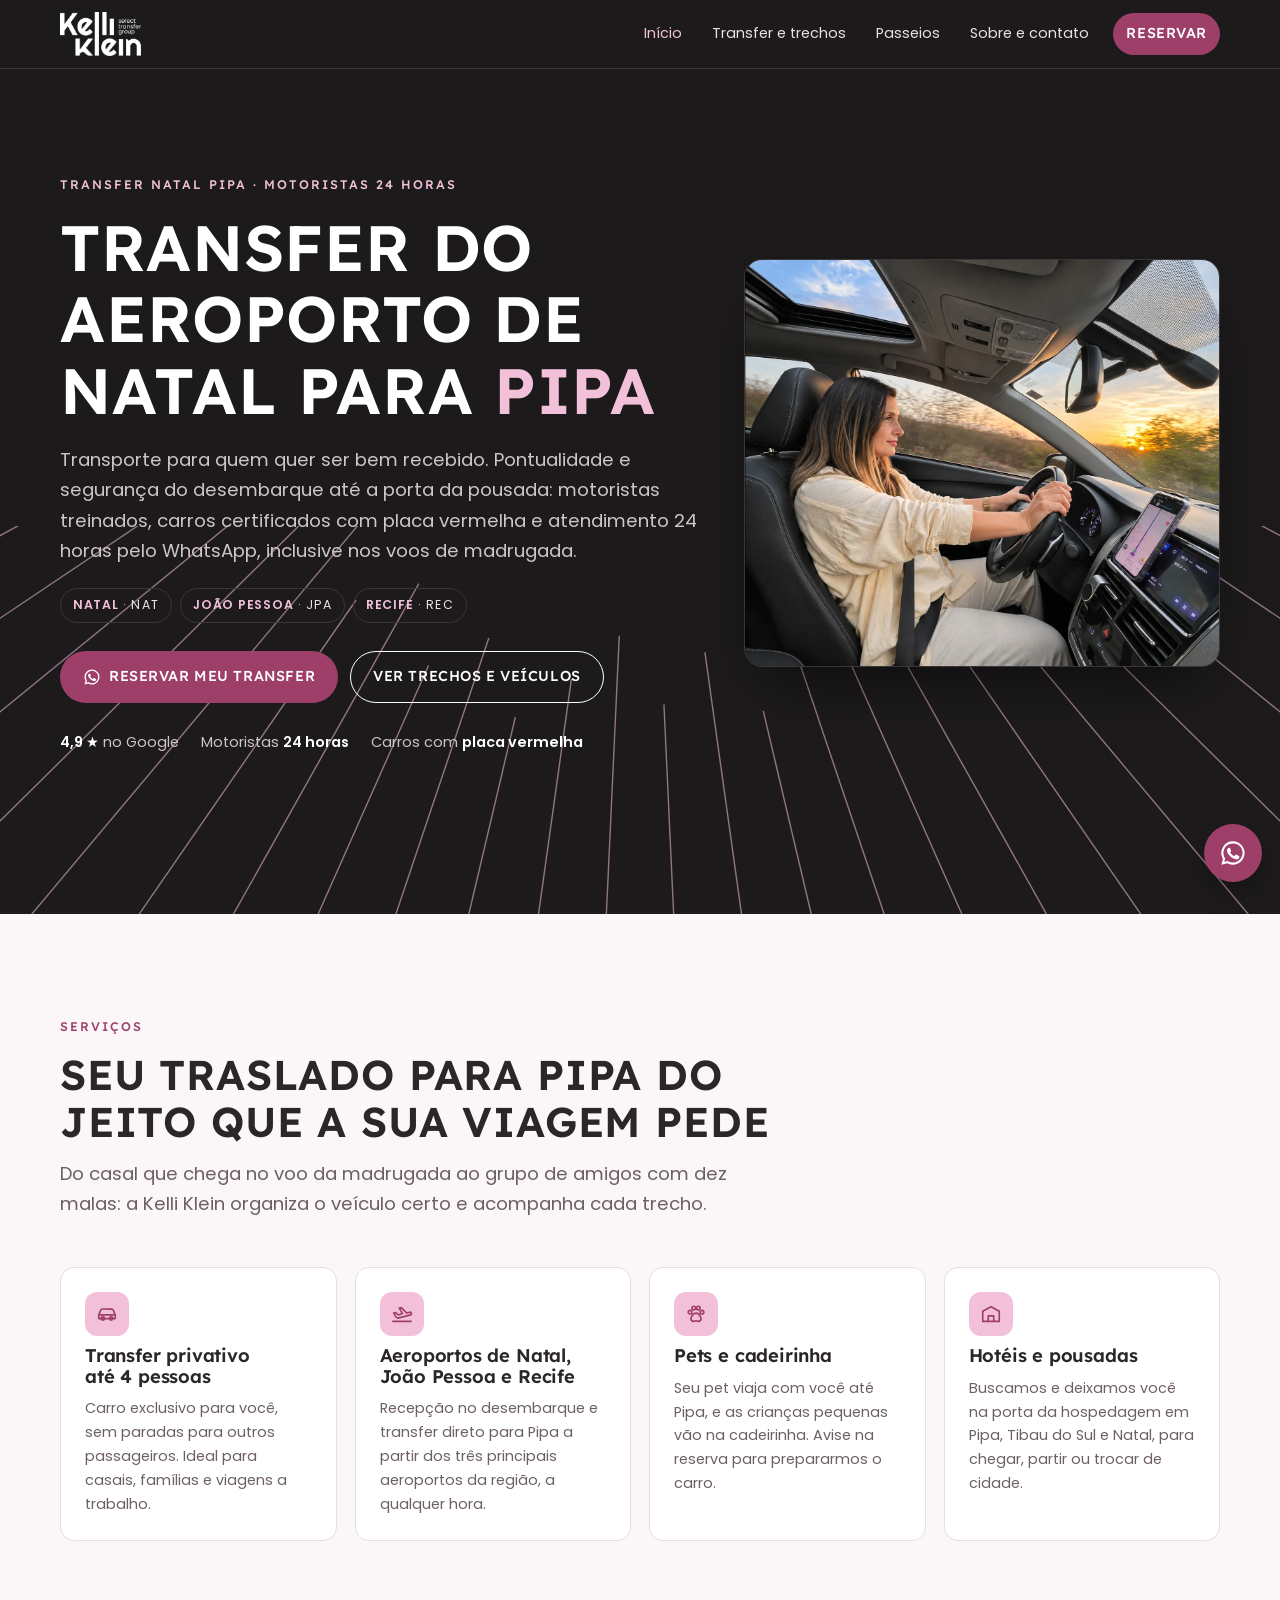
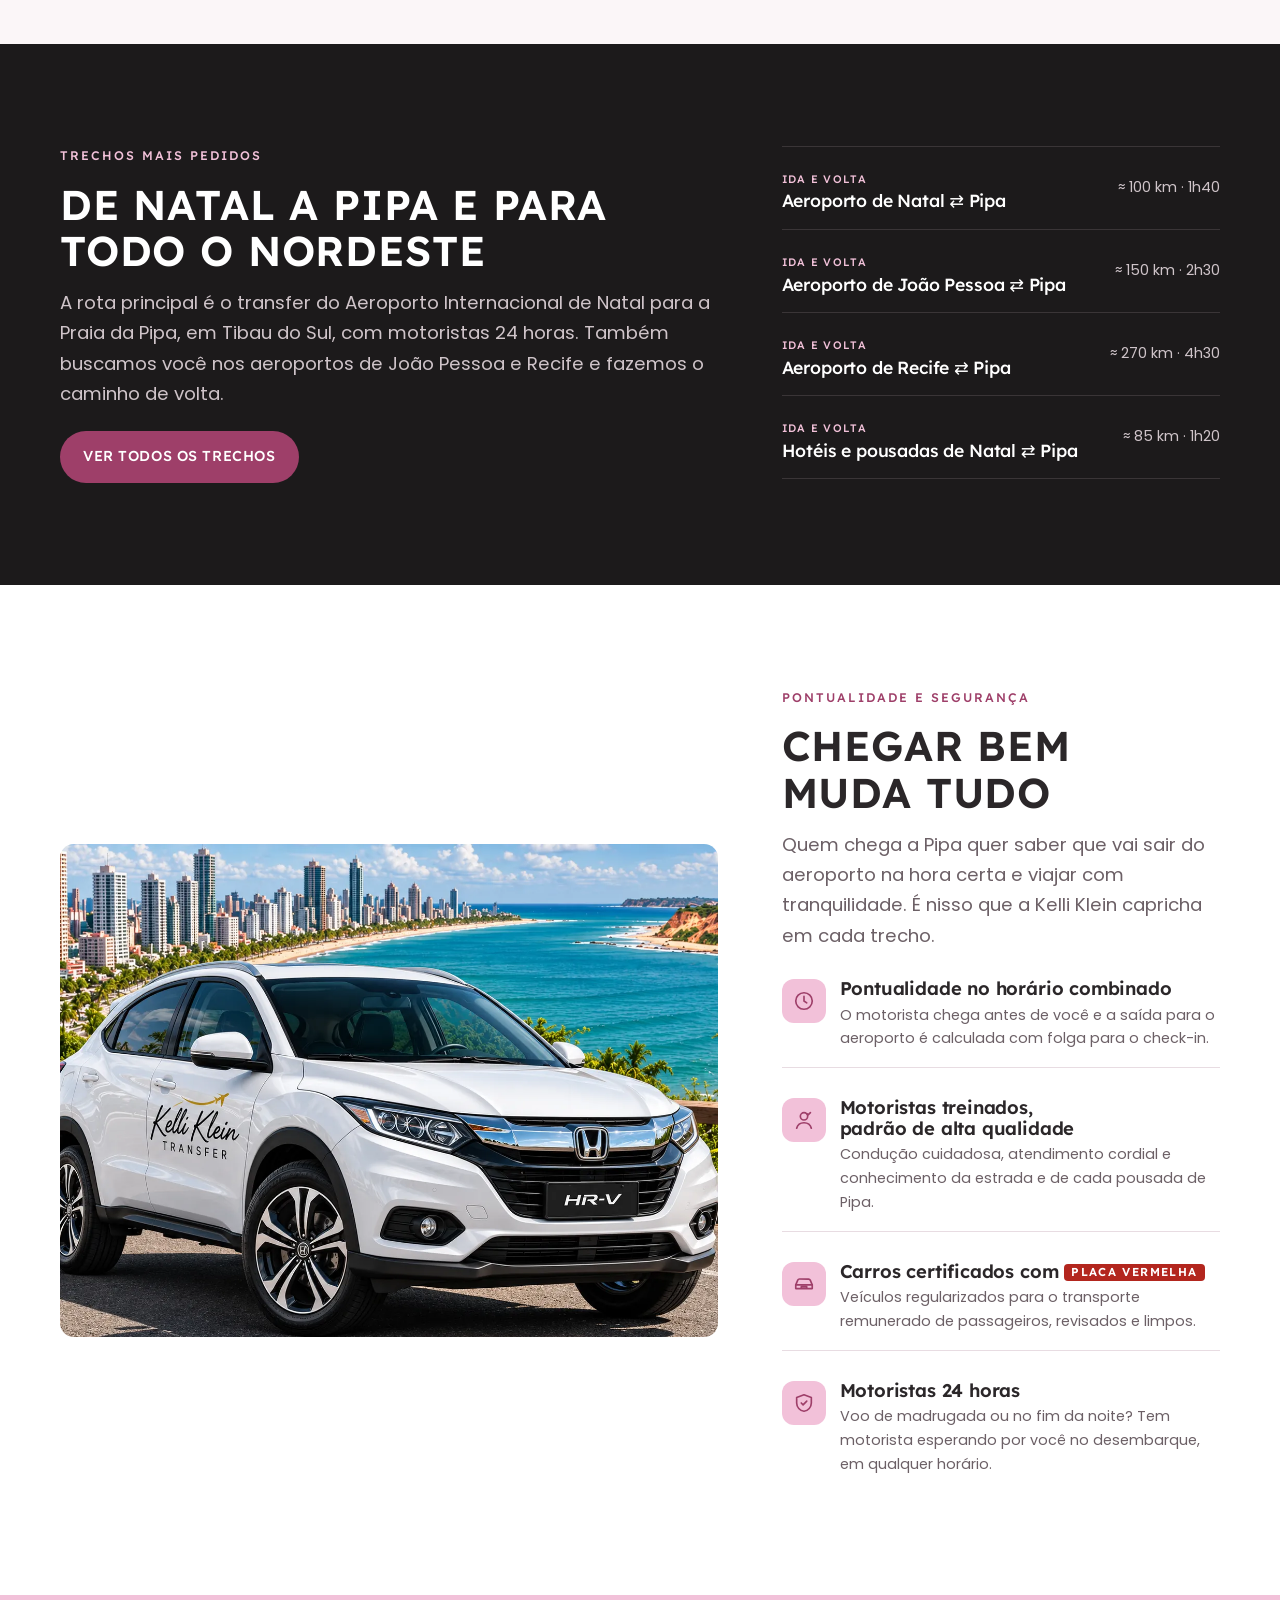
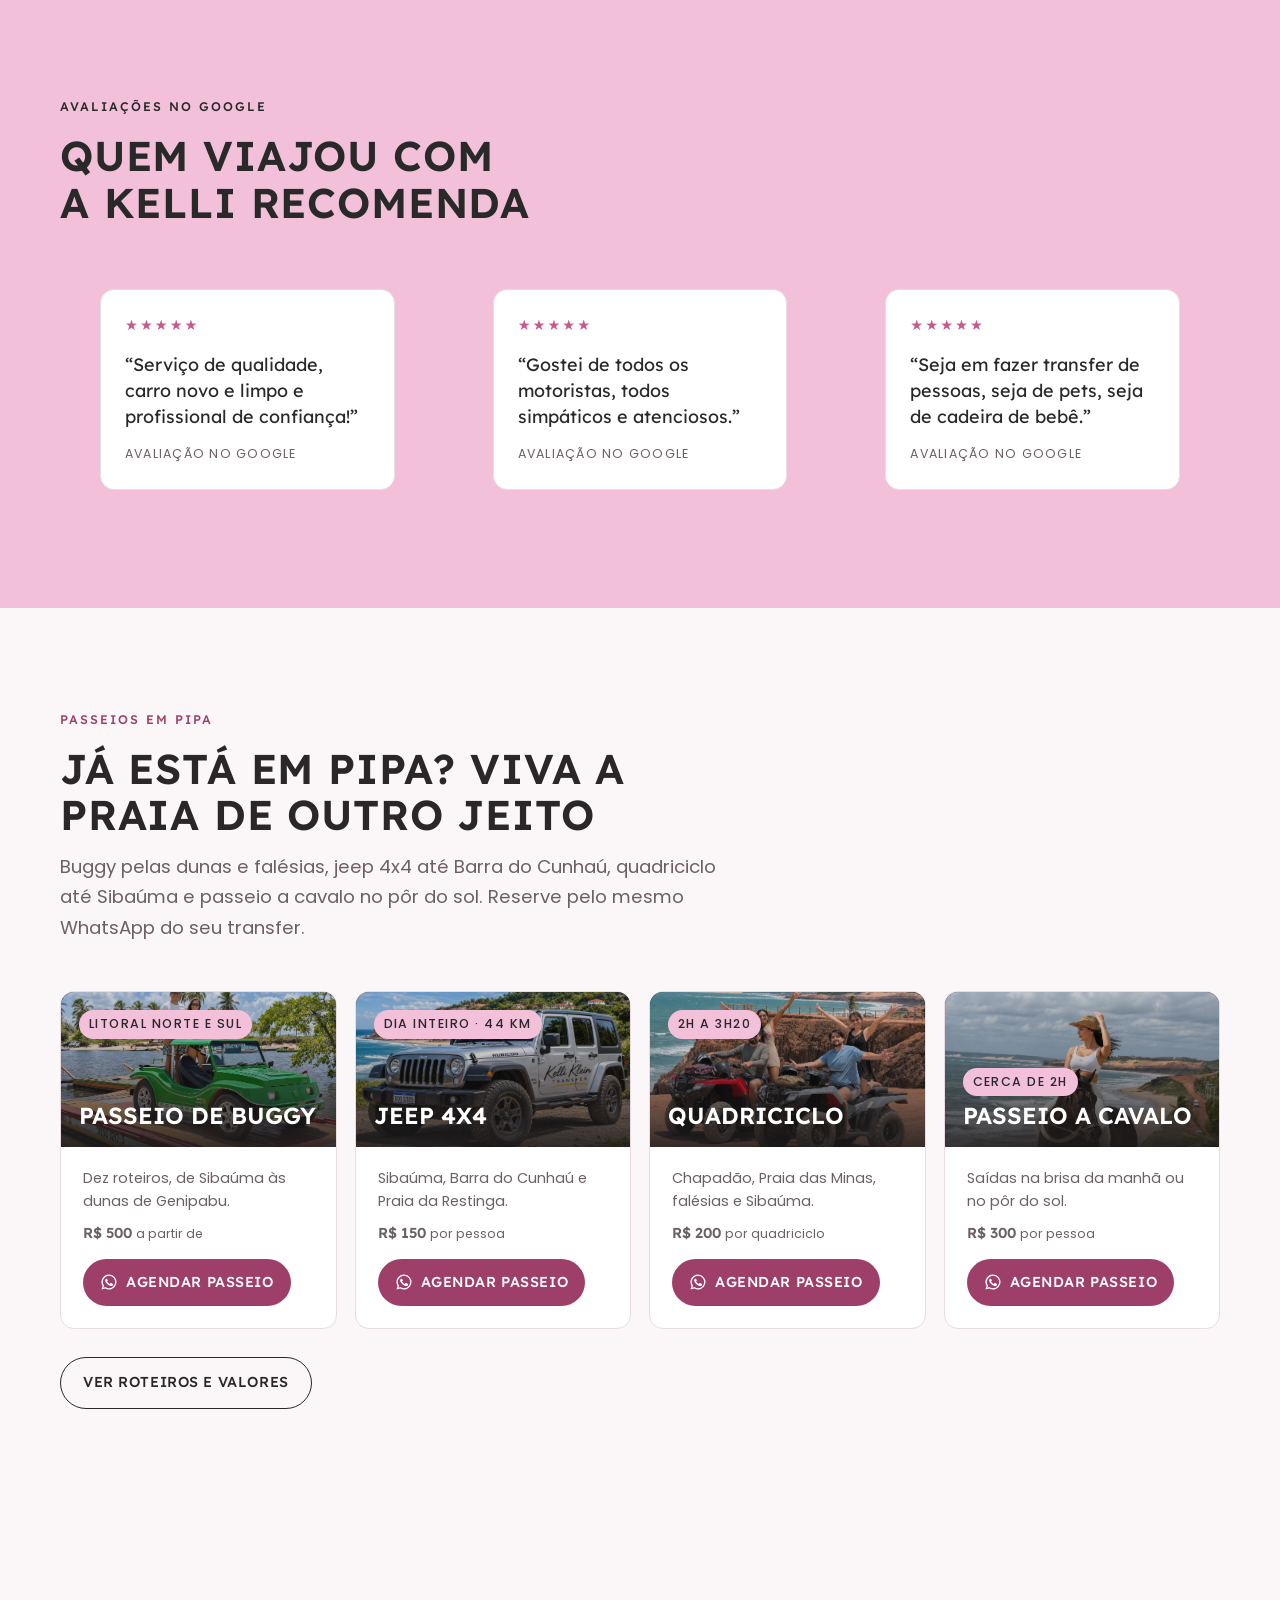
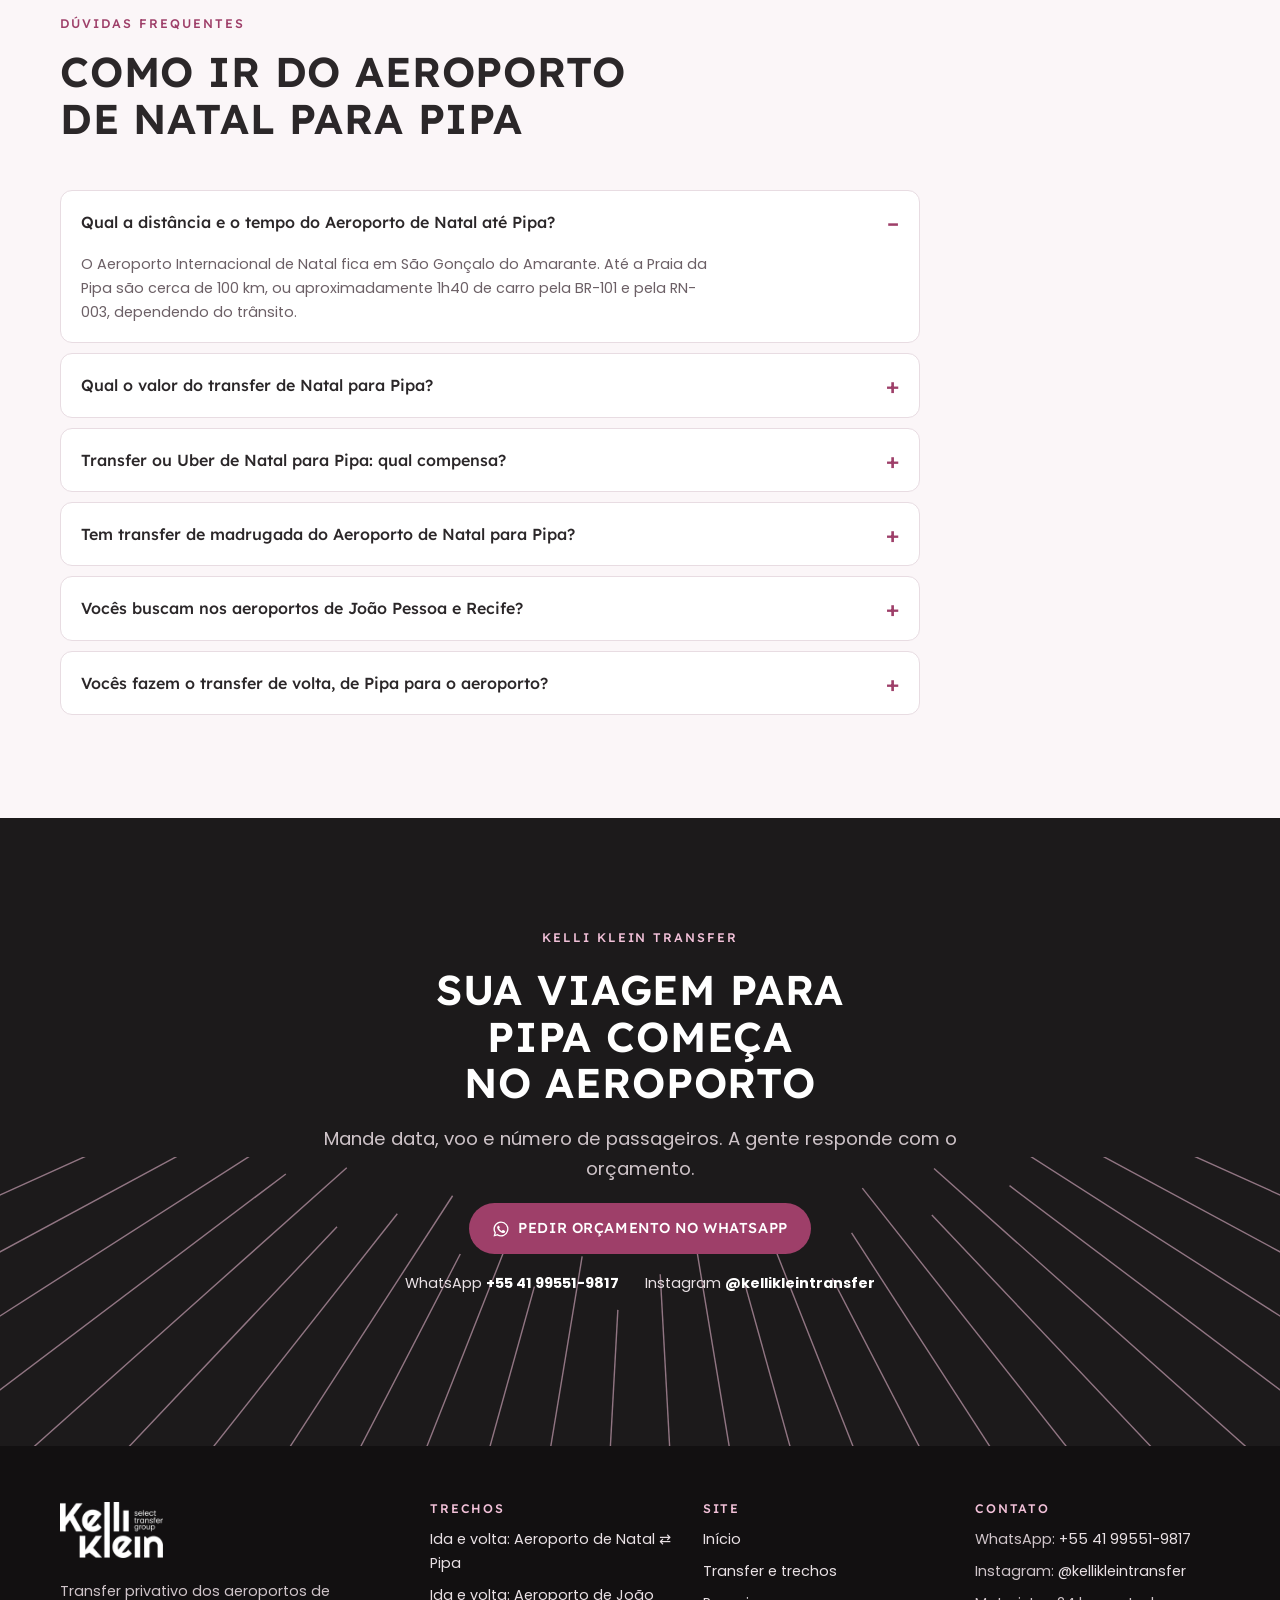
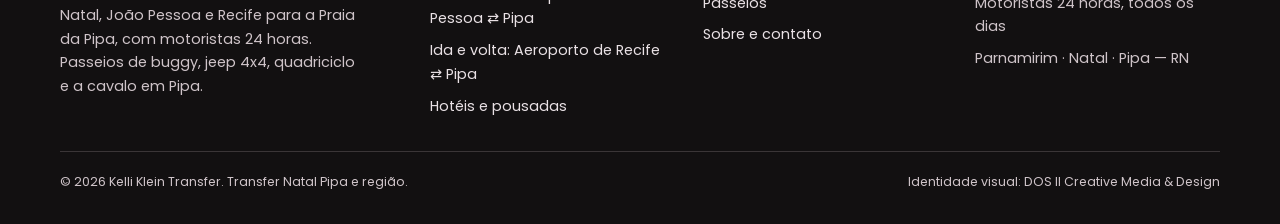
<file: index.html>
<!doctype html>
<html lang="pt-BR">
<head>
<meta charset="utf-8">
<meta name="viewport" content="width=device-width, initial-scale=1, viewport-fit=cover">
<title>Transfer Natal Pipa | Aeroporto de Natal para Pipa | Kelli Klein</title>
<meta name="claude:viewport-fit-sides" content="cover">
<meta name="description" content="Transfer privativo do Aeroporto de Natal para a Praia da Pipa com motoristas 24 horas. Também atendemos os aeroportos de João Pessoa e Recife. Reserve no WhatsApp.">
<link rel="canonical" href="https://www.kellikleintransfer.com.br/">
<meta name="robots" content="index, follow">
<meta name="theme-color" content="#1C1A1B">
<meta property="og:type" content="website">
<meta property="og:locale" content="pt_BR">
<meta property="og:site_name" content="Kelli Klein Transfer">
<meta property="og:title" content="Transfer Natal Pipa | Aeroporto de Natal para Pipa | Kelli Klein">
<meta property="og:description" content="Transfer privativo do Aeroporto de Natal para a Praia da Pipa com motoristas 24 horas. Também atendemos os aeroportos de João Pessoa e Recife. Reserve no WhatsApp.">
<meta property="og:url" content="https://www.kellikleintransfer.com.br/">
<meta property="og:image" content="https://www.kellikleintransfer.com.br/img/carro-transfer-natal-pipa.webp">
<meta name="twitter:card" content="summary_large_image">
<link rel="preconnect" href="https://fonts.googleapis.com">
<link rel="preconnect" href="https://fonts.gstatic.com" crossorigin>
<link rel="stylesheet" href="https://fonts.googleapis.com/css2?family=Lexend:wght@400;500;600&family=Poppins:wght@400;500;600&display=swap">
<link rel="stylesheet" href="styles.css">
<script type="application/ld+json">{"@context": "https://schema.org", "@graph": [{"@type": ["LocalBusiness", "TaxiService"], "@id": "https://www.kellikleintransfer.com.br/#empresa", "name": "Kelli Klein Transfer", "alternateName": "Kelli Klein Transfer Natal Pipa e Região", "slogan": "Transporte para quem quer ser bem recebido", "description": "Transfer privativo do Aeroporto de Natal para Pipa com pontualidade e segurança: motoristas treinados, carros certificados com placa vermelha e atendimento 24 horas.", "url": "https://www.kellikleintransfer.com.br/", "telephone": "+5541995519817", "image": ["https://www.kellikleintransfer.com.br/img/carro-transfer-natal-pipa.webp", "https://www.kellikleintransfer.com.br/img/kelli-klein-motorista-transfer-pipa.webp"], "logo": "https://www.kellikleintransfer.com.br/logo-kelli-klein.png", "priceRange": "$$", "address": {"@type": "PostalAddress", "streetAddress": "R. Dr. Ronaldo Maranhão, 1071 - Casa 31 - Nova Esperança", "addressLocality": "Parnamirim", "addressRegion": "RN", "postalCode": "59144-040", "addressCountry": "BR"}, "areaServed": [{"@type": "City", "name": "Natal"}, {"@type": "City", "name": "Tibau do Sul"}, {"@type": "Place", "name": "Praia da Pipa"}, {"@type": "City", "name": "Parnamirim"}, {"@type": "City", "name": "São Gonçalo do Amarante"}, {"@type": "City", "name": "João Pessoa"}, {"@type": "City", "name": "Recife"}, {"@type": "City", "name": "Baía Formosa"}, {"@type": "State", "name": "Rio Grande do Norte"}], "availableLanguage": ["pt-BR", "es"], "openingHoursSpecification": {"@type": "OpeningHoursSpecification", "dayOfWeek": ["Monday", "Tuesday", "Wednesday", "Thursday", "Friday", "Saturday", "Sunday"], "opens": "00:00", "closes": "23:59"}, "sameAs": ["https://www.instagram.com/kellikleintransfer/"]}, {"@type": "WebSite", "@id": "https://www.kellikleintransfer.com.br/#site", "url": "https://www.kellikleintransfer.com.br/", "name": "Kelli Klein Transfer", "inLanguage": "pt-BR"}, {"@type": "FAQPage", "mainEntity": [{"@type": "Question", "name": "Qual a distância e o tempo do Aeroporto de Natal até Pipa?", "acceptedAnswer": {"@type": "Answer", "text": "O Aeroporto Internacional de Natal fica em São Gonçalo do Amarante. Até a Praia da Pipa são cerca de 100 km, ou aproximadamente 1h40 de carro pela BR-101 e pela RN-003, dependendo do trânsito."}}, {"@type": "Question", "name": "Qual o valor do transfer de Natal para Pipa?", "acceptedAnswer": {"@type": "Answer", "text": "O valor depende do veículo (carro executivo ou van), do número de passageiros, da quantidade de malas e do horário. Envie seus dados pelo WhatsApp e receba o orçamento fechado do trecho em poucos minutos."}}, {"@type": "Question", "name": "Transfer ou Uber de Natal para Pipa: qual compensa?", "acceptedAnswer": {"@type": "Answer", "text": "Muitos motoristas de aplicativo recusam corridas longas para Pipa ou cobram a volta. Com o transfer, você reserva antes, sabe o valor total, tem motorista esperando no desembarque e espaço garantido para as malas."}}, {"@type": "Question", "name": "Tem transfer de madrugada do Aeroporto de Natal para Pipa?", "acceptedAnswer": {"@type": "Answer", "text": "Sim. Os motoristas da Kelli Klein trabalham 24 horas. Informe o número e o horário do voo na reserva e o motorista estará no desembarque na sua chegada."}}, {"@type": "Question", "name": "Vocês buscam nos aeroportos de João Pessoa e Recife?", "acceptedAnswer": {"@type": "Answer", "text": "Sim. Do Aeroporto de João Pessoa até Pipa são cerca de 150 km (2h30) e do Aeroporto de Recife, cerca de 270 km (4h30), em carro privativo para até 4 pessoas."}}, {"@type": "Question", "name": "Vocês fazem o transfer de volta, de Pipa para o aeroporto?", "acceptedAnswer": {"@type": "Answer", "text": "Sim. Buscamos você na pousada ou casa em Pipa com antecedência segura em relação ao horário do voo. Você pode reservar ida e volta juntas."}}]}]}</script>
</head>
<body>
<header class="topo">
  <div class="wrap">
    <a class="marca" href="index.html" aria-label="Kelli Klein Transfer, página inicial">
      <img src="logo-kelli-klein.png" alt="Kelli Klein Transfer" width="81" height="44">
    </a>
    <button class="menu-toggle" type="button" aria-expanded="false" aria-controls="menu">Menu</button>
    <nav class="menu" id="menu" aria-label="Principal">
      <a href="index.html" aria-current="page">Início</a><a href="transfer-natal-pipa.html">Transfer e trechos</a><a href="passeios-em-pipa.html">Passeios</a><a href="sobre-e-contato.html">Sobre e contato</a>
      <a class="btn btn-rosa" href="https://wa.me/5541995519817?text=Ol%C3%A1%2C%20vim%20do%20site%20Kelli%20Klein%20Transfer%20e%20gostaria%20de%20agendar%20minha%20viagem" target="_blank" rel="noopener">Reservar</a>
    </nav>
  </div>
</header>
<main>
<section class="hero com-foto" aria-labelledby="h1">
  <div class="wrap">
    <div>
      <span class="eyebrow">Transfer Natal Pipa · Motoristas 24 horas</span>
      <h1 id="h1">Transfer do Aeroporto de Natal para <em>Pipa</em></h1>
      <p class="lead">Transporte para quem quer ser bem recebido. Pontualidade e segurança do desembarque até a porta da pousada: motoristas treinados, carros certificados com placa vermelha e atendimento 24 horas pelo WhatsApp, inclusive nos voos de madrugada.</p>
      <ul class="aeroportos" aria-label="Aeroportos atendidos"><li><b>Natal</b> · NAT</li><li><b>João Pessoa</b> · JPA</li><li><b>Recife</b> · REC</li></ul>
      <div class="acoes">
        <a class="btn btn-rosa" href="https://wa.me/5541995519817?text=Ol%C3%A1%2C%20vim%20do%20site%20Kelli%20Klein%20Transfer%20e%20gostaria%20de%20agendar%20minha%20viagem" target="_blank" rel="noopener"><svg viewBox="0 0 24 24" fill="currentColor" aria-hidden="true"><path d="M12 2a10 10 0 0 0-8.6 15.1L2 22l5-1.3A10 10 0 1 0 12 2Zm0 18.2a8.2 8.2 0 0 1-4.2-1.2l-.3-.2-3 .8.8-2.9-.2-.3A8.2 8.2 0 1 1 12 20.2Zm4.5-6.1c-.2-.1-1.5-.7-1.7-.8-.2-.1-.4-.1-.6.1l-.8 1c-.1.2-.3.2-.5.1a6.7 6.7 0 0 1-3.3-2.9c-.3-.4.2-.4.7-1.4.1-.2 0-.3 0-.4l-.8-1.8c-.2-.5-.4-.4-.6-.4h-.5a1 1 0 0 0-.7.3 3 3 0 0 0-.9 2.2 5.2 5.2 0 0 0 1.1 2.7 11.8 11.8 0 0 0 4.5 4c1.7.7 2.3.8 3.2.6.5-.1 1.5-.6 1.7-1.2.2-.6.2-1.1.2-1.2-.1-.1-.2-.2-.5-.3Z"/></svg> Reservar meu transfer</a>
        <a class="btn btn-linha" href="transfer-natal-pipa.html">Ver trechos e veículos</a>
      </div>
      <div class="prova">
        <span><strong>4,9 ★</strong> no Google</span>
        <span>Motoristas <strong>24 horas</strong></span>
        <span>Carros com <strong>placa vermelha</strong></span>
      </div>
    </div>
    <figure class="hero-foto"><img src="img/kelli-klein-motorista-transfer-pipa.webp" alt="Kelli Klein dirigindo o carro do transfer ao entardecer na estrada para Pipa" width="1354" height="1161"></figure>
  </div>
  <div class="raios" data-n="30"></div>
</section>

<section class="faixa" aria-labelledby="servicos">
  <div class="wrap">
    <div class="cab-secao">
      <span class="eyebrow">Serviços</span>
      <h2 id="servicos">Seu traslado para Pipa do jeito que a sua viagem pede</h2>
      <p class="lead">Do casal que chega no voo da madrugada ao grupo de amigos com dez malas: a Kelli Klein organiza o veículo certo e acompanha cada trecho.</p>
    </div>
    <div class="grade g4">
      <article class="cartao">
        <div class="icone"><svg viewBox="0 0 24 24" fill="none" stroke="currentColor" stroke-width="1.8" stroke-linecap="round" stroke-linejoin="round"><path d="M3 13l2.2-5.2A2 2 0 0 1 7 6.6h10a2 2 0 0 1 1.8 1.2L21 13v4H3z"/><path d="M3 13h18"/><circle cx="7.5" cy="17" r="1.8"/><circle cx="16.5" cy="17" r="1.8"/></svg></div>
        <h3>Transfer privativo até 4 pessoas</h3>
        <p>Carro exclusivo para você, sem paradas para outros passageiros. Ideal para casais, famílias e viagens a trabalho.</p>
      </article>
      <article class="cartao">
        <div class="icone"><svg viewBox="0 0 24 24" fill="none" stroke="currentColor" stroke-width="1.8" stroke-linecap="round" stroke-linejoin="round"><path d="M2 20h20"/><path d="M5.5 15.5 3 11l2-.5 3 2.5 4.5-1.5L9 5.5l2.2-.5 6 6 3.3-1a1.6 1.6 0 0 1 1 3l-14 3.5z"/></svg></div>
        <h3>Aeroportos de Natal, João Pessoa e Recife</h3>
        <p>Recepção no desembarque e transfer direto para Pipa a partir dos três principais aeroportos da região, a qualquer hora.</p>
      </article>
      <article class="cartao">
        <div class="icone"><svg viewBox="0 0 24 24" fill="none" stroke="currentColor" stroke-width="1.8" stroke-linecap="round" stroke-linejoin="round"><circle cx="5.5" cy="10" r="2"/><circle cx="9.5" cy="5.5" r="2"/><circle cx="14.5" cy="5.5" r="2"/><circle cx="18.5" cy="10" r="2"/><path d="M12 11c-3 0-5.5 4-5.5 6.2C6.5 19 8 20 9.6 20c1 0 1.6-.6 2.4-.6s1.4.6 2.4.6c1.6 0 3.1-1 3.1-2.8C17.5 15 15 11 12 11z"/></svg></div>
        <h3>Pets e cadeirinha</h3>
        <p>Seu pet viaja com você até Pipa, e as crianças pequenas vão na cadeirinha. Avise na reserva para prepararmos o carro.</p>
      </article>
      <article class="cartao">
        <div class="icone"><svg viewBox="0 0 24 24" fill="none" stroke="currentColor" stroke-width="1.8" stroke-linecap="round" stroke-linejoin="round"><path d="M3 20V9l9-5 9 5v11"/><path d="M3 20h18"/><path d="M9 20v-6h6v6"/></svg></div>
        <h3>Hotéis e pousadas</h3>
        <p>Buscamos e deixamos você na porta da hospedagem em Pipa, Tibau do Sul e Natal, para chegar, partir ou trocar de cidade.</p>
      </article>
    </div>
  </div>
</section>

<section class="faixa escuro" aria-labelledby="trechos-h">
  <div class="wrap duas">
    <div class="cab-secao" style="margin-bottom:0">
      <span class="eyebrow">Trechos mais pedidos</span>
      <h2 id="trechos-h">De Natal a Pipa e para todo o Nordeste</h2>
      <p class="lead">A rota principal é o transfer do Aeroporto Internacional de Natal para a Praia da Pipa, em Tibau do Sul, com motoristas 24 horas. Também buscamos você nos aeroportos de João Pessoa e Recife e fazemos o caminho de volta.</p>
      <div class="acoes" style="display:flex;flex-wrap:wrap;gap:12px;margin-top:8px">
        <a class="btn btn-rosa" href="transfer-natal-pipa.html">Ver todos os trechos</a>
      </div>
    </div>
    <div class="trechos">
      <div class="trecho"><div><small class="ida">Ida e volta</small><h3>Aeroporto de Natal ⇄ Pipa</h3></div><span>≈ 100 km · 1h40</span></div>
      <div class="trecho"><div><small class="ida">Ida e volta</small><h3>Aeroporto de João Pessoa ⇄ Pipa</h3></div><span>≈ 150 km · 2h30</span></div>
      <div class="trecho"><div><small class="ida">Ida e volta</small><h3>Aeroporto de Recife ⇄ Pipa</h3></div><span>≈ 270 km · 4h30</span></div>
      <div class="trecho"><div><small class="ida">Ida e volta</small><h3>Hotéis e pousadas de Natal ⇄ Pipa</h3></div><span>≈ 85 km · 1h20</span></div>
    </div>
  </div>
</section>

<section class="faixa branco" aria-labelledby="porque">
  <div class="wrap duas" style="align-items:center">
    <figure class="foto-alta"><img src="img/carro-transfer-natal-pipa.webp" alt="Carro do transfer Kelli Klein com vista para o mar, entre Natal e Pipa" width="1400" height="952" loading="lazy" decoding="async"></figure>
    <div>
      <div class="cab-secao" style="margin-bottom:12px">
        <span class="eyebrow">Pontualidade e segurança</span>
        <h2 id="porque">Chegar bem muda tudo</h2>
        <p class="lead">Quem chega a Pipa quer saber que vai sair do aeroporto na hora certa e viajar com tranquilidade. É nisso que a Kelli Klein capricha em cada trecho.</p>
      </div>
      <div class="garantias">
        <div class="garantia"><div class="icone"><svg viewBox="0 0 24 24" fill="none" stroke="currentColor" stroke-width="1.8" stroke-linecap="round" stroke-linejoin="round"><circle cx="12" cy="12" r="9"/><path d="M12 7v5l3 2"/></svg></div><div><h3>Pontualidade no horário combinado</h3><p>O motorista chega antes de você e a saída para o aeroporto é calculada com folga para o check-in.</p></div></div>
        <div class="garantia"><div class="icone"><svg viewBox="0 0 24 24" fill="none" stroke="currentColor" stroke-width="1.8" stroke-linecap="round" stroke-linejoin="round"><circle cx="12" cy="8" r="4"/><path d="M4 21c1-4 4.5-6 8-6s7 2 8 6"/><path d="m15 5 1.5 1.5L19 4"/></svg></div><div><h3>Motoristas treinados, padrão de alta qualidade</h3><p>Condução cuidadosa, atendimento cordial e conhecimento da estrada e de cada pousada de Pipa.</p></div></div>
        <div class="garantia"><div class="icone"><svg viewBox="0 0 24 24" fill="none" stroke="currentColor" stroke-width="1.8" stroke-linecap="round" stroke-linejoin="round"><path d="M3 13l2.2-5.2A2 2 0 0 1 7 6.6h10a2 2 0 0 1 1.8 1.2L21 13v4H3z"/><path d="M3 13h18"/><rect x="9" y="14.5" width="6" height="2" rx=".5"/></svg></div><div><h3>Carros certificados com <span class="placa-vermelha">placa vermelha</span></h3><p>Veículos regularizados para o transporte remunerado de passageiros, revisados e limpos.</p></div></div>
        <div class="garantia"><div class="icone"><svg viewBox="0 0 24 24" fill="none" stroke="currentColor" stroke-width="1.8" stroke-linecap="round" stroke-linejoin="round"><path d="M12 3 4 6v6c0 4.5 3.4 8.3 8 9 4.6-.7 8-4.5 8-9V6z"/><path d="m9 12 2 2 4-4"/></svg></div><div><h3>Motoristas 24 horas</h3><p>Voo de madrugada ou no fim da noite? Tem motorista esperando por você no desembarque, em qualquer horário.</p></div></div>
      </div>
    </div>
  </div>
</section>

<section class="faixa nevoa" aria-labelledby="depo-h">
  <div class="wrap">
    <div class="cab-secao">
      <span class="eyebrow">Avaliações no Google</span>
      <h2 id="depo-h">Quem viajou com a Kelli recomenda</h2>
    </div>
    <div class="grade g3">
      <figure class="cartao depo">
        <span class="estrelas" aria-label="5 de 5 estrelas">★★★★★</span>
        <blockquote>“Serviço de qualidade, carro novo e limpo e profissional de confiança!”</blockquote>
        <cite>Avaliação no Google</cite>
      </figure>
      <figure class="cartao depo">
        <span class="estrelas" aria-label="5 de 5 estrelas">★★★★★</span>
        <blockquote>“Gostei de todos os motoristas, todos simpáticos e atenciosos.”</blockquote>
        <cite>Avaliação no Google</cite>
      </figure>
      <figure class="cartao depo">
        <span class="estrelas" aria-label="5 de 5 estrelas">★★★★★</span>
        <blockquote>“Seja em fazer transfer de pessoas, seja de pets, seja de cadeira de bebê.”</blockquote>
        <cite>Avaliação no Google</cite>
      </figure>
    </div>
  </div>
</section>

<section class="faixa" aria-labelledby="passeios-h">
  <div class="wrap">
    <div class="cab-secao">
      <span class="eyebrow">Passeios em Pipa</span>
      <h2 id="passeios-h">Já está em Pipa? Viva a praia de outro jeito</h2>
      <p class="lead">Buggy pelas dunas e falésias, jeep 4x4 até Barra do Cunhaú, quadriciclo até Sibaúma e passeio a cavalo no pôr do sol. Reserve pelo mesmo WhatsApp do seu transfer.</p>
    </div>
    <div class="grade g4">
      <article class="passeio clicavel" data-href="passeios-em-pipa.html#buggy">
        <a class="capa com-foto" href="passeios-em-pipa.html#buggy" aria-label="Ver detalhes: Passeio de buggy"><img class="fundo" src="img/passeio-de-buggy-em-pipa-balsa.webp" alt="Casal no buggy sobre a balsa do rio em passeio saindo de Pipa" width="1400" height="1054" loading="lazy" decoding="async"><span class="tag">Litoral norte e sul</span><span class="destino">Passeio de buggy</span></a>
        <div class="corpo"><p>Dez roteiros, de Sibaúma às dunas de Genipabu.</p><p class="preco">R$ 500<small>a partir de</small></p><a class="btn btn-rosa btn-card" href="https://wa.me/5541995519817?text=Ol%C3%A1%2C%20vim%20do%20site%20Kelli%20Klein%20Transfer%20e%20gostaria%20de%20agendar%20um%20passeio" target="_blank" rel="noopener"><svg viewBox="0 0 24 24" fill="currentColor" aria-hidden="true"><path d="M12 2a10 10 0 0 0-8.6 15.1L2 22l5-1.3A10 10 0 1 0 12 2Zm0 18.2a8.2 8.2 0 0 1-4.2-1.2l-.3-.2-3 .8.8-2.9-.2-.3A8.2 8.2 0 1 1 12 20.2Zm4.5-6.1c-.2-.1-1.5-.7-1.7-.8-.2-.1-.4-.1-.6.1l-.8 1c-.1.2-.3.2-.5.1a6.7 6.7 0 0 1-3.3-2.9c-.3-.4.2-.4.7-1.4.1-.2 0-.3 0-.4l-.8-1.8c-.2-.5-.4-.4-.6-.4h-.5a1 1 0 0 0-.7.3 3 3 0 0 0-.9 2.2 5.2 5.2 0 0 0 1.1 2.7 11.8 11.8 0 0 0 4.5 4c1.7.7 2.3.8 3.2.6.5-.1 1.5-.6 1.7-1.2.2-.6.2-1.1.2-1.2-.1-.1-.2-.2-.5-.3Z"/></svg> Agendar passeio</a></div>
      </article>
      <article class="passeio clicavel" data-href="passeios-em-pipa.html#jeep">
        <a class="capa com-foto" href="passeios-em-pipa.html#jeep" aria-label="Ver detalhes: Jeep 4x4"><img class="fundo" src="img/passeio-de-jeep-4x4-falesias-pipa.webp" alt="Jeep 4x4 da Kelli Klein Transfer diante das falésias de Pipa" width="1400" height="776" loading="lazy" decoding="async"><span class="tag">Dia inteiro · 44 km</span><span class="destino">Jeep 4x4</span></a>
        <div class="corpo"><p>Sibaúma, Barra do Cunhaú e Praia da Restinga.</p><p class="preco">R$ 150<small>por pessoa</small></p><a class="btn btn-rosa btn-card" href="https://wa.me/5541995519817?text=Ol%C3%A1%2C%20vim%20do%20site%20Kelli%20Klein%20Transfer%20e%20gostaria%20de%20agendar%20um%20passeio" target="_blank" rel="noopener"><svg viewBox="0 0 24 24" fill="currentColor" aria-hidden="true"><path d="M12 2a10 10 0 0 0-8.6 15.1L2 22l5-1.3A10 10 0 1 0 12 2Zm0 18.2a8.2 8.2 0 0 1-4.2-1.2l-.3-.2-3 .8.8-2.9-.2-.3A8.2 8.2 0 1 1 12 20.2Zm4.5-6.1c-.2-.1-1.5-.7-1.7-.8-.2-.1-.4-.1-.6.1l-.8 1c-.1.2-.3.2-.5.1a6.7 6.7 0 0 1-3.3-2.9c-.3-.4.2-.4.7-1.4.1-.2 0-.3 0-.4l-.8-1.8c-.2-.5-.4-.4-.6-.4h-.5a1 1 0 0 0-.7.3 3 3 0 0 0-.9 2.2 5.2 5.2 0 0 0 1.1 2.7 11.8 11.8 0 0 0 4.5 4c1.7.7 2.3.8 3.2.6.5-.1 1.5-.6 1.7-1.2.2-.6.2-1.1.2-1.2-.1-.1-.2-.2-.5-.3Z"/></svg> Agendar passeio</a></div>
      </article>
      <article class="passeio clicavel" data-href="passeios-em-pipa.html#quadriciclo">
        <a class="capa com-foto" href="passeios-em-pipa.html#quadriciclo" aria-label="Ver detalhes: Quadriciclo"><img class="fundo" src="img/passeio-de-quadriciclo-pipa-falesias.webp" alt="Grupo em quadriciclos no alto das falésias do litoral de Pipa" width="1362" height="1155" loading="lazy" decoding="async"><span class="tag">2h a 3h20</span><span class="destino">Quadriciclo</span></a>
        <div class="corpo"><p>Chapadão, Praia das Minas, falésias e Sibaúma.</p><p class="preco">R$ 200<small>por quadriciclo</small></p><a class="btn btn-rosa btn-card" href="https://wa.me/5541995519817?text=Ol%C3%A1%2C%20vim%20do%20site%20Kelli%20Klein%20Transfer%20e%20gostaria%20de%20agendar%20um%20passeio" target="_blank" rel="noopener"><svg viewBox="0 0 24 24" fill="currentColor" aria-hidden="true"><path d="M12 2a10 10 0 0 0-8.6 15.1L2 22l5-1.3A10 10 0 1 0 12 2Zm0 18.2a8.2 8.2 0 0 1-4.2-1.2l-.3-.2-3 .8.8-2.9-.2-.3A8.2 8.2 0 1 1 12 20.2Zm4.5-6.1c-.2-.1-1.5-.7-1.7-.8-.2-.1-.4-.1-.6.1l-.8 1c-.1.2-.3.2-.5.1a6.7 6.7 0 0 1-3.3-2.9c-.3-.4.2-.4.7-1.4.1-.2 0-.3 0-.4l-.8-1.8c-.2-.5-.4-.4-.6-.4h-.5a1 1 0 0 0-.7.3 3 3 0 0 0-.9 2.2 5.2 5.2 0 0 0 1.1 2.7 11.8 11.8 0 0 0 4.5 4c1.7.7 2.3.8 3.2.6.5-.1 1.5-.6 1.7-1.2.2-.6.2-1.1.2-1.2-.1-.1-.2-.2-.5-.3Z"/></svg> Agendar passeio</a></div>
      </article>
      <article class="passeio clicavel" data-href="passeios-em-pipa.html#cavalo">
        <a class="capa com-foto selo-embaixo" href="passeios-em-pipa.html#cavalo" aria-label="Ver detalhes: Passeio a cavalo"><img class="fundo foco-topo" src="img/passeio-a-cavalo-em-pipa-beira-mar.webp" alt="Passeio a cavalo na beira-mar de Pipa" width="1254" height="1254" loading="lazy" decoding="async"><span class="tag">Cerca de 2h</span><span class="destino">Passeio a cavalo</span></a>
        <div class="corpo"><p>Saídas na brisa da manhã ou no pôr do sol.</p><p class="preco">R$ 300<small>por pessoa</small></p><a class="btn btn-rosa btn-card" href="https://wa.me/5541995519817?text=Ol%C3%A1%2C%20vim%20do%20site%20Kelli%20Klein%20Transfer%20e%20gostaria%20de%20agendar%20um%20passeio" target="_blank" rel="noopener"><svg viewBox="0 0 24 24" fill="currentColor" aria-hidden="true"><path d="M12 2a10 10 0 0 0-8.6 15.1L2 22l5-1.3A10 10 0 1 0 12 2Zm0 18.2a8.2 8.2 0 0 1-4.2-1.2l-.3-.2-3 .8.8-2.9-.2-.3A8.2 8.2 0 1 1 12 20.2Zm4.5-6.1c-.2-.1-1.5-.7-1.7-.8-.2-.1-.4-.1-.6.1l-.8 1c-.1.2-.3.2-.5.1a6.7 6.7 0 0 1-3.3-2.9c-.3-.4.2-.4.7-1.4.1-.2 0-.3 0-.4l-.8-1.8c-.2-.5-.4-.4-.6-.4h-.5a1 1 0 0 0-.7.3 3 3 0 0 0-.9 2.2 5.2 5.2 0 0 0 1.1 2.7 11.8 11.8 0 0 0 4.5 4c1.7.7 2.3.8 3.2.6.5-.1 1.5-.6 1.7-1.2.2-.6.2-1.1.2-1.2-.1-.1-.2-.2-.5-.3Z"/></svg> Agendar passeio</a></div>
      </article>
    </div>
    <p style="margin-top:28px"><a class="btn btn-linha" href="passeios-em-pipa.html">Ver roteiros e valores</a></p>
  </div>
</section>

<section class="faixa papel" aria-labelledby="faq-h">
  <div class="wrap">
    <div class="cab-secao">
      <span class="eyebrow">Dúvidas frequentes</span>
      <h2 id="faq-h">Como ir do Aeroporto de Natal para Pipa</h2>
    </div>
    <div class="faq">
      <details open><summary>Qual a distância e o tempo do Aeroporto de Natal até Pipa?</summary>
        <p>O Aeroporto Internacional de Natal fica em São Gonçalo do Amarante. Até a Praia da Pipa são cerca de 100 km, ou aproximadamente 1h40 de carro pela BR-101 e pela RN-003, dependendo do trânsito.</p></details>
      <details><summary>Qual o valor do transfer de Natal para Pipa?</summary>
        <p>O valor depende do veículo (carro executivo ou van), do número de passageiros, da quantidade de malas e do horário. Envie seus dados pelo WhatsApp e receba o orçamento fechado do trecho em poucos minutos.</p></details>
      <details><summary>Transfer ou Uber de Natal para Pipa: qual compensa?</summary>
        <p>Muitos motoristas de aplicativo recusam corridas longas para Pipa ou cobram a volta. Com o transfer, você reserva antes, sabe o valor total, tem motorista esperando no desembarque e espaço garantido para as malas.</p></details>
      <details><summary>Tem transfer de madrugada do Aeroporto de Natal para Pipa?</summary>
        <p>Sim. Os motoristas da Kelli Klein trabalham 24 horas. Informe o número e o horário do voo na reserva e o motorista estará no desembarque na sua chegada.</p></details>
      <details><summary>Vocês buscam nos aeroportos de João Pessoa e Recife?</summary>
        <p>Sim. Do Aeroporto de João Pessoa até Pipa são cerca de 150 km (2h30) e do Aeroporto de Recife, cerca de 270 km (4h30), em carro privativo para até 4 pessoas.</p></details>
      <details><summary>Vocês fazem o transfer de volta, de Pipa para o aeroporto?</summary>
        <p>Sim. Buscamos você na pousada ou casa em Pipa com antecedência segura em relação ao horário do voo. Você pode reservar ida e volta juntas.</p></details>
    </div>
  </div>
</section>

<section class="chamada escuro" aria-labelledby="cta-h">
  <div class="wrap">
    <span class="eyebrow">Kelli Klein Transfer</span>
    <h2 id="cta-h">Sua viagem para Pipa começa no aeroporto</h2>
    <p class="lead">Mande data, voo e número de passageiros. A gente responde com o orçamento.</p>
    <a class="btn btn-rosa" href="https://wa.me/5541995519817?text=Ol%C3%A1%2C%20vim%20do%20site%20Kelli%20Klein%20Transfer%20e%20gostaria%20de%20agendar%20minha%20viagem" target="_blank" rel="noopener"><svg viewBox="0 0 24 24" fill="currentColor" aria-hidden="true"><path d="M12 2a10 10 0 0 0-8.6 15.1L2 22l5-1.3A10 10 0 1 0 12 2Zm0 18.2a8.2 8.2 0 0 1-4.2-1.2l-.3-.2-3 .8.8-2.9-.2-.3A8.2 8.2 0 1 1 12 20.2Zm4.5-6.1c-.2-.1-1.5-.7-1.7-.8-.2-.1-.4-.1-.6.1l-.8 1c-.1.2-.3.2-.5.1a6.7 6.7 0 0 1-3.3-2.9c-.3-.4.2-.4.7-1.4.1-.2 0-.3 0-.4l-.8-1.8c-.2-.5-.4-.4-.6-.4h-.5a1 1 0 0 0-.7.3 3 3 0 0 0-.9 2.2 5.2 5.2 0 0 0 1.1 2.7 11.8 11.8 0 0 0 4.5 4c1.7.7 2.3.8 3.2.6.5-.1 1.5-.6 1.7-1.2.2-.6.2-1.1.2-1.2-.1-.1-.2-.2-.5-.3Z"/></svg> Pedir orçamento no WhatsApp</a>
    <div class="contatos"><span>WhatsApp <b>+55 41 99551-9817</b></span><span>Instagram <b>@kellikleintransfer</b></span></div>
  </div>
  <div class="raios" data-n="34"></div>
</section>

</main>
<footer class="rodape">
  <div class="wrap">
    <div class="cols">
      <div>
        <a class="marca" href="index.html"><img src="logo-kelli-klein.png" alt="Kelli Klein Transfer" width="81" height="44"></a>
        <p style="margin-top:14px;max-width:34ch">Transfer privativo dos aeroportos de Natal, João Pessoa e Recife para a Praia da Pipa, com motoristas 24 horas. Passeios de buggy, jeep 4x4, quadriciclo e a cavalo em Pipa.</p>
      </div>
      <div>
        <h3>Trechos</h3>
        <ul>
          <li><a href="transfer-natal-pipa.html#aeroporto">Ida e volta: Aeroporto de Natal ⇄ Pipa</a></li>
          <li><a href="transfer-natal-pipa.html#joao-pessoa">Ida e volta: Aeroporto de João Pessoa ⇄ Pipa</a></li>
          <li><a href="transfer-natal-pipa.html#recife">Ida e volta: Aeroporto de Recife ⇄ Pipa</a></li>
          <li><a href="transfer-natal-pipa.html#trechos">Hotéis e pousadas</a></li>
        </ul>
      </div>
      <div>
        <h3>Site</h3>
        <ul><li><a href="index.html">Início</a></li><li><a href="transfer-natal-pipa.html">Transfer e trechos</a></li><li><a href="passeios-em-pipa.html">Passeios</a></li><li><a href="sobre-e-contato.html">Sobre e contato</a></li></ul>
      </div>
      <div>
        <h3>Contato</h3>
        <ul>
          <li>WhatsApp: <a href="https://wa.me/5541995519817?text=Ol%C3%A1%2C%20vim%20do%20site%20Kelli%20Klein%20Transfer%20e%20gostaria%20de%20agendar%20minha%20viagem" target="_blank" rel="noopener">+55 41 99551-9817</a></li>
          <li>Instagram: <a href="https://www.instagram.com/kellikleintransfer/" target="_blank" rel="noopener">@kellikleintransfer</a></li>
          <li>Motoristas 24 horas, todos os dias</li>
          <li>Parnamirim · Natal · Pipa — RN</li>
        </ul>
      </div>
    </div>
    <div class="base">
      <span>© <span data-ano>2026</span> Kelli Klein Transfer. Transfer Natal Pipa e região.</span>
      <span>Identidade visual: DOS II Creative Media & Design</span>
    </div>
  </div>
</footer>
<a class="zap" href="https://wa.me/5541995519817?text=Ol%C3%A1%2C%20vim%20do%20site%20Kelli%20Klein%20Transfer%20e%20gostaria%20de%20agendar%20minha%20viagem" target="_blank" rel="noopener" aria-label="Falar com a Kelli Klein Transfer no WhatsApp"><svg viewBox="0 0 24 24" fill="currentColor" aria-hidden="true"><path d="M12 2a10 10 0 0 0-8.6 15.1L2 22l5-1.3A10 10 0 1 0 12 2Zm0 18.2a8.2 8.2 0 0 1-4.2-1.2l-.3-.2-3 .8.8-2.9-.2-.3A8.2 8.2 0 1 1 12 20.2Zm4.5-6.1c-.2-.1-1.5-.7-1.7-.8-.2-.1-.4-.1-.6.1l-.8 1c-.1.2-.3.2-.5.1a6.7 6.7 0 0 1-3.3-2.9c-.3-.4.2-.4.7-1.4.1-.2 0-.3 0-.4l-.8-1.8c-.2-.5-.4-.4-.6-.4h-.5a1 1 0 0 0-.7.3 3 3 0 0 0-.9 2.2 5.2 5.2 0 0 0 1.1 2.7 11.8 11.8 0 0 0 4.5 4c1.7.7 2.3.8 3.2.6.5-.1 1.5-.6 1.7-1.2.2-.6.2-1.1.2-1.2-.1-.1-.2-.2-.5-.3Z"/></svg></a>
<script src="site.js"></script>
</body>
</html>
</file>
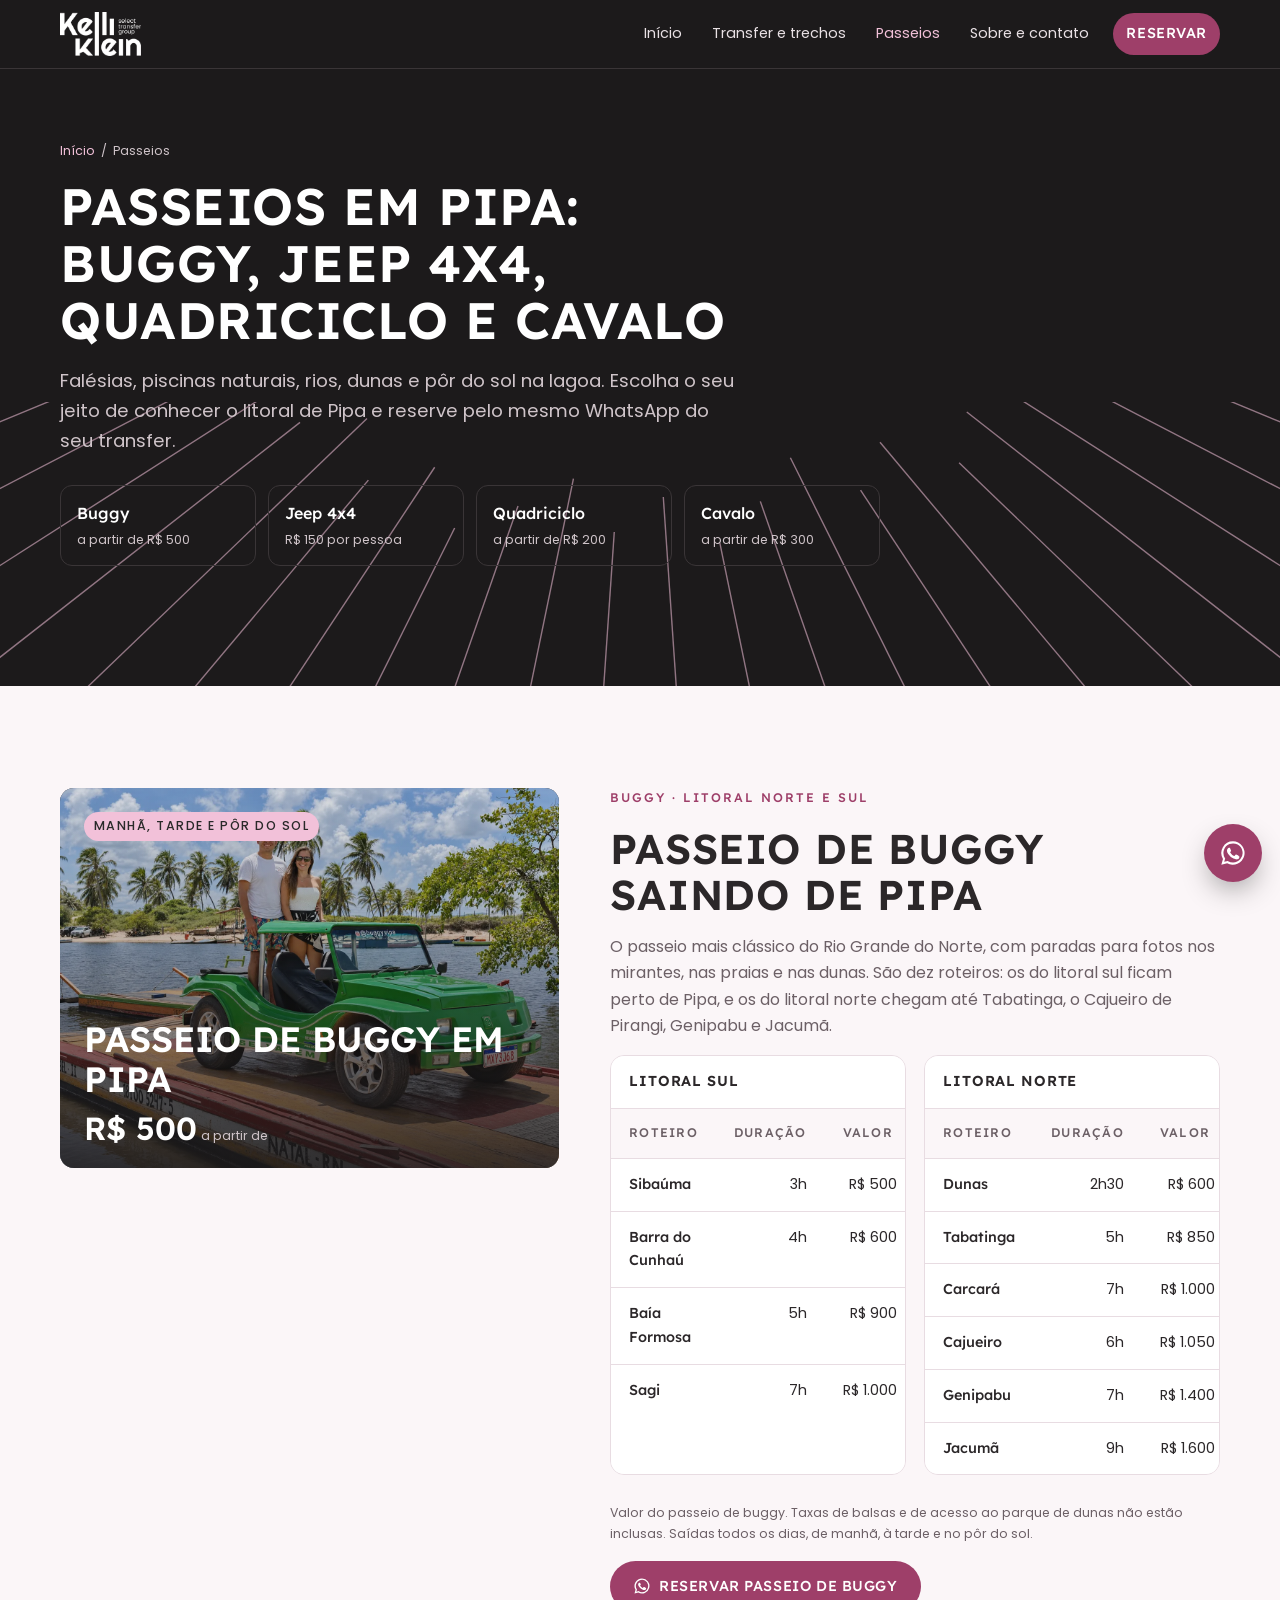
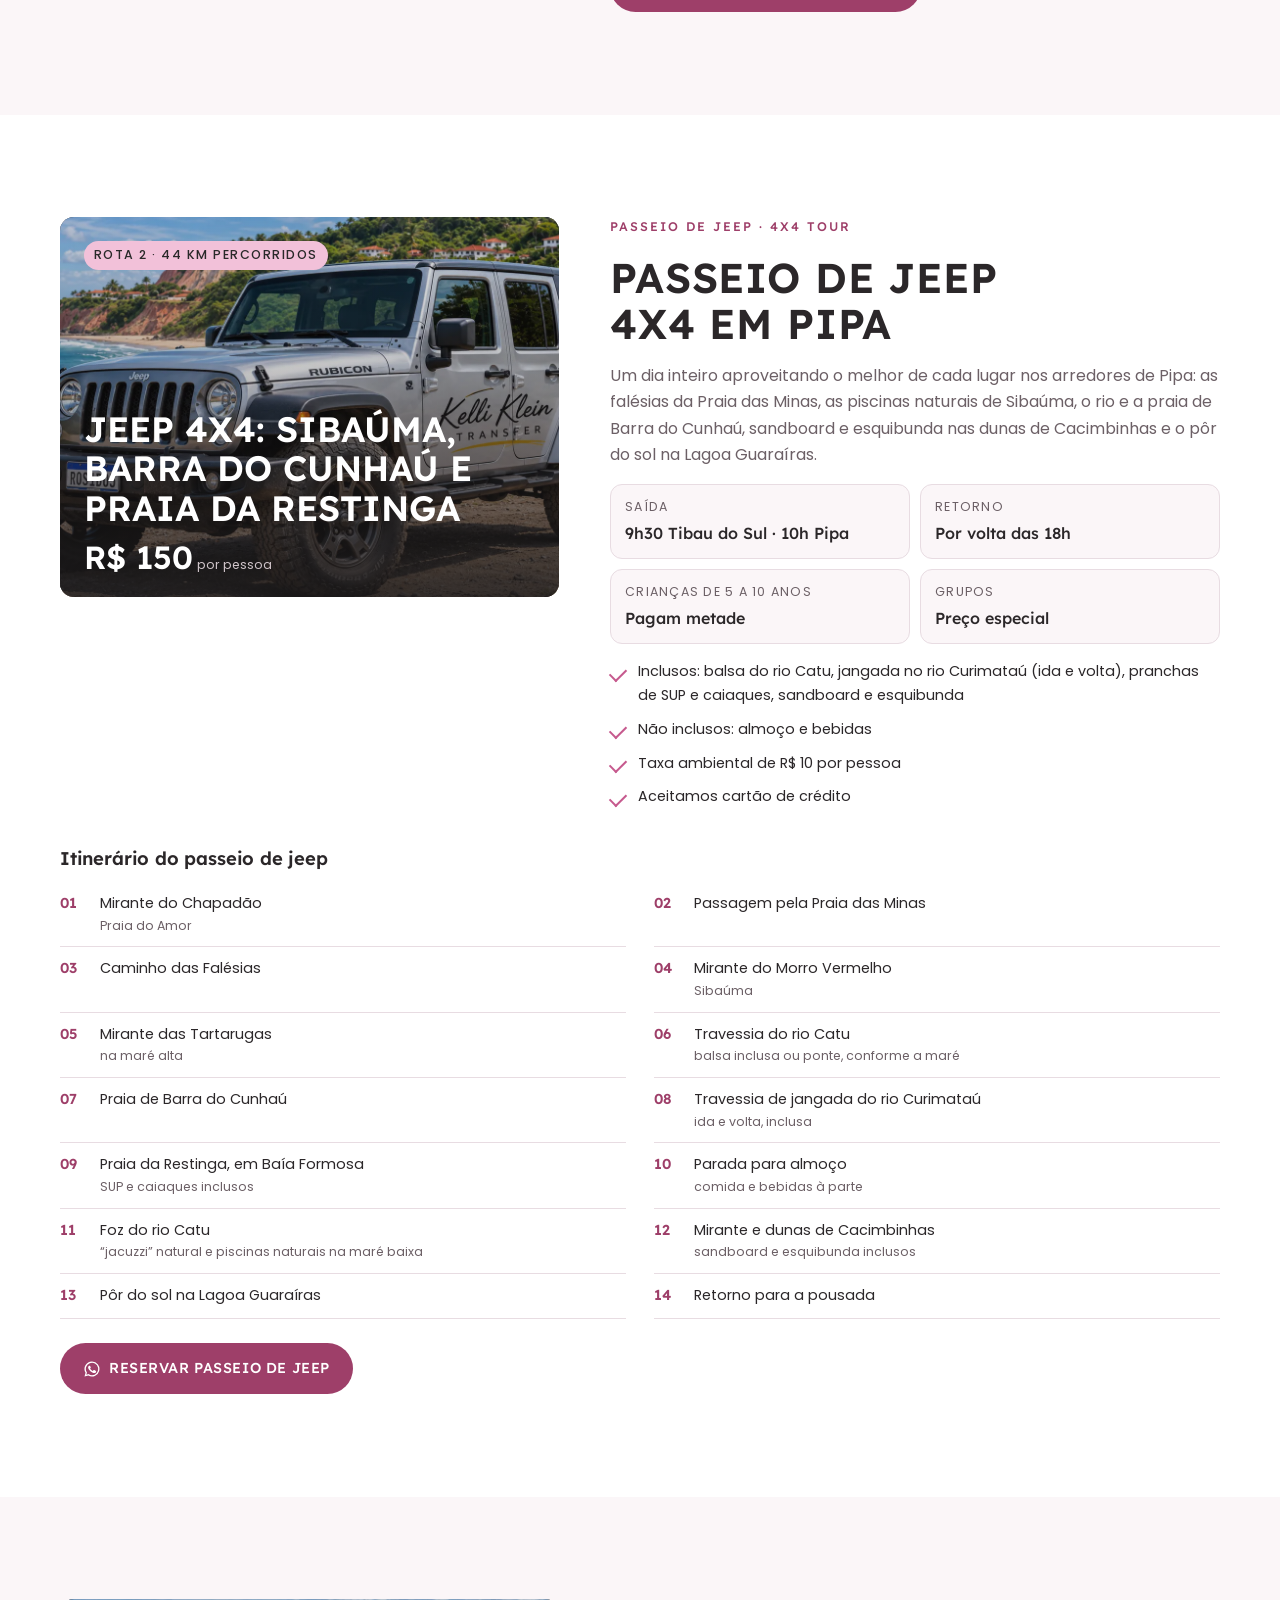
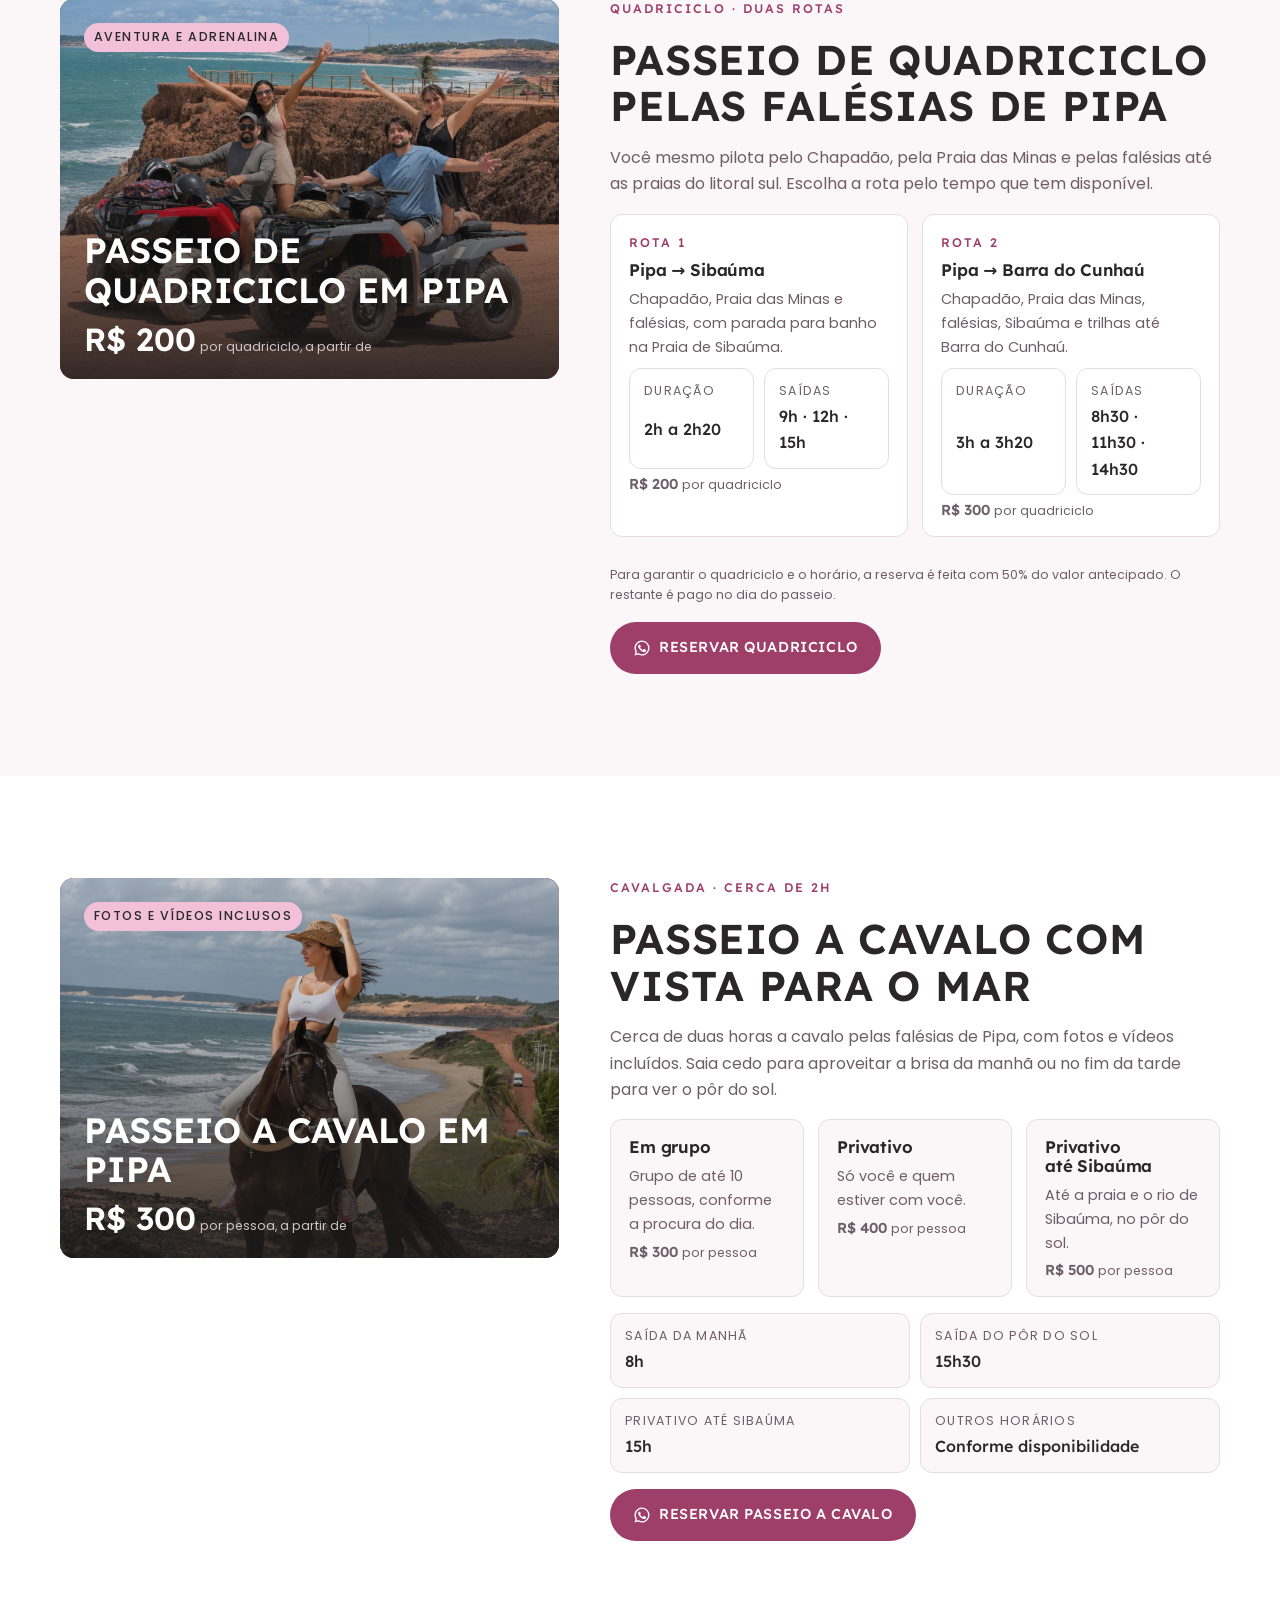
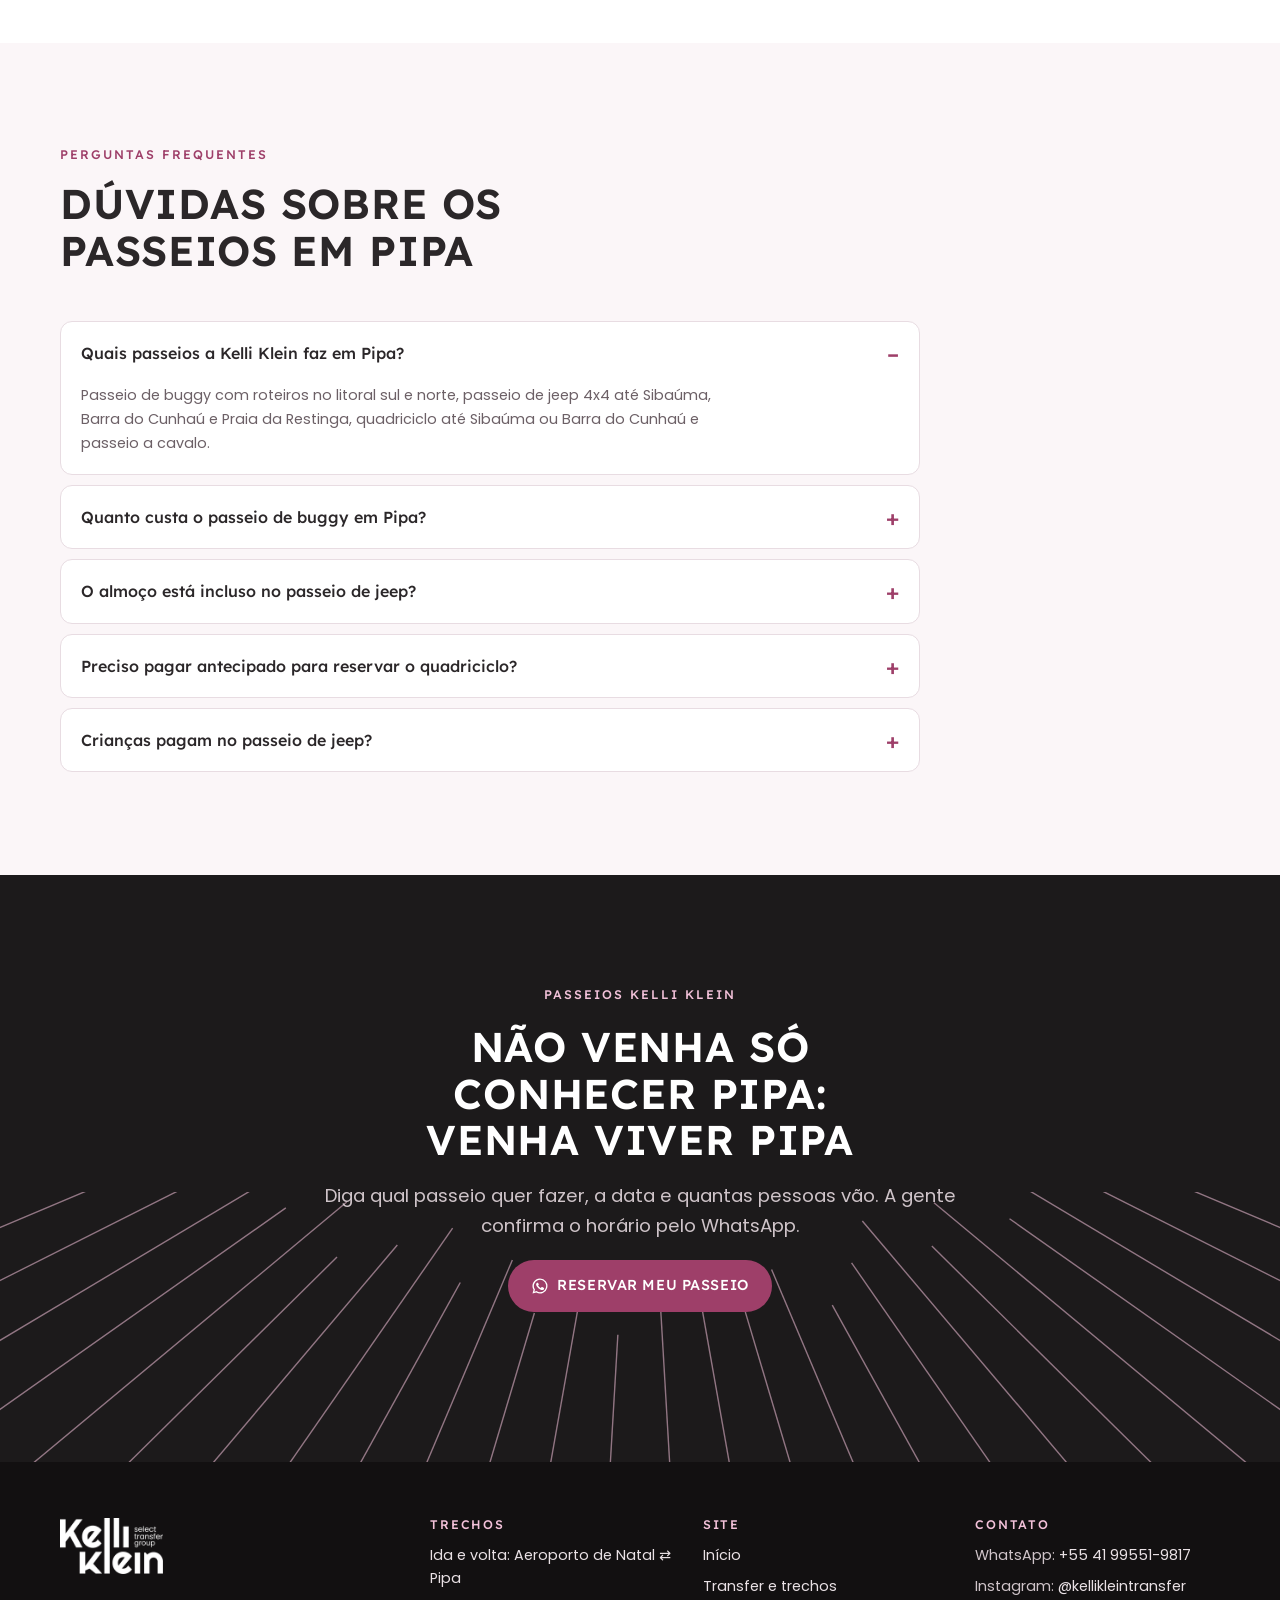
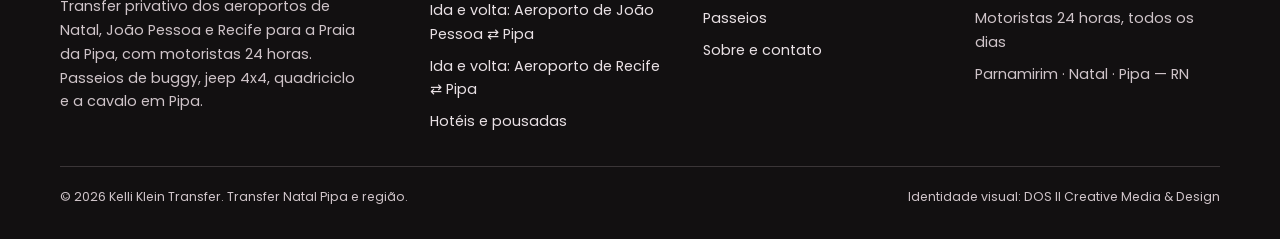
<file: passeios-em-pipa.html>
<!doctype html>
<html lang="pt-BR">
<head>
<meta charset="utf-8">
<meta name="viewport" content="width=device-width, initial-scale=1, viewport-fit=cover">
<title>Passeios em Pipa: Buggy, Jeep 4x4, Quadriciclo e Cavalo | Kelli Klein</title>
<meta name="claude:viewport-fit-sides" content="cover">
<meta name="description" content="Passeio de buggy em Pipa a partir de R$ 500, jeep 4x4 até Barra do Cunhaú por R$ 150, quadriciclo e passeio a cavalo. Valores, roteiros e reserva no WhatsApp.">
<link rel="canonical" href="https://www.kellikleintransfer.com.br/passeios-em-pipa">
<meta name="robots" content="index, follow">
<meta name="theme-color" content="#1C1A1B">
<meta property="og:type" content="website">
<meta property="og:locale" content="pt_BR">
<meta property="og:site_name" content="Kelli Klein Transfer">
<meta property="og:title" content="Passeios em Pipa: Buggy, Jeep 4x4, Quadriciclo e Cavalo | Kelli Klein">
<meta property="og:description" content="Passeio de buggy em Pipa a partir de R$ 500, jeep 4x4 até Barra do Cunhaú por R$ 150, quadriciclo e passeio a cavalo. Valores, roteiros e reserva no WhatsApp.">
<meta property="og:url" content="https://www.kellikleintransfer.com.br/passeios-em-pipa">
<meta property="og:image" content="https://www.kellikleintransfer.com.br/img/carro-transfer-natal-pipa.webp">
<meta name="twitter:card" content="summary_large_image">
<link rel="preconnect" href="https://fonts.googleapis.com">
<link rel="preconnect" href="https://fonts.gstatic.com" crossorigin>
<link rel="stylesheet" href="https://fonts.googleapis.com/css2?family=Lexend:wght@400;500;600&family=Poppins:wght@400;500;600&display=swap">
<link rel="stylesheet" href="styles.css">
<script type="application/ld+json">{"@context": "https://schema.org", "@graph": [{"@type": ["LocalBusiness", "TaxiService"], "@id": "https://www.kellikleintransfer.com.br/#empresa", "name": "Kelli Klein Transfer", "alternateName": "Kelli Klein Transfer Natal Pipa e Região", "slogan": "Transporte para quem quer ser bem recebido", "description": "Transfer privativo do Aeroporto de Natal para Pipa com pontualidade e segurança: motoristas treinados, carros certificados com placa vermelha e atendimento 24 horas.", "url": "https://www.kellikleintransfer.com.br/", "telephone": "+5541995519817", "image": ["https://www.kellikleintransfer.com.br/img/carro-transfer-natal-pipa.webp", "https://www.kellikleintransfer.com.br/img/kelli-klein-motorista-transfer-pipa.webp"], "logo": "https://www.kellikleintransfer.com.br/logo-kelli-klein.png", "priceRange": "$$", "address": {"@type": "PostalAddress", "streetAddress": "R. Dr. Ronaldo Maranhão, 1071 - Casa 31 - Nova Esperança", "addressLocality": "Parnamirim", "addressRegion": "RN", "postalCode": "59144-040", "addressCountry": "BR"}, "areaServed": [{"@type": "City", "name": "Natal"}, {"@type": "City", "name": "Tibau do Sul"}, {"@type": "Place", "name": "Praia da Pipa"}, {"@type": "City", "name": "Parnamirim"}, {"@type": "City", "name": "São Gonçalo do Amarante"}, {"@type": "City", "name": "João Pessoa"}, {"@type": "City", "name": "Recife"}, {"@type": "City", "name": "Baía Formosa"}, {"@type": "State", "name": "Rio Grande do Norte"}], "availableLanguage": ["pt-BR", "es"], "openingHoursSpecification": {"@type": "OpeningHoursSpecification", "dayOfWeek": ["Monday", "Tuesday", "Wednesday", "Thursday", "Friday", "Saturday", "Sunday"], "opens": "00:00", "closes": "23:59"}, "sameAs": ["https://www.instagram.com/kellikleintransfer/"]}, {"@type": "ItemList", "name": "Passeios em Pipa", "itemListElement": [{"@type": "ListItem", "position": 1, "item": {"@type": "TouristTrip", "name": "Passeio de buggy em Pipa", "description": "Roteiros de buggy saindo de Pipa pelo litoral sul e norte do RN.", "provider": {"@id": "https://www.kellikleintransfer.com.br/#empresa"}, "offers": {"@type": "AggregateOffer", "lowPrice": 500, "highPrice": 1600, "priceCurrency": "BRL", "offerCount": 10}, "image": "https://www.kellikleintransfer.com.br/img/passeio-de-buggy-em-pipa-balsa.webp"}}, {"@type": "ListItem", "position": 2, "item": {"@type": "TouristTrip", "name": "Passeio de jeep 4x4 em Pipa: Sibaúma, Barra do Cunhaú e Praia da Restinga", "description": "Dia inteiro, 44 km, com travessias de balsa e jangada, SUP, caiaque, sandboard e pôr do sol na Lagoa Guaraíras.", "provider": {"@id": "https://www.kellikleintransfer.com.br/#empresa"}, "offers": {"@type": "Offer", "price": 150, "priceCurrency": "BRL", "description": "Por pessoa", "url": "https://www.kellikleintransfer.com.br/passeios-em-pipa"}, "image": "https://www.kellikleintransfer.com.br/img/passeio-de-jeep-4x4-falesias-pipa.webp"}}, {"@type": "ListItem", "position": 3, "item": {"@type": "TouristTrip", "name": "Passeio de quadriciclo em Pipa", "description": "Rota 1 Pipa–Sibaúma (2h, R$ 200) e Rota 2 Pipa–Barra do Cunhaú (3h, R$ 300), por quadriciclo.", "provider": {"@id": "https://www.kellikleintransfer.com.br/#empresa"}, "offers": {"@type": "AggregateOffer", "lowPrice": 200, "highPrice": 300, "priceCurrency": "BRL", "offerCount": 2}, "image": "https://www.kellikleintransfer.com.br/img/passeio-de-quadriciclo-pipa-falesias.webp"}}, {"@type": "ListItem", "position": 4, "item": {"@type": "TouristTrip", "name": "Passeio a cavalo em Pipa", "description": "Cerca de 2h, com fotos e vídeos inclusos. Em grupo, privativo ou privativo até Sibaúma.", "provider": {"@id": "https://www.kellikleintransfer.com.br/#empresa"}, "offers": {"@type": "AggregateOffer", "lowPrice": 300, "highPrice": 500, "priceCurrency": "BRL", "offerCount": 3}, "image": "https://www.kellikleintransfer.com.br/img/passeio-a-cavalo-em-pipa-beira-mar.webp"}}]}, {"@type": "FAQPage", "mainEntity": [{"@type": "Question", "name": "Quais passeios a Kelli Klein faz em Pipa?", "acceptedAnswer": {"@type": "Answer", "text": "Passeio de buggy com roteiros no litoral sul e norte, passeio de jeep 4x4 até Sibaúma, Barra do Cunhaú e Praia da Restinga, quadriciclo até Sibaúma ou Barra do Cunhaú e passeio a cavalo."}}, {"@type": "Question", "name": "Quanto custa o passeio de buggy em Pipa?", "acceptedAnswer": {"@type": "Answer", "text": "Os roteiros de buggy começam em R$ 500 (Sibaúma, 3h) e vão até R$ 1.600 (Jacumã, 9h). Taxas de balsas e de acesso ao parque de dunas são pagas à parte."}}, {"@type": "Question", "name": "O almoço está incluso no passeio de jeep?", "acceptedAnswer": {"@type": "Answer", "text": "Não. O passeio de jeep inclui as travessias, o SUP, os caiaques, o sandboard e a esquibunda. Almoço e bebidas são pagos à parte, e há uma taxa ambiental de R$ 10 por pessoa."}}, {"@type": "Question", "name": "Preciso pagar antecipado para reservar o quadriciclo?", "acceptedAnswer": {"@type": "Answer", "text": "Sim. A reserva do quadriciclo e do horário é garantida com 50% do valor antecipado, e o restante é pago no dia do passeio."}}, {"@type": "Question", "name": "Crianças pagam no passeio de jeep?", "acceptedAnswer": {"@type": "Answer", "text": "Crianças de 5 a 10 anos pagam metade do valor. Grupos têm preço especial."}}]}, {"@type": "BreadcrumbList", "itemListElement": [{"@type": "ListItem", "position": 1, "name": "Início", "item": "https://www.kellikleintransfer.com.br/"}, {"@type": "ListItem", "position": 2, "name": "Passeios", "item": "https://www.kellikleintransfer.com.br/passeios-em-pipa"}]}]}</script>
</head>
<body>
<header class="topo">
  <div class="wrap">
    <a class="marca" href="index.html" aria-label="Kelli Klein Transfer, página inicial">
      <img src="logo-kelli-klein.png" alt="Kelli Klein Transfer" width="81" height="44">
    </a>
    <button class="menu-toggle" type="button" aria-expanded="false" aria-controls="menu">Menu</button>
    <nav class="menu" id="menu" aria-label="Principal">
      <a href="index.html">Início</a><a href="transfer-natal-pipa.html">Transfer e trechos</a><a href="passeios-em-pipa.html" aria-current="page">Passeios</a><a href="sobre-e-contato.html">Sobre e contato</a>
      <a class="btn btn-rosa" href="https://wa.me/5541995519817?text=Ol%C3%A1%2C%20vim%20do%20site%20Kelli%20Klein%20Transfer%20e%20gostaria%20de%20agendar%20minha%20viagem" target="_blank" rel="noopener">Reservar</a>
    </nav>
  </div>
</header>
<main>
<section class="hero hero-interna" aria-labelledby="h1">
  <div class="wrap">
    <div>
      <nav class="migalhas" aria-label="Você está em"><a href="index.html">Início</a><span aria-hidden="true">/</span><span>Passeios</span></nav>
      <h1 id="h1" style="margin-top:16px">Passeios em Pipa: buggy, jeep 4x4, quadriciclo e cavalo</h1>
      <p class="lead" style="margin-top:16px">Falésias, piscinas naturais, rios, dunas e pôr do sol na lagoa. Escolha o seu jeito de conhecer o litoral de Pipa e reserve pelo mesmo WhatsApp do seu transfer.</p>
      <nav class="atalhos" aria-label="Passeios">
        <a href="#buggy"><span>Buggy</span><small>a partir de R$ 500</small></a>
        <a href="#jeep"><span>Jeep 4x4</span><small>R$ 150 por pessoa</small></a>
        <a href="#quadriciclo"><span>Quadriciclo</span><small>a partir de R$ 200</small></a>
        <a href="#cavalo"><span>Cavalo</span><small>a partir de R$ 300</small></a>
      </nav>
    </div>
  </div>
  <div class="raios" data-n="28"></div>
</section>

<section class="faixa" id="buggy" aria-labelledby="buggy-h">
  <div class="wrap">
    <div class="bloco">
      <div class="capa-grande com-foto">
        <img class="fundo" src="img/passeio-de-buggy-em-pipa-balsa.webp" alt="Casal no buggy atravessando o rio de balsa em passeio de buggy saindo de Pipa" width="1400" height="1054" loading="lazy" decoding="async">
        <span class="tag">Manhã, tarde e pôr do sol</span>
        <div>
          <span class="destino">Passeio de buggy em Pipa</span>
          <p class="preco" style="margin-top:12px">R$ 500<small>a partir de</small></p>
        </div>
      </div>
      <div class="conteudo">
        <span class="eyebrow">Buggy · litoral norte e sul</span>
        <h2 id="buggy-h">Passeio de buggy saindo de Pipa</h2>
        <p>O passeio mais clássico do Rio Grande do Norte, com paradas para fotos nos mirantes, nas praias e nas dunas. São dez roteiros: os do litoral sul ficam perto de Pipa, e os do litoral norte chegam até Tabatinga, o Cajueiro de Pirangi, Genipabu e Jacumã.</p>
        <div class="tarifario">
          <div class="tabela-wrap">
            <table>
              <caption>Litoral sul</caption>
              <thead><tr><th scope="col">Roteiro</th><th scope="col">Duração</th><th scope="col">Valor</th></tr></thead>
              <tbody>
                <tr><td><strong>Sibaúma</strong></td><td class="num">3h</td><td class="num">R$ 500</td></tr>
                <tr><td><strong>Barra do Cunhaú</strong></td><td class="num">4h</td><td class="num">R$ 600</td></tr>
                <tr><td><strong>Baía Formosa</strong></td><td class="num">5h</td><td class="num">R$ 900</td></tr>
                <tr><td><strong>Sagi</strong></td><td class="num">7h</td><td class="num">R$ 1.000</td></tr>
              </tbody>
            </table>
          </div>
          <div class="tabela-wrap">
            <table>
              <caption>Litoral norte</caption>
              <thead><tr><th scope="col">Roteiro</th><th scope="col">Duração</th><th scope="col">Valor</th></tr></thead>
              <tbody>
                <tr><td><strong>Dunas</strong></td><td class="num">2h30</td><td class="num">R$ 600</td></tr>
                <tr><td><strong>Tabatinga</strong></td><td class="num">5h</td><td class="num">R$ 850</td></tr>
                <tr><td><strong>Carcará</strong></td><td class="num">7h</td><td class="num">R$ 1.000</td></tr>
                <tr><td><strong>Cajueiro</strong></td><td class="num">6h</td><td class="num">R$ 1.050</td></tr>
                <tr><td><strong>Genipabu</strong></td><td class="num">7h</td><td class="num">R$ 1.400</td></tr>
                <tr><td><strong>Jacumã</strong></td><td class="num">9h</td><td class="num">R$ 1.600</td></tr>
              </tbody>
            </table>
          </div>
        </div>
        <p class="nota">Valor do passeio de buggy. Taxas de balsas e de acesso ao parque de dunas não estão inclusas. Saídas todos os dias, de manhã, à tarde e no pôr do sol.</p>
        <a class="btn btn-rosa" href="https://wa.me/5541995519817?text=Ol%C3%A1%2C%20vim%20do%20site%20Kelli%20Klein%20Transfer%20e%20gostaria%20de%20agendar%20um%20passeio" target="_blank" rel="noopener" style="justify-self:start"><svg viewBox="0 0 24 24" fill="currentColor" aria-hidden="true"><path d="M12 2a10 10 0 0 0-8.6 15.1L2 22l5-1.3A10 10 0 1 0 12 2Zm0 18.2a8.2 8.2 0 0 1-4.2-1.2l-.3-.2-3 .8.8-2.9-.2-.3A8.2 8.2 0 1 1 12 20.2Zm4.5-6.1c-.2-.1-1.5-.7-1.7-.8-.2-.1-.4-.1-.6.1l-.8 1c-.1.2-.3.2-.5.1a6.7 6.7 0 0 1-3.3-2.9c-.3-.4.2-.4.7-1.4.1-.2 0-.3 0-.4l-.8-1.8c-.2-.5-.4-.4-.6-.4h-.5a1 1 0 0 0-.7.3 3 3 0 0 0-.9 2.2 5.2 5.2 0 0 0 1.1 2.7 11.8 11.8 0 0 0 4.5 4c1.7.7 2.3.8 3.2.6.5-.1 1.5-.6 1.7-1.2.2-.6.2-1.1.2-1.2-.1-.1-.2-.2-.5-.3Z"/></svg> Reservar passeio de buggy</a>
      </div>
    </div>
  </div>
</section>

<section class="faixa branco" id="jeep" aria-labelledby="jeep-h">
  <div class="wrap">
    <div class="bloco">
      <div class="capa-grande com-foto">
        <img class="fundo" src="img/passeio-de-jeep-4x4-falesias-pipa.webp" alt="Jeep 4x4 da Kelli Klein Transfer estacionado diante das falésias de Pipa" width="1400" height="776" loading="lazy" decoding="async">
        <span class="tag">Rota 2 · 44 km percorridos</span>
        <div>
          <span class="destino">Jeep 4x4: Sibaúma, Barra do Cunhaú e Praia da Restinga</span>
          <p class="preco" style="margin-top:12px">R$ 150<small>por pessoa</small></p>
        </div>
      </div>
      <div class="conteudo">
        <span class="eyebrow">Passeio de jeep · 4x4 tour</span>
        <h2 id="jeep-h">Passeio de jeep 4x4 em Pipa</h2>
        <p>Um dia inteiro aproveitando o melhor de cada lugar nos arredores de Pipa: as falésias da Praia das Minas, as piscinas naturais de Sibaúma, o rio e a praia de Barra do Cunhaú, sandboard e esquibunda nas dunas de Cacimbinhas e o pôr do sol na Lagoa Guaraíras.</p>
        <div class="fichas">
          <div class="ficha"><small>Saída</small><span>9h30 Tibau do Sul · 10h Pipa</span></div>
          <div class="ficha"><small>Retorno</small><span>Por volta das 18h</span></div>
          <div class="ficha"><small>Crianças de 5 a 10 anos</small><span>Pagam metade</span></div>
          <div class="ficha"><small>Grupos</small><span>Preço especial</span></div>
        </div>
        <ul class="lista-check">
          <li>Inclusos: balsa do rio Catu, jangada no rio Curimataú (ida e volta), pranchas de SUP e caiaques, sandboard e esquibunda</li>
          <li>Não inclusos: almoço e bebidas</li>
          <li>Taxa ambiental de R$ 10 por pessoa</li>
          <li>Aceitamos cartão de crédito</li>
        </ul>
      </div>
    </div>
    <div style="margin-top:40px">
      <h3 style="margin-bottom:12px">Itinerário do passeio de jeep</h3>
      <ol class="roteiro">
        <li><span>Mirante do Chapadão <small>Praia do Amor</small></span></li>
        <li><span>Passagem pela Praia das Minas</span></li>
        <li><span>Caminho das Falésias</span></li>
        <li><span>Mirante do Morro Vermelho <small>Sibaúma</small></span></li>
        <li><span>Mirante das Tartarugas <small>na maré alta</small></span></li>
        <li><span>Travessia do rio Catu <small>balsa inclusa ou ponte, conforme a maré</small></span></li>
        <li><span>Praia de Barra do Cunhaú</span></li>
        <li><span>Travessia de jangada do rio Curimataú <small>ida e volta, inclusa</small></span></li>
        <li><span>Praia da Restinga, em Baía Formosa <small>SUP e caiaques inclusos</small></span></li>
        <li><span>Parada para almoço <small>comida e bebidas à parte</small></span></li>
        <li><span>Foz do rio Catu <small>“jacuzzi” natural e piscinas naturais na maré baixa</small></span></li>
        <li><span>Mirante e dunas de Cacimbinhas <small>sandboard e esquibunda inclusos</small></span></li>
        <li><span>Pôr do sol na Lagoa Guaraíras</span></li>
        <li><span>Retorno para a pousada</span></li>
      </ol>
      <p style="margin-top:24px"><a class="btn btn-rosa" href="https://wa.me/5541995519817?text=Ol%C3%A1%2C%20vim%20do%20site%20Kelli%20Klein%20Transfer%20e%20gostaria%20de%20agendar%20um%20passeio" target="_blank" rel="noopener"><svg viewBox="0 0 24 24" fill="currentColor" aria-hidden="true"><path d="M12 2a10 10 0 0 0-8.6 15.1L2 22l5-1.3A10 10 0 1 0 12 2Zm0 18.2a8.2 8.2 0 0 1-4.2-1.2l-.3-.2-3 .8.8-2.9-.2-.3A8.2 8.2 0 1 1 12 20.2Zm4.5-6.1c-.2-.1-1.5-.7-1.7-.8-.2-.1-.4-.1-.6.1l-.8 1c-.1.2-.3.2-.5.1a6.7 6.7 0 0 1-3.3-2.9c-.3-.4.2-.4.7-1.4.1-.2 0-.3 0-.4l-.8-1.8c-.2-.5-.4-.4-.6-.4h-.5a1 1 0 0 0-.7.3 3 3 0 0 0-.9 2.2 5.2 5.2 0 0 0 1.1 2.7 11.8 11.8 0 0 0 4.5 4c1.7.7 2.3.8 3.2.6.5-.1 1.5-.6 1.7-1.2.2-.6.2-1.1.2-1.2-.1-.1-.2-.2-.5-.3Z"/></svg> Reservar passeio de jeep</a></p>
    </div>
  </div>
</section>

<section class="faixa" id="quadriciclo" aria-labelledby="quadri-h">
  <div class="wrap">
    <div class="bloco">
      <div class="capa-grande com-foto">
        <img class="fundo" src="img/passeio-de-quadriciclo-pipa-falesias.webp" alt="Amigos em quadriciclos no mirante das falésias de Pipa" width="1362" height="1155" loading="lazy" decoding="async">
        <span class="tag">Aventura e adrenalina</span>
        <div>
          <span class="destino">Passeio de quadriciclo em Pipa</span>
          <p class="preco" style="margin-top:12px">R$ 200<small>por quadriciclo, a partir de</small></p>
        </div>
      </div>
      <div class="conteudo">
        <span class="eyebrow">Quadriciclo · duas rotas</span>
        <h2 id="quadri-h">Passeio de quadriciclo pelas falésias de Pipa</h2>
        <p>Você mesmo pilota pelo Chapadão, pela Praia das Minas e pelas falésias até as praias do litoral sul. Escolha a rota pelo tempo que tem disponível.</p>
        <div class="opcoes">
          <article class="opcao">
            <span class="eyebrow">Rota 1</span>
            <h3>Pipa → Sibaúma</h3>
            <p>Chapadão, Praia das Minas e falésias, com parada para banho na Praia de Sibaúma.</p>
            <div class="fichas">
              <div class="ficha"><small>Duração</small><span>2h a 2h20</span></div>
              <div class="ficha"><small>Saídas</small><span>9h · 12h · 15h</span></div>
            </div>
            <p class="preco">R$ 200<small>por quadriciclo</small></p>
          </article>
          <article class="opcao">
            <span class="eyebrow">Rota 2</span>
            <h3>Pipa → Barra do Cunhaú</h3>
            <p>Chapadão, Praia das Minas, falésias, Sibaúma e trilhas até Barra do Cunhaú.</p>
            <div class="fichas">
              <div class="ficha"><small>Duração</small><span>3h a 3h20</span></div>
              <div class="ficha"><small>Saídas</small><span>8h30 · 11h30 · 14h30</span></div>
            </div>
            <p class="preco">R$ 300<small>por quadriciclo</small></p>
          </article>
        </div>
        <p class="nota">Para garantir o quadriciclo e o horário, a reserva é feita com 50% do valor antecipado. O restante é pago no dia do passeio.</p>
        <a class="btn btn-rosa" href="https://wa.me/5541995519817?text=Ol%C3%A1%2C%20vim%20do%20site%20Kelli%20Klein%20Transfer%20e%20gostaria%20de%20agendar%20um%20passeio" target="_blank" rel="noopener" style="justify-self:start"><svg viewBox="0 0 24 24" fill="currentColor" aria-hidden="true"><path d="M12 2a10 10 0 0 0-8.6 15.1L2 22l5-1.3A10 10 0 1 0 12 2Zm0 18.2a8.2 8.2 0 0 1-4.2-1.2l-.3-.2-3 .8.8-2.9-.2-.3A8.2 8.2 0 1 1 12 20.2Zm4.5-6.1c-.2-.1-1.5-.7-1.7-.8-.2-.1-.4-.1-.6.1l-.8 1c-.1.2-.3.2-.5.1a6.7 6.7 0 0 1-3.3-2.9c-.3-.4.2-.4.7-1.4.1-.2 0-.3 0-.4l-.8-1.8c-.2-.5-.4-.4-.6-.4h-.5a1 1 0 0 0-.7.3 3 3 0 0 0-.9 2.2 5.2 5.2 0 0 0 1.1 2.7 11.8 11.8 0 0 0 4.5 4c1.7.7 2.3.8 3.2.6.5-.1 1.5-.6 1.7-1.2.2-.6.2-1.1.2-1.2-.1-.1-.2-.2-.5-.3Z"/></svg> Reservar quadriciclo</a>
      </div>
    </div>
  </div>
</section>

<section class="faixa branco" id="cavalo" aria-labelledby="cavalo-h">
  <div class="wrap">
    <div class="bloco">
      <div class="capa-grande com-foto">
        <img class="fundo foco-topo" src="img/passeio-a-cavalo-em-pipa-beira-mar.webp" alt="Mulher em passeio a cavalo no alto da falésia, com o mar de Pipa ao fundo" width="1254" height="1254" loading="lazy" decoding="async">
        <span class="tag">Fotos e vídeos inclusos</span>
        <div>
          <span class="destino">Passeio a cavalo em Pipa</span>
          <p class="preco" style="margin-top:12px">R$ 300<small>por pessoa, a partir de</small></p>
        </div>
      </div>
      <div class="conteudo">
        <span class="eyebrow">Cavalgada · cerca de 2h</span>
        <h2 id="cavalo-h">Passeio a cavalo com vista para o mar</h2>
        <p>Cerca de duas horas a cavalo pelas falésias de Pipa, com fotos e vídeos incluídos. Saia cedo para aproveitar a brisa da manhã ou no fim da tarde para ver o pôr do sol.</p>
        <div class="opcoes tres">
          <article class="opcao">
            <h3>Em grupo</h3>
            <p>Grupo de até 10 pessoas, conforme a procura do dia.</p>
            <p class="preco">R$ 300<small>por pessoa</small></p>
          </article>
          <article class="opcao">
            <h3>Privativo</h3>
            <p>Só você e quem estiver com você.</p>
            <p class="preco">R$ 400<small>por pessoa</small></p>
          </article>
          <article class="opcao">
            <h3>Privativo até Sibaúma</h3>
            <p>Até a praia e o rio de Sibaúma, no pôr do sol.</p>
            <p class="preco">R$ 500<small>por pessoa</small></p>
          </article>
        </div>
        <div class="fichas">
          <div class="ficha"><small>Saída da manhã</small><span>8h</span></div>
          <div class="ficha"><small>Saída do pôr do sol</small><span>15h30</span></div>
          <div class="ficha"><small>Privativo até Sibaúma</small><span>15h</span></div>
          <div class="ficha"><small>Outros horários</small><span>Conforme disponibilidade</span></div>
        </div>
        <a class="btn btn-rosa" href="https://wa.me/5541995519817?text=Ol%C3%A1%2C%20vim%20do%20site%20Kelli%20Klein%20Transfer%20e%20gostaria%20de%20agendar%20um%20passeio" target="_blank" rel="noopener" style="justify-self:start"><svg viewBox="0 0 24 24" fill="currentColor" aria-hidden="true"><path d="M12 2a10 10 0 0 0-8.6 15.1L2 22l5-1.3A10 10 0 1 0 12 2Zm0 18.2a8.2 8.2 0 0 1-4.2-1.2l-.3-.2-3 .8.8-2.9-.2-.3A8.2 8.2 0 1 1 12 20.2Zm4.5-6.1c-.2-.1-1.5-.7-1.7-.8-.2-.1-.4-.1-.6.1l-.8 1c-.1.2-.3.2-.5.1a6.7 6.7 0 0 1-3.3-2.9c-.3-.4.2-.4.7-1.4.1-.2 0-.3 0-.4l-.8-1.8c-.2-.5-.4-.4-.6-.4h-.5a1 1 0 0 0-.7.3 3 3 0 0 0-.9 2.2 5.2 5.2 0 0 0 1.1 2.7 11.8 11.8 0 0 0 4.5 4c1.7.7 2.3.8 3.2.6.5-.1 1.5-.6 1.7-1.2.2-.6.2-1.1.2-1.2-.1-.1-.2-.2-.5-.3Z"/></svg> Reservar passeio a cavalo</a>
      </div>
    </div>
  </div>
</section>

<section class="faixa papel" aria-labelledby="faq-h">
  <div class="wrap">
    <div class="cab-secao">
      <span class="eyebrow">Perguntas frequentes</span>
      <h2 id="faq-h">Dúvidas sobre os passeios em Pipa</h2>
    </div>
    <div class="faq">
      <details open><summary>Quais passeios a Kelli Klein faz em Pipa?</summary>
        <p>Passeio de buggy com roteiros no litoral sul e norte, passeio de jeep 4x4 até Sibaúma, Barra do Cunhaú e Praia da Restinga, quadriciclo até Sibaúma ou Barra do Cunhaú e passeio a cavalo.</p></details>
      <details><summary>Quanto custa o passeio de buggy em Pipa?</summary>
        <p>Os roteiros de buggy começam em R$ 500 (Sibaúma, 3h) e vão até R$ 1.600 (Jacumã, 9h). Taxas de balsas e de acesso ao parque de dunas são pagas à parte.</p></details>
      <details><summary>O almoço está incluso no passeio de jeep?</summary>
        <p>Não. O passeio de jeep inclui as travessias, o SUP, os caiaques, o sandboard e a esquibunda. Almoço e bebidas são pagos à parte, e há uma taxa ambiental de R$ 10 por pessoa.</p></details>
      <details><summary>Preciso pagar antecipado para reservar o quadriciclo?</summary>
        <p>Sim. A reserva do quadriciclo e do horário é garantida com 50% do valor antecipado, e o restante é pago no dia do passeio.</p></details>
      <details><summary>Crianças pagam no passeio de jeep?</summary>
        <p>Crianças de 5 a 10 anos pagam metade do valor. Grupos têm preço especial.</p></details>
    </div>
  </div>
</section>

<section class="chamada escuro" aria-labelledby="cta-h">
  <div class="wrap">
    <span class="eyebrow">Passeios Kelli Klein</span>
    <h2 id="cta-h">Não venha só conhecer Pipa: venha viver Pipa</h2>
    <p class="lead">Diga qual passeio quer fazer, a data e quantas pessoas vão. A gente confirma o horário pelo WhatsApp.</p>
    <a class="btn btn-rosa" href="https://wa.me/5541995519817?text=Ol%C3%A1%2C%20vim%20do%20site%20Kelli%20Klein%20Transfer%20e%20gostaria%20de%20agendar%20um%20passeio" target="_blank" rel="noopener"><svg viewBox="0 0 24 24" fill="currentColor" aria-hidden="true"><path d="M12 2a10 10 0 0 0-8.6 15.1L2 22l5-1.3A10 10 0 1 0 12 2Zm0 18.2a8.2 8.2 0 0 1-4.2-1.2l-.3-.2-3 .8.8-2.9-.2-.3A8.2 8.2 0 1 1 12 20.2Zm4.5-6.1c-.2-.1-1.5-.7-1.7-.8-.2-.1-.4-.1-.6.1l-.8 1c-.1.2-.3.2-.5.1a6.7 6.7 0 0 1-3.3-2.9c-.3-.4.2-.4.7-1.4.1-.2 0-.3 0-.4l-.8-1.8c-.2-.5-.4-.4-.6-.4h-.5a1 1 0 0 0-.7.3 3 3 0 0 0-.9 2.2 5.2 5.2 0 0 0 1.1 2.7 11.8 11.8 0 0 0 4.5 4c1.7.7 2.3.8 3.2.6.5-.1 1.5-.6 1.7-1.2.2-.6.2-1.1.2-1.2-.1-.1-.2-.2-.5-.3Z"/></svg> Reservar meu passeio</a>
  </div>
  <div class="raios" data-n="34"></div>
</section>

</main>
<footer class="rodape">
  <div class="wrap">
    <div class="cols">
      <div>
        <a class="marca" href="index.html"><img src="logo-kelli-klein.png" alt="Kelli Klein Transfer" width="81" height="44"></a>
        <p style="margin-top:14px;max-width:34ch">Transfer privativo dos aeroportos de Natal, João Pessoa e Recife para a Praia da Pipa, com motoristas 24 horas. Passeios de buggy, jeep 4x4, quadriciclo e a cavalo em Pipa.</p>
      </div>
      <div>
        <h3>Trechos</h3>
        <ul>
          <li><a href="transfer-natal-pipa.html#aeroporto">Ida e volta: Aeroporto de Natal ⇄ Pipa</a></li>
          <li><a href="transfer-natal-pipa.html#joao-pessoa">Ida e volta: Aeroporto de João Pessoa ⇄ Pipa</a></li>
          <li><a href="transfer-natal-pipa.html#recife">Ida e volta: Aeroporto de Recife ⇄ Pipa</a></li>
          <li><a href="transfer-natal-pipa.html#trechos">Hotéis e pousadas</a></li>
        </ul>
      </div>
      <div>
        <h3>Site</h3>
        <ul><li><a href="index.html">Início</a></li><li><a href="transfer-natal-pipa.html">Transfer e trechos</a></li><li><a href="passeios-em-pipa.html">Passeios</a></li><li><a href="sobre-e-contato.html">Sobre e contato</a></li></ul>
      </div>
      <div>
        <h3>Contato</h3>
        <ul>
          <li>WhatsApp: <a href="https://wa.me/5541995519817?text=Ol%C3%A1%2C%20vim%20do%20site%20Kelli%20Klein%20Transfer%20e%20gostaria%20de%20agendar%20minha%20viagem" target="_blank" rel="noopener">+55 41 99551-9817</a></li>
          <li>Instagram: <a href="https://www.instagram.com/kellikleintransfer/" target="_blank" rel="noopener">@kellikleintransfer</a></li>
          <li>Motoristas 24 horas, todos os dias</li>
          <li>Parnamirim · Natal · Pipa — RN</li>
        </ul>
      </div>
    </div>
    <div class="base">
      <span>© <span data-ano>2026</span> Kelli Klein Transfer. Transfer Natal Pipa e região.</span>
      <span>Identidade visual: DOS II Creative Media & Design</span>
    </div>
  </div>
</footer>
<a class="zap" href="https://wa.me/5541995519817?text=Ol%C3%A1%2C%20vim%20do%20site%20Kelli%20Klein%20Transfer%20e%20gostaria%20de%20agendar%20um%20passeio" target="_blank" rel="noopener" aria-label="Falar com a Kelli Klein Transfer no WhatsApp"><svg viewBox="0 0 24 24" fill="currentColor" aria-hidden="true"><path d="M12 2a10 10 0 0 0-8.6 15.1L2 22l5-1.3A10 10 0 1 0 12 2Zm0 18.2a8.2 8.2 0 0 1-4.2-1.2l-.3-.2-3 .8.8-2.9-.2-.3A8.2 8.2 0 1 1 12 20.2Zm4.5-6.1c-.2-.1-1.5-.7-1.7-.8-.2-.1-.4-.1-.6.1l-.8 1c-.1.2-.3.2-.5.1a6.7 6.7 0 0 1-3.3-2.9c-.3-.4.2-.4.7-1.4.1-.2 0-.3 0-.4l-.8-1.8c-.2-.5-.4-.4-.6-.4h-.5a1 1 0 0 0-.7.3 3 3 0 0 0-.9 2.2 5.2 5.2 0 0 0 1.1 2.7 11.8 11.8 0 0 0 4.5 4c1.7.7 2.3.8 3.2.6.5-.1 1.5-.6 1.7-1.2.2-.6.2-1.1.2-1.2-.1-.1-.2-.2-.5-.3Z"/></svg></a>
<script src="site.js"></script>
</body>
</html>
</file>
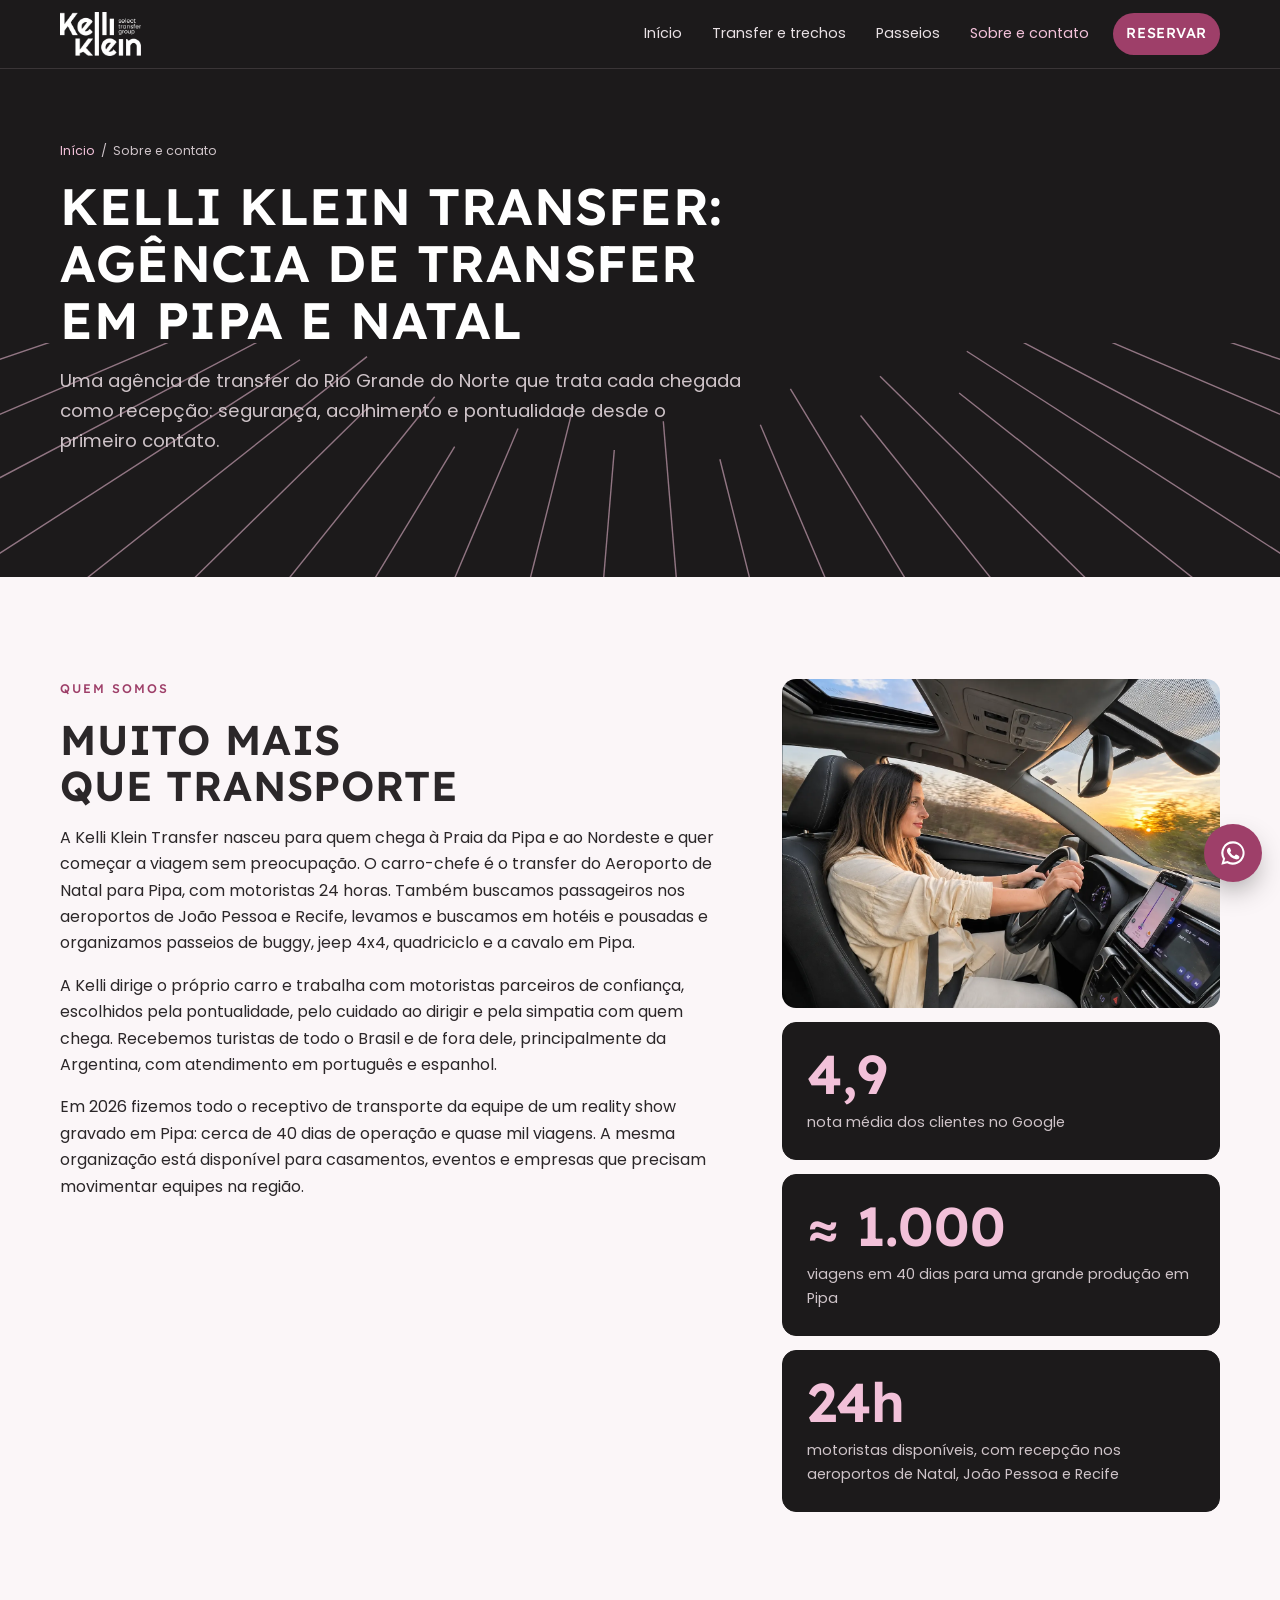
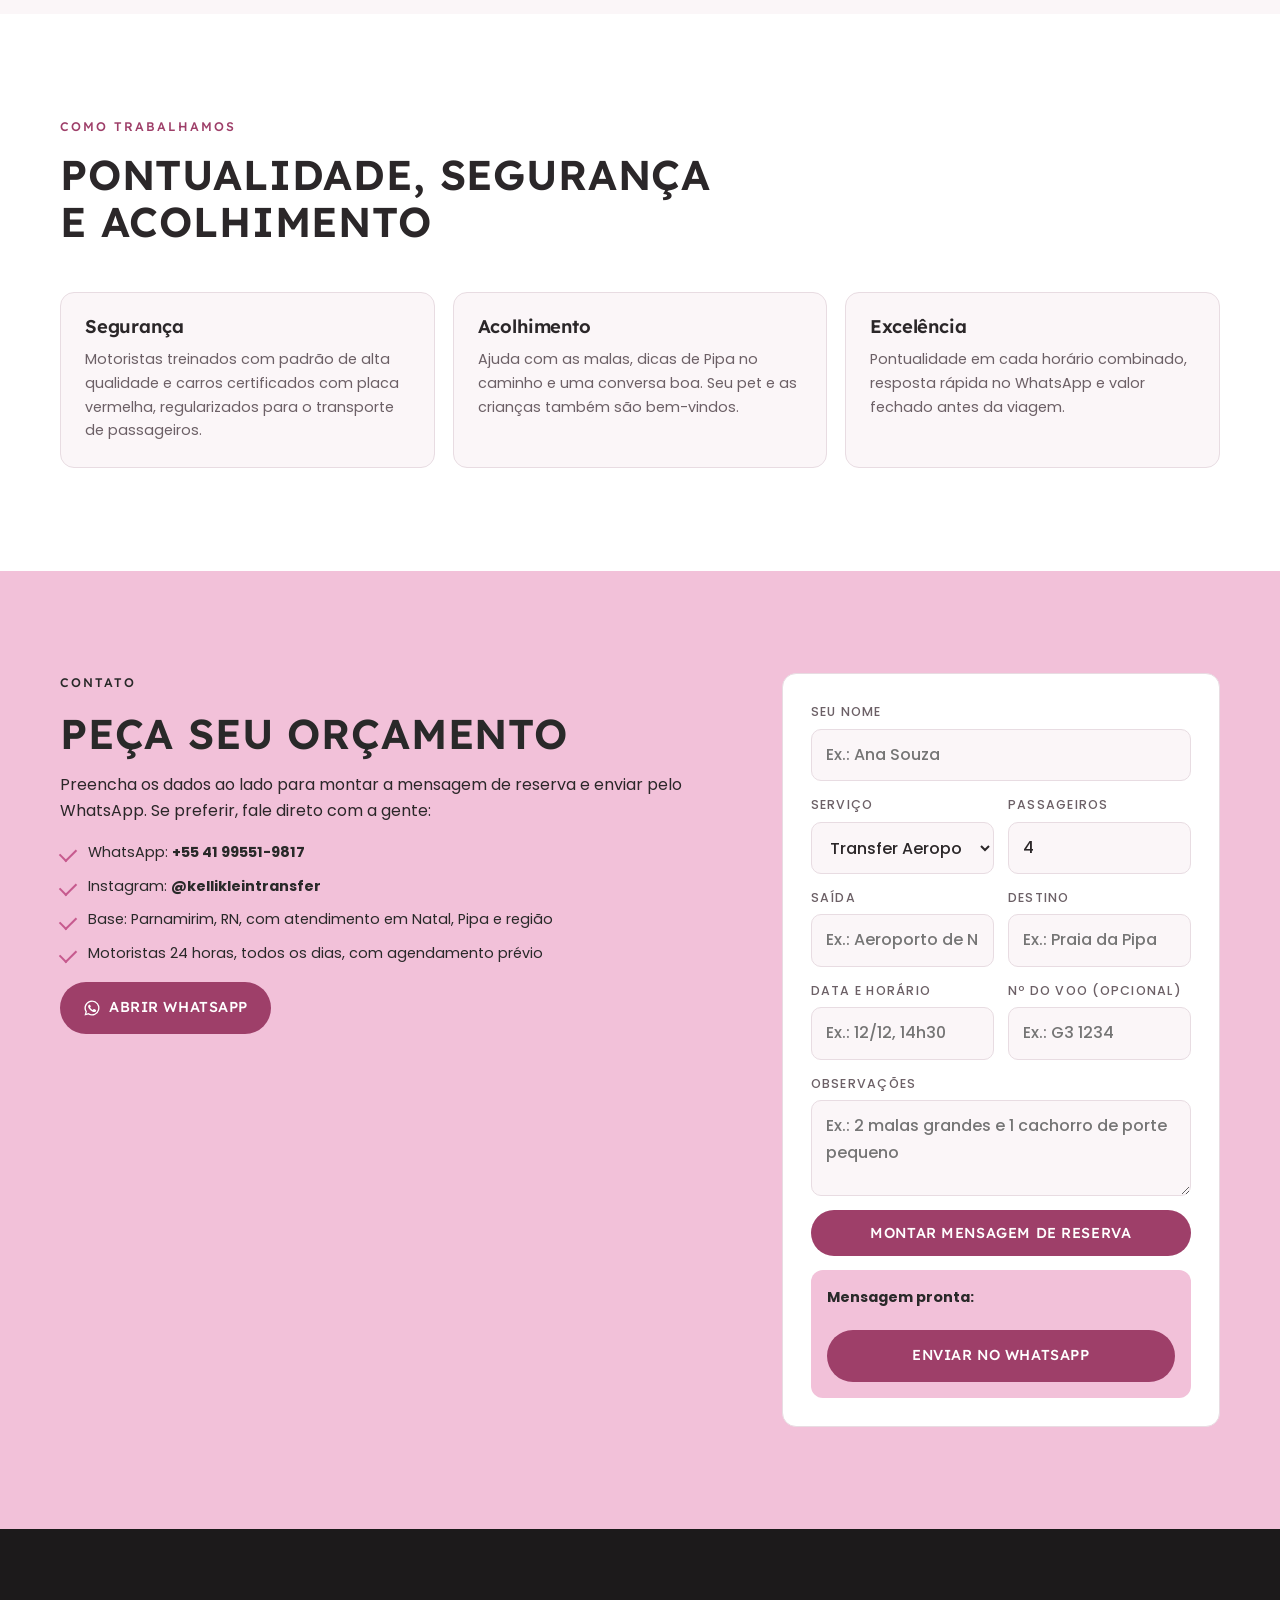
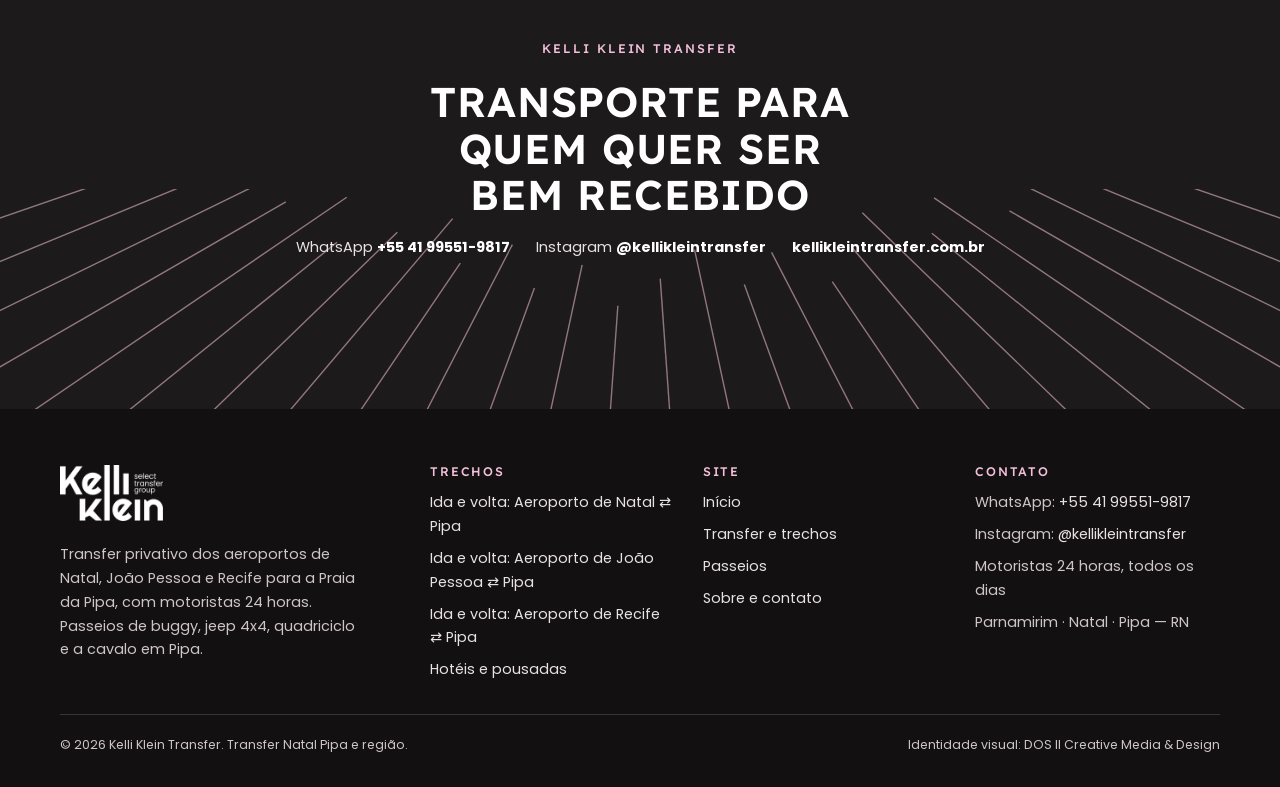
<file: sobre-e-contato.html>
<!doctype html>
<html lang="pt-BR">
<head>
<meta charset="utf-8">
<meta name="viewport" content="width=device-width, initial-scale=1, viewport-fit=cover">
<title>Sobre e Contato | Kelli Klein Transfer Natal Pipa</title>
<meta name="claude:viewport-fit-sides" content="cover">
<meta name="description" content="Conheça a Kelli Klein Transfer: transfer Natal–Pipa com motoristas 24 horas e passeios em Pipa. Fale pelo WhatsApp +55 41 99551-9817 e peça seu orçamento.">
<link rel="canonical" href="https://www.kellikleintransfer.com.br/sobre-e-contato">
<meta name="robots" content="index, follow">
<meta name="theme-color" content="#1C1A1B">
<meta property="og:type" content="website">
<meta property="og:locale" content="pt_BR">
<meta property="og:site_name" content="Kelli Klein Transfer">
<meta property="og:title" content="Sobre e Contato | Kelli Klein Transfer Natal Pipa">
<meta property="og:description" content="Conheça a Kelli Klein Transfer: transfer Natal–Pipa com motoristas 24 horas e passeios em Pipa. Fale pelo WhatsApp +55 41 99551-9817 e peça seu orçamento.">
<meta property="og:url" content="https://www.kellikleintransfer.com.br/sobre-e-contato">
<meta property="og:image" content="https://www.kellikleintransfer.com.br/img/carro-transfer-natal-pipa.webp">
<meta name="twitter:card" content="summary_large_image">
<link rel="preconnect" href="https://fonts.googleapis.com">
<link rel="preconnect" href="https://fonts.gstatic.com" crossorigin>
<link rel="stylesheet" href="https://fonts.googleapis.com/css2?family=Lexend:wght@400;500;600&family=Poppins:wght@400;500;600&display=swap">
<link rel="stylesheet" href="styles.css">
<script type="application/ld+json">{"@context": "https://schema.org", "@graph": [{"@type": ["LocalBusiness", "TaxiService"], "@id": "https://www.kellikleintransfer.com.br/#empresa", "name": "Kelli Klein Transfer", "alternateName": "Kelli Klein Transfer Natal Pipa e Região", "slogan": "Transporte para quem quer ser bem recebido", "description": "Transfer privativo do Aeroporto de Natal para Pipa com pontualidade e segurança: motoristas treinados, carros certificados com placa vermelha e atendimento 24 horas.", "url": "https://www.kellikleintransfer.com.br/", "telephone": "+5541995519817", "image": ["https://www.kellikleintransfer.com.br/img/carro-transfer-natal-pipa.webp", "https://www.kellikleintransfer.com.br/img/kelli-klein-motorista-transfer-pipa.webp"], "logo": "https://www.kellikleintransfer.com.br/logo-kelli-klein.png", "priceRange": "$$", "address": {"@type": "PostalAddress", "streetAddress": "R. Dr. Ronaldo Maranhão, 1071 - Casa 31 - Nova Esperança", "addressLocality": "Parnamirim", "addressRegion": "RN", "postalCode": "59144-040", "addressCountry": "BR"}, "areaServed": [{"@type": "City", "name": "Natal"}, {"@type": "City", "name": "Tibau do Sul"}, {"@type": "Place", "name": "Praia da Pipa"}, {"@type": "City", "name": "Parnamirim"}, {"@type": "City", "name": "São Gonçalo do Amarante"}, {"@type": "City", "name": "João Pessoa"}, {"@type": "City", "name": "Recife"}, {"@type": "City", "name": "Baía Formosa"}, {"@type": "State", "name": "Rio Grande do Norte"}], "availableLanguage": ["pt-BR", "es"], "openingHoursSpecification": {"@type": "OpeningHoursSpecification", "dayOfWeek": ["Monday", "Tuesday", "Wednesday", "Thursday", "Friday", "Saturday", "Sunday"], "opens": "00:00", "closes": "23:59"}, "sameAs": ["https://www.instagram.com/kellikleintransfer/"]}, {"@type": "AboutPage", "name": "Sobre a Kelli Klein Transfer", "about": {"@id": "https://www.kellikleintransfer.com.br/#empresa"}}, {"@type": "ContactPage", "name": "Contato Kelli Klein Transfer", "about": {"@id": "https://www.kellikleintransfer.com.br/#empresa"}}, {"@type": "BreadcrumbList", "itemListElement": [{"@type": "ListItem", "position": 1, "name": "Início", "item": "https://www.kellikleintransfer.com.br/"}, {"@type": "ListItem", "position": 2, "name": "Sobre e contato", "item": "https://www.kellikleintransfer.com.br/sobre-e-contato"}]}]}</script>
</head>
<body>
<header class="topo">
  <div class="wrap">
    <a class="marca" href="index.html" aria-label="Kelli Klein Transfer, página inicial">
      <img src="logo-kelli-klein.png" alt="Kelli Klein Transfer" width="81" height="44">
    </a>
    <button class="menu-toggle" type="button" aria-expanded="false" aria-controls="menu">Menu</button>
    <nav class="menu" id="menu" aria-label="Principal">
      <a href="index.html">Início</a><a href="transfer-natal-pipa.html">Transfer e trechos</a><a href="passeios-em-pipa.html">Passeios</a><a href="sobre-e-contato.html" aria-current="page">Sobre e contato</a>
      <a class="btn btn-rosa" href="https://wa.me/5541995519817?text=Ol%C3%A1%2C%20vim%20do%20site%20Kelli%20Klein%20Transfer%20e%20gostaria%20de%20agendar%20minha%20viagem" target="_blank" rel="noopener">Reservar</a>
    </nav>
  </div>
</header>
<main>
<section class="hero hero-interna" aria-labelledby="h1">
  <div class="wrap">
    <div>
      <nav class="migalhas" aria-label="Você está em"><a href="index.html">Início</a><span aria-hidden="true">/</span><span>Sobre e contato</span></nav>
      <h1 id="h1" style="margin-top:16px">Kelli Klein Transfer: agência de transfer em Pipa e Natal</h1>
      <p class="lead" style="margin-top:16px">Uma agência de transfer do Rio Grande do Norte que trata cada chegada como recepção: segurança, acolhimento e pontualidade desde o primeiro contato.</p>
    </div>
  </div>
  <div class="raios" data-n="28"></div>
</section>

<section class="faixa" aria-labelledby="sobre-h">
  <div class="wrap duas">
    <div class="texto-longo">
      <span class="eyebrow">Quem somos</span>
      <h2 id="sobre-h">Muito mais que transporte</h2>
      <p>A Kelli Klein Transfer nasceu para quem chega à Praia da Pipa e ao Nordeste e quer começar a viagem sem preocupação. O carro-chefe é o transfer do Aeroporto de Natal para Pipa, com motoristas 24 horas. Também buscamos passageiros nos aeroportos de João Pessoa e Recife, levamos e buscamos em hotéis e pousadas e organizamos passeios de buggy, jeep 4x4, quadriciclo e a cavalo em Pipa.</p>
      <p>A Kelli dirige o próprio carro e trabalha com motoristas parceiros de confiança, escolhidos pela pontualidade, pelo cuidado ao dirigir e pela simpatia com quem chega. Recebemos turistas de todo o Brasil e de fora dele, principalmente da Argentina, com atendimento em português e espanhol.</p>
      <p>Em 2026 fizemos todo o receptivo de transporte da equipe de um reality show gravado em Pipa: cerca de 40 dias de operação e quase mil viagens. A mesma organização está disponível para casamentos, eventos e empresas que precisam movimentar equipes na região.</p>
    </div>
    <div class="grade" style="gap:14px">
      <figure class="foto-alta"><img src="img/kelli-klein-motorista-transfer-pipa.webp" alt="Kelli Klein ao volante do carro do transfer ao entardecer" width="1354" height="1161" loading="lazy" decoding="async"></figure>
      <div class="cartao" style="background:var(--noite);border-color:var(--noite);color:var(--branco)"><span class="numero-grande">4,9</span><p style="color:#CFC4C9">nota média dos clientes no Google</p></div>
      <div class="cartao" style="background:var(--noite);border-color:var(--noite);color:var(--branco)"><span class="numero-grande">≈ 1.000</span><p style="color:#CFC4C9">viagens em 40 dias para uma grande produção em Pipa</p></div>
      <div class="cartao" style="background:var(--noite);border-color:var(--noite);color:var(--branco)"><span class="numero-grande">24h</span><p style="color:#CFC4C9">motoristas disponíveis, com recepção nos aeroportos de Natal, João Pessoa e Recife</p></div>
    </div>
  </div>
</section>

<section class="faixa branco" aria-labelledby="valores-h">
  <div class="wrap">
    <div class="cab-secao">
      <span class="eyebrow">Como trabalhamos</span>
      <h2 id="valores-h">Pontualidade, segurança e acolhimento</h2>
    </div>
    <div class="grade g3">
      <article class="cartao"><h3>Segurança</h3><p>Motoristas treinados com padrão de alta qualidade e carros certificados com placa vermelha, regularizados para o transporte de passageiros.</p></article>
      <article class="cartao"><h3>Acolhimento</h3><p>Ajuda com as malas, dicas de Pipa no caminho e uma conversa boa. Seu pet e as crianças também são bem-vindos.</p></article>
      <article class="cartao"><h3>Excelência</h3><p>Pontualidade em cada horário combinado, resposta rápida no WhatsApp e valor fechado antes da viagem.</p></article>
    </div>
  </div>
</section>

<section class="faixa nevoa" id="contato" aria-labelledby="contato-h">
  <div class="wrap duas">
    <div class="texto-longo">
      <span class="eyebrow">Contato</span>
      <h2 id="contato-h">Peça seu orçamento</h2>
      <p>Preencha os dados ao lado para montar a mensagem de reserva e enviar pelo WhatsApp. Se preferir, fale direto com a gente:</p>
      <ul class="lista-check">
        <li>WhatsApp: <strong>+55 41 99551-9817</strong></li>
        <li>Instagram: <strong>@kellikleintransfer</strong></li>
        <li>Base: Parnamirim, RN, com atendimento em Natal, Pipa e região</li>
        <li>Motoristas 24 horas, todos os dias, com agendamento prévio</li>
      </ul>
      <p><a class="btn btn-rosa" href="https://wa.me/5541995519817?text=Ol%C3%A1%2C%20vim%20do%20site%20Kelli%20Klein%20Transfer%20e%20gostaria%20de%20agendar%20minha%20viagem" target="_blank" rel="noopener"><svg viewBox="0 0 24 24" fill="currentColor" aria-hidden="true"><path d="M12 2a10 10 0 0 0-8.6 15.1L2 22l5-1.3A10 10 0 1 0 12 2Zm0 18.2a8.2 8.2 0 0 1-4.2-1.2l-.3-.2-3 .8.8-2.9-.2-.3A8.2 8.2 0 1 1 12 20.2Zm4.5-6.1c-.2-.1-1.5-.7-1.7-.8-.2-.1-.4-.1-.6.1l-.8 1c-.1.2-.3.2-.5.1a6.7 6.7 0 0 1-3.3-2.9c-.3-.4.2-.4.7-1.4.1-.2 0-.3 0-.4l-.8-1.8c-.2-.5-.4-.4-.6-.4h-.5a1 1 0 0 0-.7.3 3 3 0 0 0-.9 2.2 5.2 5.2 0 0 0 1.1 2.7 11.8 11.8 0 0 0 4.5 4c1.7.7 2.3.8 3.2.6.5-.1 1.5-.6 1.7-1.2.2-.6.2-1.1.2-1.2-.1-.1-.2-.2-.5-.3Z"/></svg> Abrir WhatsApp</a></p>
    </div>
    <form class="form" id="form-orcamento" novalidate>
      <label for="f-nome">Seu nome<input id="f-nome" name="nome" type="text" autocomplete="name" placeholder="Ex.: Ana Souza" required></label>
      <div class="linha2">
        <label for="f-servico">Serviço
          <select id="f-servico" name="servico">
            <option>Transfer Aeroporto de Natal ⇄ Pipa (ida e volta)</option><option>Transfer Aeroporto de João Pessoa ⇄ Pipa (ida e volta)</option><option>Transfer Aeroporto de Recife ⇄ Pipa (ida e volta)</option><option>Transfer hotel ou pousada</option><option>Passeio de buggy</option><option>Passeio de jeep 4x4</option><option>Passeio de quadriciclo</option><option>Passeio a cavalo</option><option>Van para grupo ou evento</option>
          </select></label>
        <label for="f-pax">Passageiros<input id="f-pax" name="pax" type="number" min="1" max="30" value="4"></label>
      </div>
      <div class="linha2">
        <label for="f-origem">Saída<input id="f-origem" name="origem" type="text" placeholder="Ex.: Aeroporto de Natal"></label>
        <label for="f-destino">Destino<input id="f-destino" name="destino" type="text" placeholder="Ex.: Praia da Pipa"></label>
      </div>
      <div class="linha2">
        <label for="f-data">Data e horário<input id="f-data" name="data" type="text" placeholder="Ex.: 12/12, 14h30"></label>
        <label for="f-voo">Nº do voo (opcional)<input id="f-voo" name="voo" type="text" placeholder="Ex.: G3 1234"></label>
      </div>
      <label for="f-obs">Observações<textarea id="f-obs" name="obs" placeholder="Ex.: 2 malas grandes e 1 cachorro de porte pequeno"></textarea></label>
      <button class="btn btn-rosa" type="submit">Montar mensagem de reserva</button>
      <div class="resultado" id="resultado" hidden>
        <p><strong>Mensagem pronta:</strong></p>
        <p id="resultado-texto" style="white-space:pre-line"></p>
        <a class="btn btn-rosa" id="resultado-link" href="https://wa.me/5541995519817?text=Ol%C3%A1%2C%20vim%20do%20site%20Kelli%20Klein%20Transfer%20e%20gostaria%20de%20agendar%20minha%20viagem" target="_blank" rel="noopener">Enviar no WhatsApp</a>
      </div>
    </form>
  </div>
</section>

<section class="chamada escuro" aria-labelledby="cta-h">
  <div class="wrap">
    <span class="eyebrow">Kelli Klein Transfer</span>
    <h2 id="cta-h">Transporte para quem quer ser bem recebido</h2>
    <div class="contatos"><span>WhatsApp <b>+55 41 99551-9817</b></span><span>Instagram <b>@kellikleintransfer</b></span><span><b>kellikleintransfer.com.br</b></span></div>
  </div>
  <div class="raios" data-n="34"></div>
</section>

</main>
<footer class="rodape">
  <div class="wrap">
    <div class="cols">
      <div>
        <a class="marca" href="index.html"><img src="logo-kelli-klein.png" alt="Kelli Klein Transfer" width="81" height="44"></a>
        <p style="margin-top:14px;max-width:34ch">Transfer privativo dos aeroportos de Natal, João Pessoa e Recife para a Praia da Pipa, com motoristas 24 horas. Passeios de buggy, jeep 4x4, quadriciclo e a cavalo em Pipa.</p>
      </div>
      <div>
        <h3>Trechos</h3>
        <ul>
          <li><a href="transfer-natal-pipa.html#aeroporto">Ida e volta: Aeroporto de Natal ⇄ Pipa</a></li>
          <li><a href="transfer-natal-pipa.html#joao-pessoa">Ida e volta: Aeroporto de João Pessoa ⇄ Pipa</a></li>
          <li><a href="transfer-natal-pipa.html#recife">Ida e volta: Aeroporto de Recife ⇄ Pipa</a></li>
          <li><a href="transfer-natal-pipa.html#trechos">Hotéis e pousadas</a></li>
        </ul>
      </div>
      <div>
        <h3>Site</h3>
        <ul><li><a href="index.html">Início</a></li><li><a href="transfer-natal-pipa.html">Transfer e trechos</a></li><li><a href="passeios-em-pipa.html">Passeios</a></li><li><a href="sobre-e-contato.html">Sobre e contato</a></li></ul>
      </div>
      <div>
        <h3>Contato</h3>
        <ul>
          <li>WhatsApp: <a href="https://wa.me/5541995519817?text=Ol%C3%A1%2C%20vim%20do%20site%20Kelli%20Klein%20Transfer%20e%20gostaria%20de%20agendar%20minha%20viagem" target="_blank" rel="noopener">+55 41 99551-9817</a></li>
          <li>Instagram: <a href="https://www.instagram.com/kellikleintransfer/" target="_blank" rel="noopener">@kellikleintransfer</a></li>
          <li>Motoristas 24 horas, todos os dias</li>
          <li>Parnamirim · Natal · Pipa — RN</li>
        </ul>
      </div>
    </div>
    <div class="base">
      <span>© <span data-ano>2026</span> Kelli Klein Transfer. Transfer Natal Pipa e região.</span>
      <span>Identidade visual: DOS II Creative Media & Design</span>
    </div>
  </div>
</footer>
<a class="zap" href="https://wa.me/5541995519817?text=Ol%C3%A1%2C%20vim%20do%20site%20Kelli%20Klein%20Transfer%20e%20gostaria%20de%20agendar%20minha%20viagem" target="_blank" rel="noopener" aria-label="Falar com a Kelli Klein Transfer no WhatsApp"><svg viewBox="0 0 24 24" fill="currentColor" aria-hidden="true"><path d="M12 2a10 10 0 0 0-8.6 15.1L2 22l5-1.3A10 10 0 1 0 12 2Zm0 18.2a8.2 8.2 0 0 1-4.2-1.2l-.3-.2-3 .8.8-2.9-.2-.3A8.2 8.2 0 1 1 12 20.2Zm4.5-6.1c-.2-.1-1.5-.7-1.7-.8-.2-.1-.4-.1-.6.1l-.8 1c-.1.2-.3.2-.5.1a6.7 6.7 0 0 1-3.3-2.9c-.3-.4.2-.4.7-1.4.1-.2 0-.3 0-.4l-.8-1.8c-.2-.5-.4-.4-.6-.4h-.5a1 1 0 0 0-.7.3 3 3 0 0 0-.9 2.2 5.2 5.2 0 0 0 1.1 2.7 11.8 11.8 0 0 0 4.5 4c1.7.7 2.3.8 3.2.6.5-.1 1.5-.6 1.7-1.2.2-.6.2-1.1.2-1.2-.1-.1-.2-.2-.5-.3Z"/></svg></a>
<script src="site.js"></script>
</body>
</html>
</file>
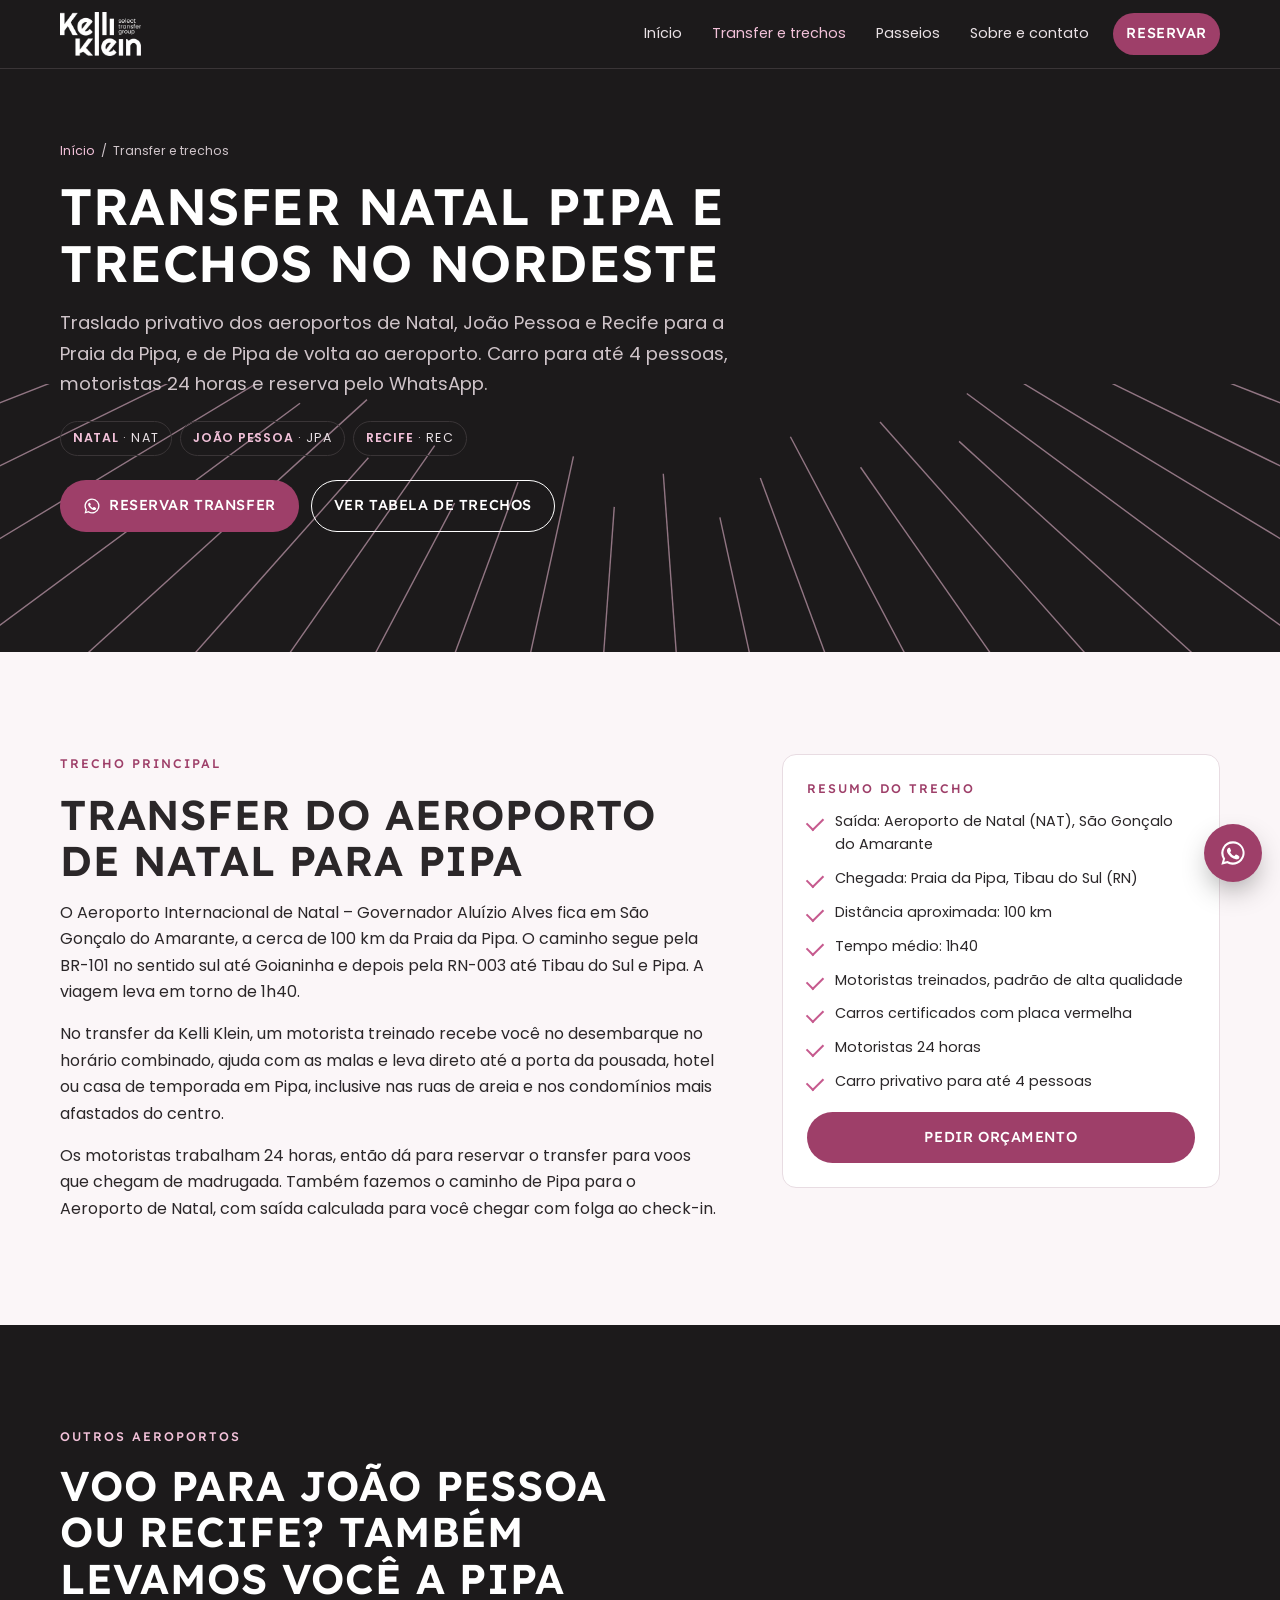
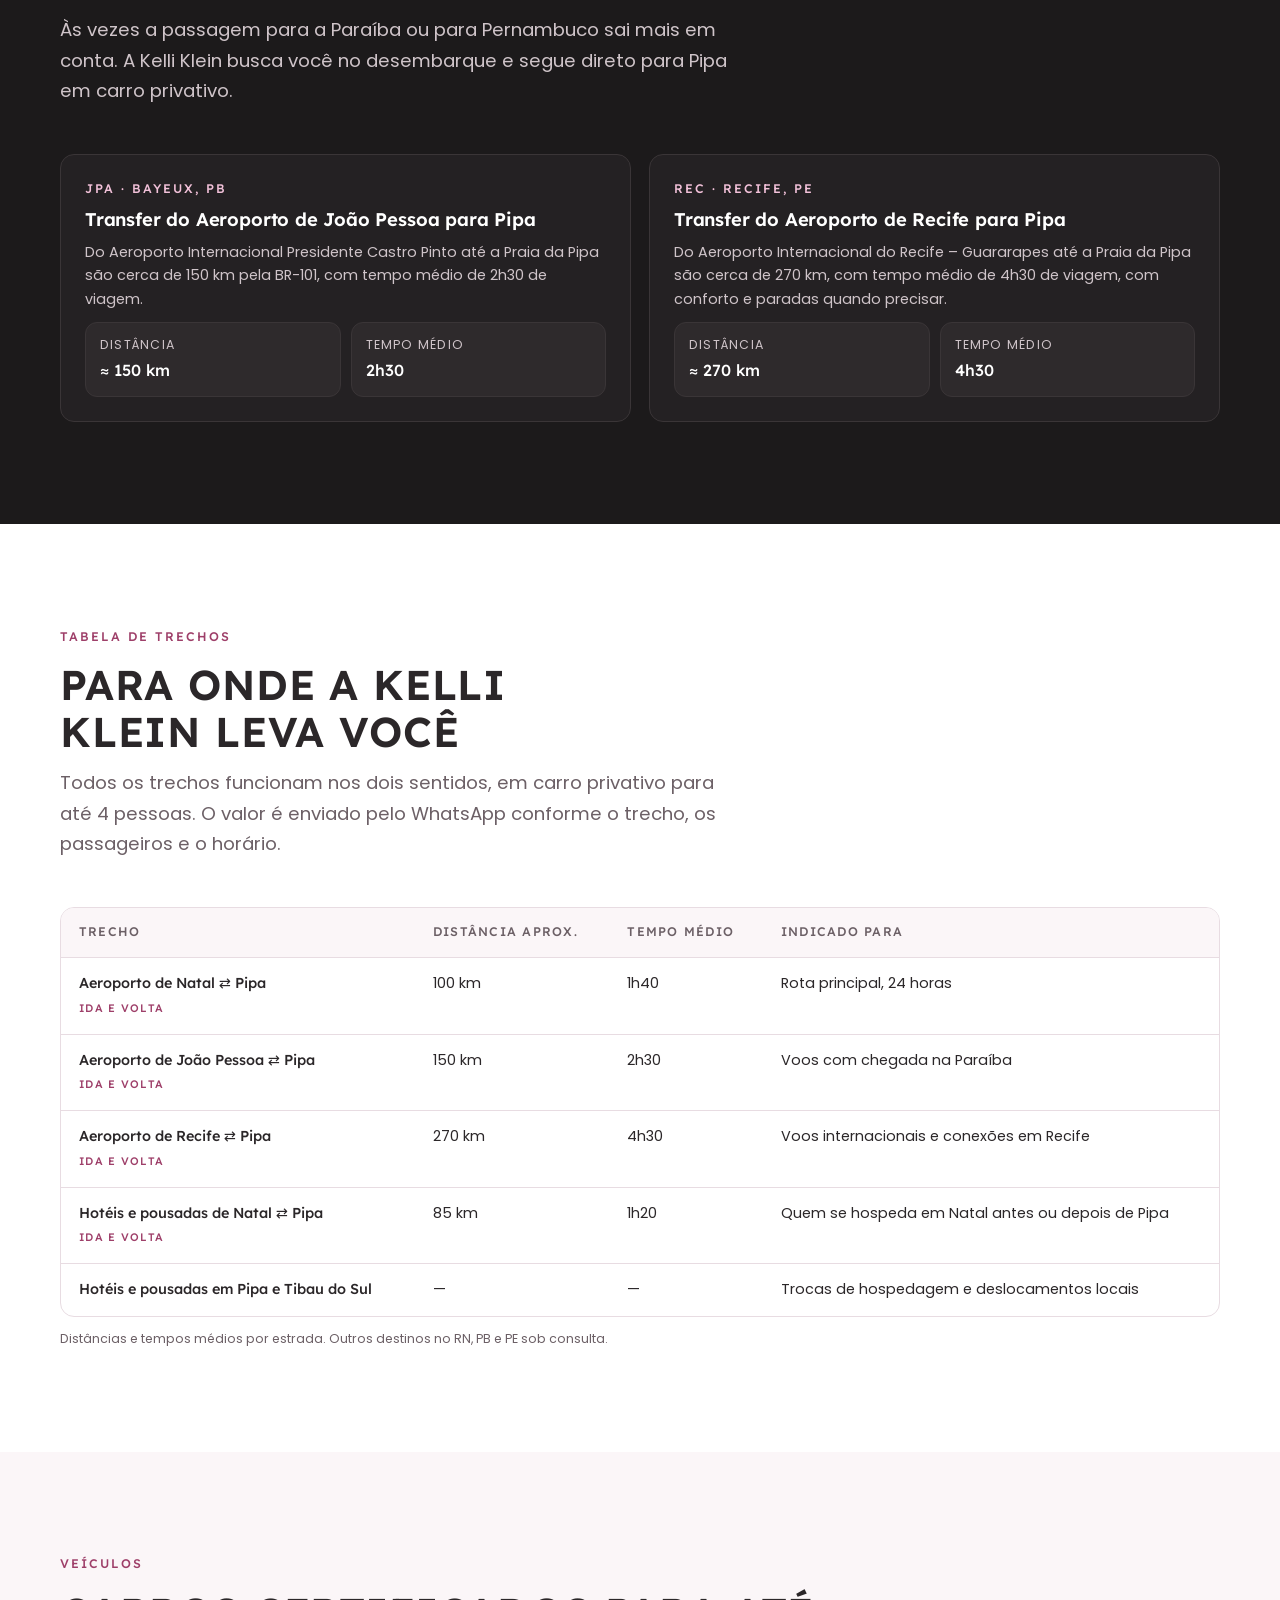
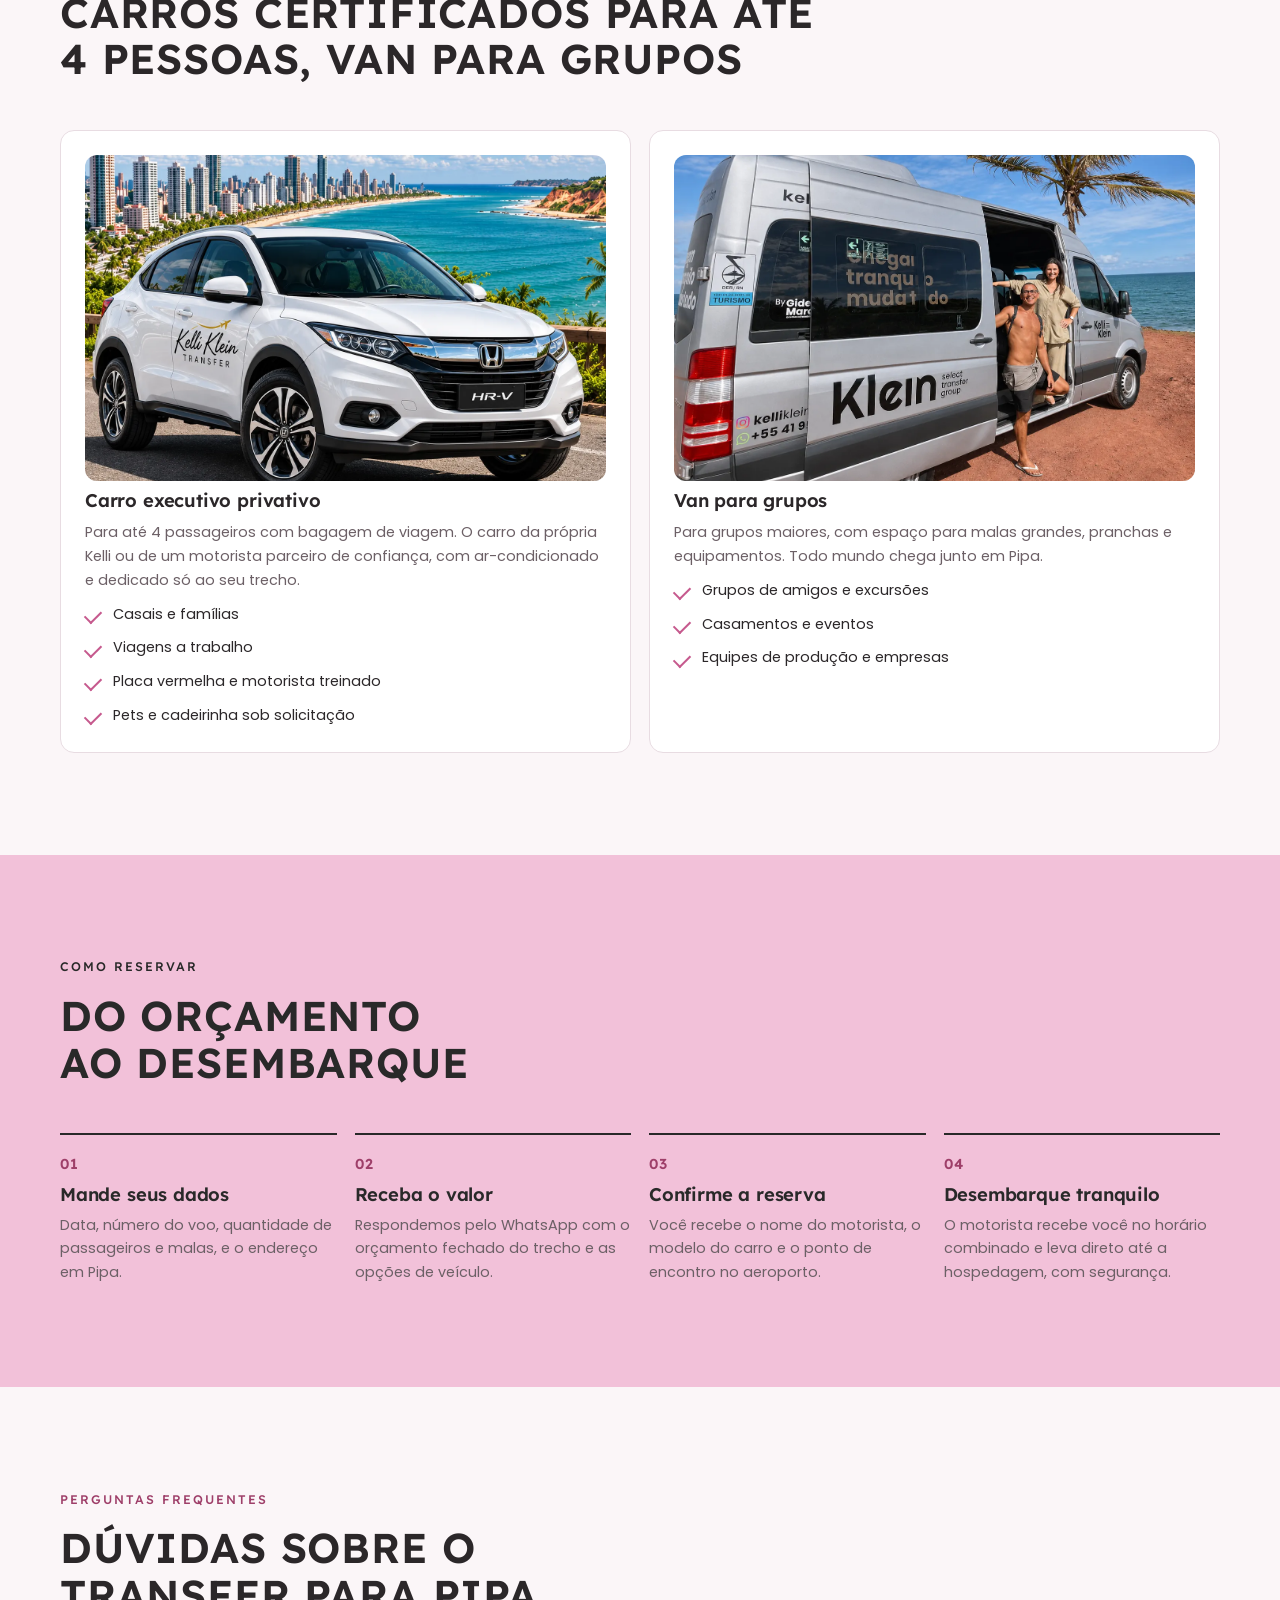
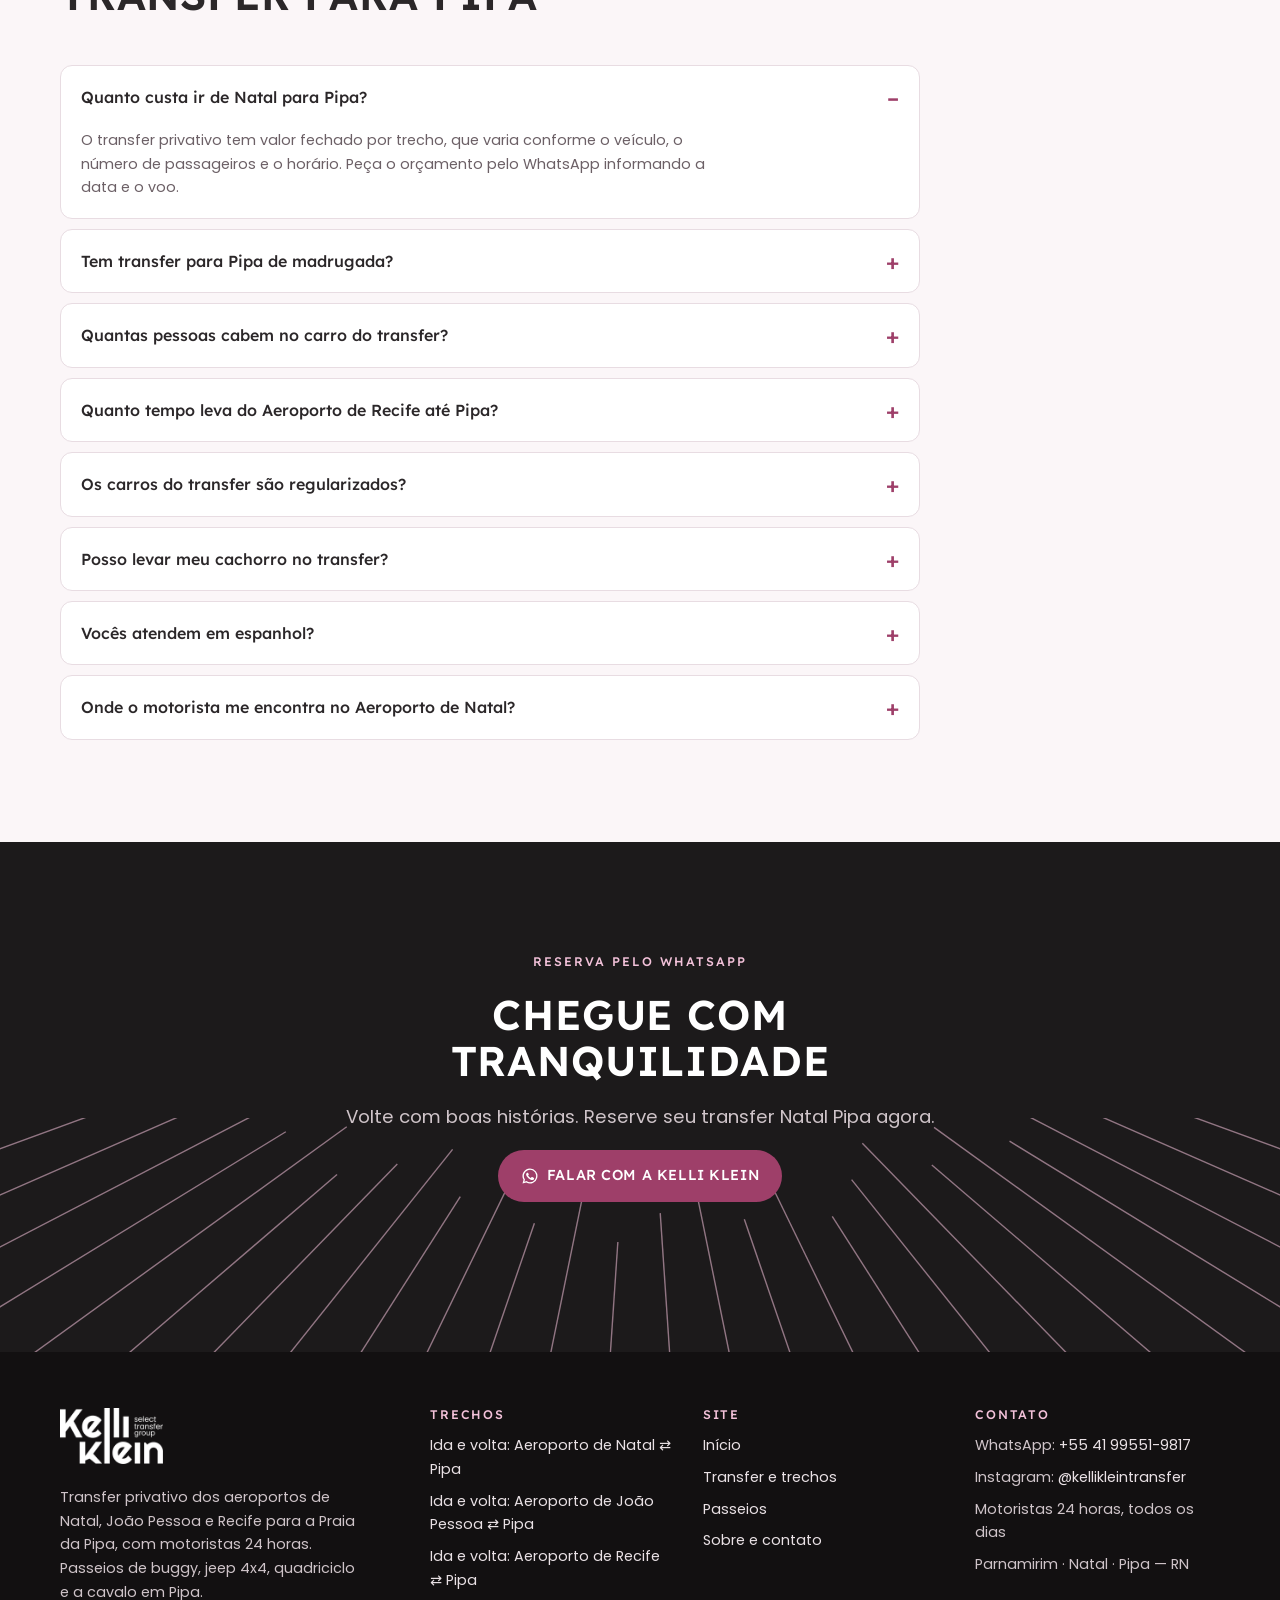
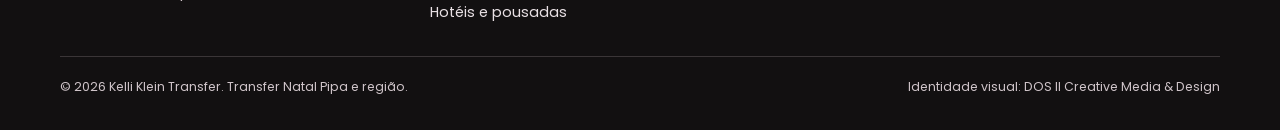
<file: transfer-natal-pipa.html>
<!doctype html>
<html lang="pt-BR">
<head>
<meta charset="utf-8">
<meta name="viewport" content="width=device-width, initial-scale=1, viewport-fit=cover">
<title>Transfer Aeroporto de Natal, João Pessoa e Recife para Pipa | Kelli Klein</title>
<meta name="claude:viewport-fit-sides" content="cover">
<meta name="description" content="Transfer privativo para Pipa saindo dos aeroportos de Natal (1h40), João Pessoa (2h30) e Recife (4h30). Carro até 4 pessoas e motoristas 24 horas.">
<link rel="canonical" href="https://www.kellikleintransfer.com.br/transfer-natal-pipa">
<meta name="robots" content="index, follow">
<meta name="theme-color" content="#1C1A1B">
<meta property="og:type" content="website">
<meta property="og:locale" content="pt_BR">
<meta property="og:site_name" content="Kelli Klein Transfer">
<meta property="og:title" content="Transfer Aeroporto de Natal, João Pessoa e Recife para Pipa | Kelli Klein">
<meta property="og:description" content="Transfer privativo para Pipa saindo dos aeroportos de Natal (1h40), João Pessoa (2h30) e Recife (4h30). Carro até 4 pessoas e motoristas 24 horas.">
<meta property="og:url" content="https://www.kellikleintransfer.com.br/transfer-natal-pipa">
<meta property="og:image" content="https://www.kellikleintransfer.com.br/img/carro-transfer-natal-pipa.webp">
<meta name="twitter:card" content="summary_large_image">
<link rel="preconnect" href="https://fonts.googleapis.com">
<link rel="preconnect" href="https://fonts.gstatic.com" crossorigin>
<link rel="stylesheet" href="https://fonts.googleapis.com/css2?family=Lexend:wght@400;500;600&family=Poppins:wght@400;500;600&display=swap">
<link rel="stylesheet" href="styles.css">
<script type="application/ld+json">{"@context": "https://schema.org", "@graph": [{"@type": ["LocalBusiness", "TaxiService"], "@id": "https://www.kellikleintransfer.com.br/#empresa", "name": "Kelli Klein Transfer", "alternateName": "Kelli Klein Transfer Natal Pipa e Região", "slogan": "Transporte para quem quer ser bem recebido", "description": "Transfer privativo do Aeroporto de Natal para Pipa com pontualidade e segurança: motoristas treinados, carros certificados com placa vermelha e atendimento 24 horas.", "url": "https://www.kellikleintransfer.com.br/", "telephone": "+5541995519817", "image": ["https://www.kellikleintransfer.com.br/img/carro-transfer-natal-pipa.webp", "https://www.kellikleintransfer.com.br/img/kelli-klein-motorista-transfer-pipa.webp"], "logo": "https://www.kellikleintransfer.com.br/logo-kelli-klein.png", "priceRange": "$$", "address": {"@type": "PostalAddress", "streetAddress": "R. Dr. Ronaldo Maranhão, 1071 - Casa 31 - Nova Esperança", "addressLocality": "Parnamirim", "addressRegion": "RN", "postalCode": "59144-040", "addressCountry": "BR"}, "areaServed": [{"@type": "City", "name": "Natal"}, {"@type": "City", "name": "Tibau do Sul"}, {"@type": "Place", "name": "Praia da Pipa"}, {"@type": "City", "name": "Parnamirim"}, {"@type": "City", "name": "São Gonçalo do Amarante"}, {"@type": "City", "name": "João Pessoa"}, {"@type": "City", "name": "Recife"}, {"@type": "City", "name": "Baía Formosa"}, {"@type": "State", "name": "Rio Grande do Norte"}], "availableLanguage": ["pt-BR", "es"], "openingHoursSpecification": {"@type": "OpeningHoursSpecification", "dayOfWeek": ["Monday", "Tuesday", "Wednesday", "Thursday", "Friday", "Saturday", "Sunday"], "opens": "00:00", "closes": "23:59"}, "sameAs": ["https://www.instagram.com/kellikleintransfer/"]}, {"@type": "Service", "name": "Transfer Aeroporto de Natal para Pipa", "serviceType": "Transfer privativo", "provider": {"@id": "https://www.kellikleintransfer.com.br/#empresa"}, "areaServed": "Rio Grande do Norte", "hasOfferCatalog": {"@type": "OfferCatalog", "name": "Trechos", "itemListElement": [{"@type": "Offer", "itemOffered": {"@type": "Service", "name": "Transfer Aeroporto de Natal para Praia da Pipa"}}, {"@type": "Offer", "itemOffered": {"@type": "Service", "name": "Transfer Aeroporto de João Pessoa para Praia da Pipa"}}, {"@type": "Offer", "itemOffered": {"@type": "Service", "name": "Transfer Aeroporto de Recife para Praia da Pipa"}}, {"@type": "Offer", "itemOffered": {"@type": "Service", "name": "Transfer Natal para Pipa"}}, {"@type": "Offer", "itemOffered": {"@type": "Service", "name": "Transfer Hotéis e pousadas em Pipa e Tibau do Sul"}}]}, "hoursAvailable": "Mo-Su 00:00-23:59"}, {"@type": "FAQPage", "mainEntity": [{"@type": "Question", "name": "Quanto custa ir de Natal para Pipa?", "acceptedAnswer": {"@type": "Answer", "text": "O transfer privativo tem valor fechado por trecho, que varia conforme o veículo, o número de passageiros e o horário. Peça o orçamento pelo WhatsApp informando a data e o voo."}}, {"@type": "Question", "name": "Tem transfer para Pipa de madrugada?", "acceptedAnswer": {"@type": "Answer", "text": "Sim. Os motoristas trabalham 24 horas. Com a reserva feita antes, atendemos voos em qualquer horário, inclusive chegadas de madrugada."}}, {"@type": "Question", "name": "Quantas pessoas cabem no carro do transfer?", "acceptedAnswer": {"@type": "Answer", "text": "O carro privativo leva até 4 pessoas com bagagem. Para grupos maiores, organizamos van ou mais de um carro."}}, {"@type": "Question", "name": "Quanto tempo leva do Aeroporto de Recife até Pipa?", "acceptedAnswer": {"@type": "Answer", "text": "São cerca de 270 km e, em média, 4h30 de viagem. Do Aeroporto de João Pessoa são cerca de 150 km e 2h30."}}, {"@type": "Question", "name": "Os carros do transfer são regularizados?", "acceptedAnswer": {"@type": "Answer", "text": "Sim. Os carros são certificados com placa vermelha, regularizados para o transporte remunerado de passageiros, e os motoristas são treinados para um atendimento de alta qualidade."}}, {"@type": "Question", "name": "Posso levar meu cachorro no transfer?", "acceptedAnswer": {"@type": "Answer", "text": "Sim, o transfer é pet friendly. Informe o porte e se o pet viaja em caixa de transporte para prepararmos o veículo."}}, {"@type": "Question", "name": "Vocês atendem em espanhol?", "acceptedAnswer": {"@type": "Answer", "text": "Sim. Recebemos muitos turistas argentinos e atendemos em português e espanhol."}}, {"@type": "Question", "name": "Onde o motorista me encontra no Aeroporto de Natal?", "acceptedAnswer": {"@type": "Answer", "text": "No desembarque, logo após a área de bagagens. Antes da viagem você recebe o nome, o contato do motorista e os dados do carro."}}]}, {"@type": "BreadcrumbList", "itemListElement": [{"@type": "ListItem", "position": 1, "name": "Início", "item": "https://www.kellikleintransfer.com.br/"}, {"@type": "ListItem", "position": 2, "name": "Transfer e trechos", "item": "https://www.kellikleintransfer.com.br/transfer-natal-pipa"}]}]}</script>
</head>
<body>
<header class="topo">
  <div class="wrap">
    <a class="marca" href="index.html" aria-label="Kelli Klein Transfer, página inicial">
      <img src="logo-kelli-klein.png" alt="Kelli Klein Transfer" width="81" height="44">
    </a>
    <button class="menu-toggle" type="button" aria-expanded="false" aria-controls="menu">Menu</button>
    <nav class="menu" id="menu" aria-label="Principal">
      <a href="index.html">Início</a><a href="transfer-natal-pipa.html" aria-current="page">Transfer e trechos</a><a href="passeios-em-pipa.html">Passeios</a><a href="sobre-e-contato.html">Sobre e contato</a>
      <a class="btn btn-rosa" href="https://wa.me/5541995519817?text=Ol%C3%A1%2C%20vim%20do%20site%20Kelli%20Klein%20Transfer%20e%20gostaria%20de%20agendar%20minha%20viagem" target="_blank" rel="noopener">Reservar</a>
    </nav>
  </div>
</header>
<main>
<section class="hero hero-interna" aria-labelledby="h1">
  <div class="wrap">
    <div>
      <nav class="migalhas" aria-label="Você está em"><a href="index.html">Início</a><span aria-hidden="true">/</span><span>Transfer e trechos</span></nav>
      <h1 id="h1" style="margin-top:16px">Transfer Natal Pipa e trechos no Nordeste</h1>
      <p class="lead" style="margin-top:16px">Traslado privativo dos aeroportos de Natal, João Pessoa e Recife para a Praia da Pipa, e de Pipa de volta ao aeroporto. Carro para até 4 pessoas, motoristas 24 horas e reserva pelo WhatsApp.</p>
      <ul class="aeroportos" aria-label="Aeroportos atendidos"><li><b>Natal</b> · NAT</li><li><b>João Pessoa</b> · JPA</li><li><b>Recife</b> · REC</li></ul>
      <div class="acoes" style="display:flex;flex-wrap:wrap;gap:12px;margin-top:24px">
        <a class="btn btn-rosa" href="https://wa.me/5541995519817?text=Ol%C3%A1%2C%20vim%20do%20site%20Kelli%20Klein%20Transfer%20e%20gostaria%20de%20agendar%20minha%20viagem" target="_blank" rel="noopener"><svg viewBox="0 0 24 24" fill="currentColor" aria-hidden="true"><path d="M12 2a10 10 0 0 0-8.6 15.1L2 22l5-1.3A10 10 0 1 0 12 2Zm0 18.2a8.2 8.2 0 0 1-4.2-1.2l-.3-.2-3 .8.8-2.9-.2-.3A8.2 8.2 0 1 1 12 20.2Zm4.5-6.1c-.2-.1-1.5-.7-1.7-.8-.2-.1-.4-.1-.6.1l-.8 1c-.1.2-.3.2-.5.1a6.7 6.7 0 0 1-3.3-2.9c-.3-.4.2-.4.7-1.4.1-.2 0-.3 0-.4l-.8-1.8c-.2-.5-.4-.4-.6-.4h-.5a1 1 0 0 0-.7.3 3 3 0 0 0-.9 2.2 5.2 5.2 0 0 0 1.1 2.7 11.8 11.8 0 0 0 4.5 4c1.7.7 2.3.8 3.2.6.5-.1 1.5-.6 1.7-1.2.2-.6.2-1.1.2-1.2-.1-.1-.2-.2-.5-.3Z"/></svg> Reservar transfer</a>
        <a class="btn btn-linha" href="#trechos">Ver tabela de trechos</a>
      </div>
    </div>
  </div>
  <div class="raios" data-n="28"></div>
</section>

<section class="faixa" id="aeroporto" aria-labelledby="aero-h">
  <div class="wrap duas">
    <div class="texto-longo">
      <span class="eyebrow">Trecho principal</span>
      <h2 id="aero-h">Transfer do Aeroporto de Natal para Pipa</h2>
      <p>O Aeroporto Internacional de Natal – Governador Aluízio Alves fica em São Gonçalo do Amarante, a cerca de 100 km da Praia da Pipa. O caminho segue pela BR-101 no sentido sul até Goianinha e depois pela RN-003 até Tibau do Sul e Pipa. A viagem leva em torno de 1h40.</p>
      <p>No transfer da Kelli Klein, um motorista treinado recebe você no desembarque no horário combinado, ajuda com as malas e leva direto até a porta da pousada, hotel ou casa de temporada em Pipa, inclusive nas ruas de areia e nos condomínios mais afastados do centro.</p>
      <p>Os motoristas trabalham 24 horas, então dá para reservar o transfer para voos que chegam de madrugada. Também fazemos o caminho de Pipa para o Aeroporto de Natal, com saída calculada para você chegar com folga ao check-in.</p>
    </div>
    <aside class="cartao" aria-label="Resumo do trecho">
      <span class="eyebrow">Resumo do trecho</span>
      <ul class="lista-check">
        <li>Saída: Aeroporto de Natal (NAT), São Gonçalo do Amarante</li>
        <li>Chegada: Praia da Pipa, Tibau do Sul (RN)</li>
        <li>Distância aproximada: 100 km</li>
        <li>Tempo médio: 1h40</li>
        <li>Motoristas treinados, padrão de alta qualidade</li>
        <li>Carros certificados com placa vermelha</li>
        <li>Motoristas 24 horas</li>
        <li>Carro privativo para até 4 pessoas</li>
      </ul>
      <a class="btn btn-rosa" style="margin-top:8px" href="https://wa.me/5541995519817?text=Ol%C3%A1%2C%20vim%20do%20site%20Kelli%20Klein%20Transfer%20e%20gostaria%20de%20agendar%20minha%20viagem" target="_blank" rel="noopener">Pedir orçamento</a>
    </aside>
  </div>
</section>

<section class="faixa escuro" aria-labelledby="outros-h">
  <div class="wrap">
    <div class="cab-secao">
      <span class="eyebrow">Outros aeroportos</span>
      <h2 id="outros-h">Voo para João Pessoa ou Recife? Também levamos você a Pipa</h2>
      <p class="lead">Às vezes a passagem para a Paraíba ou para Pernambuco sai mais em conta. A Kelli Klein busca você no desembarque e segue direto para Pipa em carro privativo.</p>
    </div>
    <div class="grade g2">
      <article class="cartao" id="joao-pessoa">
        <span class="eyebrow">JPA · Bayeux, PB</span>
        <h3>Transfer do Aeroporto de João Pessoa para Pipa</h3>
        <p>Do Aeroporto Internacional Presidente Castro Pinto até a Praia da Pipa são cerca de 150 km pela BR-101, com tempo médio de 2h30 de viagem.</p>
        <div class="fichas"><div class="ficha"><small>Distância</small><span>≈ 150 km</span></div><div class="ficha"><small>Tempo médio</small><span>2h30</span></div></div>
      </article>
      <article class="cartao" id="recife">
        <span class="eyebrow">REC · Recife, PE</span>
        <h3>Transfer do Aeroporto de Recife para Pipa</h3>
        <p>Do Aeroporto Internacional do Recife – Guararapes até a Praia da Pipa são cerca de 270 km, com tempo médio de 4h30 de viagem, com conforto e paradas quando precisar.</p>
        <div class="fichas"><div class="ficha"><small>Distância</small><span>≈ 270 km</span></div><div class="ficha"><small>Tempo médio</small><span>4h30</span></div></div>
      </article>
    </div>
  </div>
</section>

<section class="faixa branco" id="trechos" aria-labelledby="trechos-h">
  <div class="wrap">
    <div class="cab-secao">
      <span class="eyebrow">Tabela de trechos</span>
      <h2 id="trechos-h">Para onde a Kelli Klein leva você</h2>
      <p class="lead">Todos os trechos funcionam nos dois sentidos, em carro privativo para até 4 pessoas. O valor é enviado pelo WhatsApp conforme o trecho, os passageiros e o horário.</p>
    </div>
    <div class="tabela-wrap">
      <table>
        <thead><tr><th scope="col">Trecho</th><th scope="col">Distância aprox.</th><th scope="col">Tempo médio</th><th scope="col">Indicado para</th></tr></thead>
        <tbody>
          <tr><td><strong>Aeroporto de Natal ⇄ Pipa</strong><br><small class="ida">Ida e volta</small></td><td class="num">100 km</td><td class="num">1h40</td><td>Rota principal, 24 horas</td></tr>
          <tr><td><strong>Aeroporto de João Pessoa ⇄ Pipa</strong><br><small class="ida">Ida e volta</small></td><td class="num">150 km</td><td class="num">2h30</td><td>Voos com chegada na Paraíba</td></tr>
          <tr><td><strong>Aeroporto de Recife ⇄ Pipa</strong><br><small class="ida">Ida e volta</small></td><td class="num">270 km</td><td class="num">4h30</td><td>Voos internacionais e conexões em Recife</td></tr>
          <tr><td><strong>Hotéis e pousadas de Natal ⇄ Pipa</strong><br><small class="ida">Ida e volta</small></td><td class="num">85 km</td><td class="num">1h20</td><td>Quem se hospeda em Natal antes ou depois de Pipa</td></tr>
          <tr><td><strong>Hotéis e pousadas em Pipa e Tibau do Sul</strong></td><td class="num">—</td><td class="num">—</td><td>Trocas de hospedagem e deslocamentos locais</td></tr>
        </tbody>
      </table>
    </div>
    <p class="nota">Distâncias e tempos médios por estrada. Outros destinos no RN, PB e PE sob consulta.</p>
  </div>
</section>

<section class="faixa" aria-labelledby="veic-h">
  <div class="wrap">
    <div class="cab-secao">
      <span class="eyebrow">Veículos</span>
      <h2 id="veic-h">Carros certificados para até 4 pessoas, van para grupos</h2>
    </div>
    <div class="grade g2">
      <article class="cartao">
        <figure class="foto-card"><img src="img/carro-transfer-natal-pipa.webp" alt="Carro executivo do transfer Kelli Klein para até 4 passageiros" width="1400" height="952" loading="lazy" decoding="async"></figure>
        <h3>Carro executivo privativo</h3>
        <p>Para até 4 passageiros com bagagem de viagem. O carro da própria Kelli ou de um motorista parceiro de confiança, com ar-condicionado e dedicado só ao seu trecho.</p>
        <ul class="lista-check"><li>Casais e famílias</li><li>Viagens a trabalho</li><li>Placa vermelha e motorista treinado</li><li>Pets e cadeirinha sob solicitação</li></ul>
      </article>
      <article class="cartao">
        <figure class="foto-card"><img src="img/van-transfer-grupos-pipa.webp" alt="Van da Kelli Klein Transfer para grupos estacionada à beira-mar em Pipa" width="1317" height="1194" loading="lazy" decoding="async"></figure>
        <h3>Van para grupos</h3>
        <p>Para grupos maiores, com espaço para malas grandes, pranchas e equipamentos. Todo mundo chega junto em Pipa.</p>
        <ul class="lista-check"><li>Grupos de amigos e excursões</li><li>Casamentos e eventos</li><li>Equipes de produção e empresas</li></ul>
      </article>
    </div>
  </div>
</section>

<section class="faixa nevoa" aria-labelledby="como-h">
  <div class="wrap">
    <div class="cab-secao">
      <span class="eyebrow">Como reservar</span>
      <h2 id="como-h">Do orçamento ao desembarque</h2>
    </div>
    <ol class="passos" style="list-style:none;padding:0;margin:0">
      <li class="passo"><h3>Mande seus dados</h3><p>Data, número do voo, quantidade de passageiros e malas, e o endereço em Pipa.</p></li>
      <li class="passo"><h3>Receba o valor</h3><p>Respondemos pelo WhatsApp com o orçamento fechado do trecho e as opções de veículo.</p></li>
      <li class="passo"><h3>Confirme a reserva</h3><p>Você recebe o nome do motorista, o modelo do carro e o ponto de encontro no aeroporto.</p></li>
      <li class="passo"><h3>Desembarque tranquilo</h3><p>O motorista recebe você no horário combinado e leva direto até a hospedagem, com segurança.</p></li>
    </ol>
  </div>
</section>

<section class="faixa papel" aria-labelledby="faq-h">
  <div class="wrap">
    <div class="cab-secao">
      <span class="eyebrow">Perguntas frequentes</span>
      <h2 id="faq-h">Dúvidas sobre o transfer para Pipa</h2>
    </div>
    <div class="faq">
      <details open><summary>Quanto custa ir de Natal para Pipa?</summary>
        <p>O transfer privativo tem valor fechado por trecho, que varia conforme o veículo, o número de passageiros e o horário. Peça o orçamento pelo WhatsApp informando a data e o voo.</p></details>
      <details><summary>Tem transfer para Pipa de madrugada?</summary>
        <p>Sim. Os motoristas trabalham 24 horas. Com a reserva feita antes, atendemos voos em qualquer horário, inclusive chegadas de madrugada.</p></details>
      <details><summary>Quantas pessoas cabem no carro do transfer?</summary>
        <p>O carro privativo leva até 4 pessoas com bagagem. Para grupos maiores, organizamos van ou mais de um carro.</p></details>
      <details><summary>Quanto tempo leva do Aeroporto de Recife até Pipa?</summary>
        <p>São cerca de 270 km e, em média, 4h30 de viagem. Do Aeroporto de João Pessoa são cerca de 150 km e 2h30.</p></details>
      <details><summary>Os carros do transfer são regularizados?</summary>
        <p>Sim. Os carros são certificados com placa vermelha, regularizados para o transporte remunerado de passageiros, e os motoristas são treinados para um atendimento de alta qualidade.</p></details>
      <details><summary>Posso levar meu cachorro no transfer?</summary>
        <p>Sim, o transfer é pet friendly. Informe o porte e se o pet viaja em caixa de transporte para prepararmos o veículo.</p></details>
      <details><summary>Vocês atendem em espanhol?</summary>
        <p>Sim. Recebemos muitos turistas argentinos e atendemos em português e espanhol.</p></details>
      <details><summary>Onde o motorista me encontra no Aeroporto de Natal?</summary>
        <p>No desembarque, logo após a área de bagagens. Antes da viagem você recebe o nome, o contato do motorista e os dados do carro.</p></details>
    </div>
  </div>
</section>

<section class="chamada escuro" aria-labelledby="cta-h">
  <div class="wrap">
    <span class="eyebrow">Reserva pelo WhatsApp</span>
    <h2 id="cta-h">Chegue com tranquilidade</h2>
    <p class="lead">Volte com boas histórias. Reserve seu transfer Natal Pipa agora.</p>
    <a class="btn btn-rosa" href="https://wa.me/5541995519817?text=Ol%C3%A1%2C%20vim%20do%20site%20Kelli%20Klein%20Transfer%20e%20gostaria%20de%20agendar%20minha%20viagem" target="_blank" rel="noopener"><svg viewBox="0 0 24 24" fill="currentColor" aria-hidden="true"><path d="M12 2a10 10 0 0 0-8.6 15.1L2 22l5-1.3A10 10 0 1 0 12 2Zm0 18.2a8.2 8.2 0 0 1-4.2-1.2l-.3-.2-3 .8.8-2.9-.2-.3A8.2 8.2 0 1 1 12 20.2Zm4.5-6.1c-.2-.1-1.5-.7-1.7-.8-.2-.1-.4-.1-.6.1l-.8 1c-.1.2-.3.2-.5.1a6.7 6.7 0 0 1-3.3-2.9c-.3-.4.2-.4.7-1.4.1-.2 0-.3 0-.4l-.8-1.8c-.2-.5-.4-.4-.6-.4h-.5a1 1 0 0 0-.7.3 3 3 0 0 0-.9 2.2 5.2 5.2 0 0 0 1.1 2.7 11.8 11.8 0 0 0 4.5 4c1.7.7 2.3.8 3.2.6.5-.1 1.5-.6 1.7-1.2.2-.6.2-1.1.2-1.2-.1-.1-.2-.2-.5-.3Z"/></svg> Falar com a Kelli Klein</a>
  </div>
  <div class="raios" data-n="34"></div>
</section>

</main>
<footer class="rodape">
  <div class="wrap">
    <div class="cols">
      <div>
        <a class="marca" href="index.html"><img src="logo-kelli-klein.png" alt="Kelli Klein Transfer" width="81" height="44"></a>
        <p style="margin-top:14px;max-width:34ch">Transfer privativo dos aeroportos de Natal, João Pessoa e Recife para a Praia da Pipa, com motoristas 24 horas. Passeios de buggy, jeep 4x4, quadriciclo e a cavalo em Pipa.</p>
      </div>
      <div>
        <h3>Trechos</h3>
        <ul>
          <li><a href="transfer-natal-pipa.html#aeroporto">Ida e volta: Aeroporto de Natal ⇄ Pipa</a></li>
          <li><a href="transfer-natal-pipa.html#joao-pessoa">Ida e volta: Aeroporto de João Pessoa ⇄ Pipa</a></li>
          <li><a href="transfer-natal-pipa.html#recife">Ida e volta: Aeroporto de Recife ⇄ Pipa</a></li>
          <li><a href="transfer-natal-pipa.html#trechos">Hotéis e pousadas</a></li>
        </ul>
      </div>
      <div>
        <h3>Site</h3>
        <ul><li><a href="index.html">Início</a></li><li><a href="transfer-natal-pipa.html">Transfer e trechos</a></li><li><a href="passeios-em-pipa.html">Passeios</a></li><li><a href="sobre-e-contato.html">Sobre e contato</a></li></ul>
      </div>
      <div>
        <h3>Contato</h3>
        <ul>
          <li>WhatsApp: <a href="https://wa.me/5541995519817?text=Ol%C3%A1%2C%20vim%20do%20site%20Kelli%20Klein%20Transfer%20e%20gostaria%20de%20agendar%20minha%20viagem" target="_blank" rel="noopener">+55 41 99551-9817</a></li>
          <li>Instagram: <a href="https://www.instagram.com/kellikleintransfer/" target="_blank" rel="noopener">@kellikleintransfer</a></li>
          <li>Motoristas 24 horas, todos os dias</li>
          <li>Parnamirim · Natal · Pipa — RN</li>
        </ul>
      </div>
    </div>
    <div class="base">
      <span>© <span data-ano>2026</span> Kelli Klein Transfer. Transfer Natal Pipa e região.</span>
      <span>Identidade visual: DOS II Creative Media & Design</span>
    </div>
  </div>
</footer>
<a class="zap" href="https://wa.me/5541995519817?text=Ol%C3%A1%2C%20vim%20do%20site%20Kelli%20Klein%20Transfer%20e%20gostaria%20de%20agendar%20minha%20viagem" target="_blank" rel="noopener" aria-label="Falar com a Kelli Klein Transfer no WhatsApp"><svg viewBox="0 0 24 24" fill="currentColor" aria-hidden="true"><path d="M12 2a10 10 0 0 0-8.6 15.1L2 22l5-1.3A10 10 0 1 0 12 2Zm0 18.2a8.2 8.2 0 0 1-4.2-1.2l-.3-.2-3 .8.8-2.9-.2-.3A8.2 8.2 0 1 1 12 20.2Zm4.5-6.1c-.2-.1-1.5-.7-1.7-.8-.2-.1-.4-.1-.6.1l-.8 1c-.1.2-.3.2-.5.1a6.7 6.7 0 0 1-3.3-2.9c-.3-.4.2-.4.7-1.4.1-.2 0-.3 0-.4l-.8-1.8c-.2-.5-.4-.4-.6-.4h-.5a1 1 0 0 0-.7.3 3 3 0 0 0-.9 2.2 5.2 5.2 0 0 0 1.1 2.7 11.8 11.8 0 0 0 4.5 4c1.7.7 2.3.8 3.2.6.5-.1 1.5-.6 1.7-1.2.2-.6.2-1.1.2-1.2-.1-.1-.2-.2-.5-.3Z"/></svg></a>
<script src="site.js"></script>
</body>
</html>
</file>
<file: styles.css>
/* Layout: faixas alternadas preto/papel com raios de luz da marca; hero tipográfico com raios de luz.
   Single-look por escolha: a marca vive no contraste preto + rosa, igual em qualquer tema. */
:root {
  --rosa: #C65A8E;          /* Rosa Atlântico */
  --rosa-escuro: #9E3F69;   /* rosa para texto/links sobre fundo claro (contraste AA) */
  --nevoa: #F2C1D9;         /* Rosa Névoa */
  --preto: #292929;         /* Preto Profundo */
  --noite: #1C1A1B;         /* fundo das faixas escuras, preto puxado para o rosa */
  --branco: #FFFFFF;
  --papel: #FBF6F8;         /* neutro claro com viés rosado */
  --texto: #2B2729;
  --suave: #6C6066;
  --linha: #E8DCE2;
  --linha-escura: #3A3537;

  --f-display: "Lexend", "Poppins", system-ui, sans-serif;
  --f-texto: "Poppins", system-ui, -apple-system, "Segoe UI", sans-serif;

  --t-xs: .78rem; --t-sm: .9rem; --t-base: 1rem; --t-md: 1.15rem;
  --t-lg: 1.5rem; --t-xl: clamp(1.8rem, 3.6vw, 2.6rem); --t-hero: clamp(2.2rem, 5.6vw, 4rem);
  --raio: 14px;
  --max: 1160px;
  color-scheme: light;
}

* { box-sizing: border-box; }
html { scroll-behavior: smooth; }
body {
  margin: 0; background: var(--papel); color: var(--texto);
  font-family: var(--f-texto); font-size: var(--t-base); line-height: 1.65;
  -webkit-font-smoothing: antialiased;
}
body::before { content: ""; position: fixed; inset: 0 0 auto; height: env(safe-area-inset-top, 0px); z-index: 60; background: var(--noite); }
img { max-width: 100%; display: block; }
a { color: var(--rosa-escuro); }
a:focus-visible, button:focus-visible, summary:focus-visible, input:focus-visible, select:focus-visible, textarea:focus-visible {
  outline: 3px solid var(--rosa); outline-offset: 3px; border-radius: 6px;
}
h1, h2, h3 { font-family: var(--f-display); line-height: 1.12; margin: 0; text-wrap: balance; letter-spacing: -.01em; }
h1 { font-size: var(--t-hero); font-weight: 600; text-transform: uppercase; letter-spacing: .01em; }
h2 { font-size: var(--t-xl); font-weight: 600; text-transform: uppercase; letter-spacing: .02em; }
h3 { font-size: var(--t-md); font-weight: 600; }
p { margin: 0; }

.wrap {
  max-width: calc(var(--max) + 64px); margin: 0 auto;
  padding-left: max(16px, env(safe-area-inset-left, 0px));
  padding-right: max(16px, env(safe-area-inset-right, 0px));
}
@media (min-width: 720px) { .wrap { padding-left: max(32px, env(safe-area-inset-left, 0px)); padding-right: max(32px, env(safe-area-inset-right, 0px)); } }

.eyebrow { font-family: var(--f-display); font-size: var(--t-xs); font-weight: 500; text-transform: uppercase; letter-spacing: .16em; color: var(--rosa-escuro); }
.escuro .eyebrow { color: var(--nevoa); }
.lead { font-size: var(--t-md); color: var(--suave); max-width: 62ch; }
.escuro .lead { color: #CFC4C9; }

/* ---------- Cabeçalho ---------- */
.topo { position: sticky; top: env(safe-area-inset-top, 0px); z-index: 50; background: var(--noite); color: var(--branco); border-bottom: 1px solid var(--linha-escura); }
.topo .wrap { display: flex; align-items: center; justify-content: space-between; gap: 16px; min-height: 68px; }
.marca { display: inline-flex; align-items: center; gap: 10px; color: var(--branco); text-decoration: none; }
.marca img { height: 44px; width: auto; display: block; }
.rodape .marca img { height: 56px; }
.marca .nome { font-family: var(--f-display); font-weight: 600; font-size: 1.35rem; line-height: .9; letter-spacing: -.02em; }
.marca .sub { font-size: .62rem; line-height: 1.15; color: var(--nevoa); border-left: 1px solid var(--linha-escura); padding-left: 10px; }
.menu { display: flex; align-items: center; gap: 6px; }
.menu a { color: #E9E1E5; text-decoration: none; font-size: var(--t-sm); padding: 8px 12px; border-radius: 999px; }
.menu a:hover { color: var(--branco); background: rgba(242,193,217,.08); }
.menu a[aria-current="page"] { color: var(--nevoa); }
.menu .btn { margin-left: 6px; }
.menu-toggle { display: none; background: none; border: 1px solid var(--linha-escura); color: var(--branco); border-radius: 10px; padding: 8px 12px; font: inherit; font-size: var(--t-sm); cursor: pointer; }
@media (max-width: 860px) {
  .menu-toggle { display: inline-block; }
  .menu { display: none; position: absolute; left: 0; right: 0; top: 100%; flex-direction: column; align-items: stretch; gap: 0; background: var(--noite); border-bottom: 1px solid var(--linha-escura);
    padding: 8px max(16px, env(safe-area-inset-right, 0px)) 16px max(16px, env(safe-area-inset-left, 0px)); }
  .menu.aberto { display: flex; }
  .menu a { padding: 12px; border-radius: 10px; }
  .menu .btn { margin: 8px 0 0; text-align: center; }
}

/* ---------- Botões ---------- */
.btn { display: inline-flex; align-items: center; justify-content: center; gap: 8px; font-family: var(--f-display); font-weight: 500; font-size: var(--t-sm); letter-spacing: .04em; text-transform: uppercase;
  text-decoration: none; border-radius: 999px; padding: 13px 22px; border: 1.5px solid transparent; cursor: pointer; transition: background .2s, color .2s, border-color .2s; }
.btn-rosa { background: var(--rosa-escuro); color: var(--branco); }
.btn-rosa:hover { background: var(--rosa); }
.menu .btn-rosa, .menu .btn-rosa:hover { color: var(--branco); }
.btn-linha { border-color: currentColor; color: var(--texto); background: transparent; }
.escuro .btn-linha { color: var(--branco); }
.btn-linha:hover { border-color: var(--rosa); color: var(--rosa-escuro); }
.escuro .btn-linha:hover { color: var(--nevoa); border-color: var(--nevoa); }
.btn svg { width: 18px; height: 18px; flex: none; }

/* ---------- Faixas ---------- */
.faixa { padding-block: clamp(56px, 8vw, 104px); }
.escuro { background: var(--noite); color: var(--branco); }
.nevoa { background: var(--nevoa); color: var(--preto); }
.nevoa .eyebrow { color: var(--preto); }
.branco { background: var(--branco); }
.cab-secao { display: grid; gap: 14px; margin-bottom: clamp(32px, 4vw, 48px); max-width: 760px; }

/* Raios de luz (motivo da marca) */
.raios { position: absolute; left: 0; right: 0; bottom: 0; height: 46%; pointer-events: none; overflow: hidden; }
.raios svg { width: 100%; height: 100%; display: block; }
.raios line { stroke: var(--nevoa); stroke-width: 1.4; opacity: .55; vector-effect: non-scaling-stroke; }

/* ---------- Hero ---------- */
.hero { position: relative; background: var(--noite); color: var(--branco); overflow: hidden; }
.hero .wrap { position: relative; z-index: 1; display: grid; gap: 40px; padding-block: clamp(56px, 8vw, 104px) clamp(110px, 13vw, 160px); grid-template-columns: minmax(0, 1fr); }
.hero .wrap > div { max-width: 820px; }
.hero h1 { margin-top: 14px; }
.hero h1 em { font-style: normal; color: var(--nevoa); }
.hero .lead { margin-top: 18px; }
.hero .acoes { display: flex; flex-wrap: wrap; gap: 12px; margin-top: 28px; }
.prova { display: flex; flex-wrap: wrap; gap: 8px 22px; margin-top: 28px; font-size: var(--t-sm); color: #CFC4C9; }
.prova strong { color: var(--branco); font-weight: 600; }
.hero-interna .wrap { grid-template-columns: 1fr; padding-block: clamp(40px, 6vw, 72px) clamp(80px, 10vw, 120px); }
.hero-interna h1 { font-size: clamp(2rem, 4.6vw, 3.2rem); }


/* ---------- Grades e cartões ---------- */
.grade { display: grid; gap: 18px; }
.g2 { grid-template-columns: repeat(2, minmax(0, 1fr)); }
.g3 { grid-template-columns: repeat(3, minmax(0, 1fr)); }
.g4 { grid-template-columns: repeat(4, minmax(0, 1fr)); }
@media (max-width: 980px) { .g4 { grid-template-columns: repeat(2, minmax(0, 1fr)); } .g3 { grid-template-columns: repeat(2, minmax(0, 1fr)); } }
@media (max-width: 620px) { .g2, .g3, .g4 { grid-template-columns: 1fr; } }

.cartao { background: var(--branco); border: 1px solid var(--linha); border-radius: var(--raio); padding: 24px; display: grid; gap: 10px; align-content: start; min-width: 0; }
.papel .cartao, .nevoa .cartao { background: var(--branco); }
.branco .cartao { background: var(--papel); }
.escuro .cartao { background: #242123; border-color: var(--linha-escura); }
.cartao .icone { width: 44px; height: 44px; border-radius: 12px; background: var(--nevoa); color: var(--rosa-escuro); display: grid; place-items: center; }
.escuro .cartao .icone { background: rgba(242,193,217,.12); color: var(--nevoa); }
.cartao .icone svg { width: 22px; height: 22px; }
.cartao p { color: var(--suave); font-size: var(--t-sm); }
.escuro .cartao p { color: #CFC4C9; }

/* Tabela de trechos */
.tabela-wrap { overflow-x: auto; border: 1px solid var(--linha); border-radius: var(--raio); background: var(--branco); }
table { width: 100%; border-collapse: collapse; min-width: 560px; font-size: var(--t-sm); }
th, td { text-align: left; padding: 14px 18px; border-bottom: 1px solid var(--linha); vertical-align: top; }
th { font-family: var(--f-display); font-weight: 500; font-size: var(--t-xs); text-transform: uppercase; letter-spacing: .1em; color: var(--suave); background: var(--papel); }
tr:last-child td { border-bottom: 0; }
td.num { font-variant-numeric: tabular-nums; white-space: nowrap; }
td strong { font-family: var(--f-display); font-weight: 500; }
.nota { font-size: var(--t-xs); color: var(--suave); margin-top: 12px; }

/* Trecho em destaque (lista simples) */
.trechos { display: grid; gap: 0; border-top: 1px solid var(--linha-escura); }
.trecho { display: grid; grid-template-columns: minmax(0, 1fr) auto; gap: 16px; align-items: center; padding: 18px 0; border-bottom: 1px solid var(--linha-escura); }
.trecho h3 { font-size: 1.1rem; font-weight: 500; }
.trecho span { color: #CFC4C9; font-size: var(--t-sm); font-variant-numeric: tabular-nums; white-space: nowrap; }

/* Passos (sequência real da reserva) */
.passos { counter-reset: passo; display: grid; gap: 18px; grid-template-columns: repeat(4, minmax(0, 1fr)); }
@media (max-width: 980px) { .passos { grid-template-columns: repeat(2, minmax(0, 1fr)); } }
@media (max-width: 620px) { .passos { grid-template-columns: 1fr; } }
.passo { counter-increment: passo; display: grid; gap: 8px; align-content: start; padding-top: 18px; border-top: 2px solid var(--preto); }
.passo::before { content: counter(passo, decimal-leading-zero); font-family: var(--f-display); font-weight: 600; color: var(--rosa-escuro); font-size: var(--t-sm); letter-spacing: .08em; }
.passo p { color: var(--suave); font-size: var(--t-sm); }

/* Depoimentos */
.depo { display: grid; gap: 14px; align-content: space-between; }
.depo blockquote { margin: 0; font-family: var(--f-display); font-weight: 400; font-size: 1.12rem; line-height: 1.45; }
.depo cite { font-style: normal; font-size: var(--t-xs); color: var(--suave); text-transform: uppercase; letter-spacing: .1em; }
.estrelas { color: var(--rosa); letter-spacing: 2px; font-size: var(--t-sm); }

/* Passeios */
.passeio { background: var(--branco); border: 1px solid var(--linha); border-radius: var(--raio); overflow: hidden; display: grid; grid-template-rows: auto 1fr; min-width: 0; }
.passeio .capa { position: relative; aspect-ratio: 16 / 9; max-width: 100%; background: var(--noite); color: var(--branco); padding: 18px; display: flex; flex-direction: column; justify-content: space-between; overflow: hidden; }
.passeio .capa .raios { height: 70%; }
.passeio .capa .raios line { opacity: .35; }
.passeio .capa .tag { position: relative; z-index: 1; align-self: flex-start; font-size: var(--t-xs); text-transform: uppercase; letter-spacing: .12em; background: var(--nevoa); color: var(--preto); border-radius: 999px; padding: 4px 10px; font-weight: 500; }
.passeio .capa .destino { position: relative; z-index: 1; font-family: var(--f-display); font-weight: 600; text-transform: uppercase; font-size: 1.45rem; line-height: 1.05; }
.passeio .corpo { padding: 20px 22px 22px; display: grid; gap: 12px; align-content: start; }
.passeio .corpo p { color: var(--suave); font-size: var(--t-sm); }
.meta { display: flex; flex-wrap: wrap; gap: 6px 16px; font-size: var(--t-xs); color: var(--texto); font-variant-numeric: tabular-nums; }
.meta span { display: inline-flex; gap: 6px; align-items: center; }
.meta b { font-weight: 600; }
.passeio .btn { justify-self: start; margin-top: 4px; }
.passeio.destaque { grid-column: span 2; grid-template-columns: 1.1fr 1fr; grid-template-rows: none; }
.passeio.destaque .capa { aspect-ratio: auto; min-height: 260px; }
@media (max-width: 980px) { .passeio.destaque { grid-column: span 2; } }
@media (max-width: 620px) { .passeio.destaque { grid-column: auto; grid-template-columns: 1fr; } .passeio.destaque .capa { min-height: 200px; } }

/* Faixa de chamada */
.chamada { position: relative; overflow: hidden; text-align: center; }
.chamada .wrap { position: relative; z-index: 1; display: grid; justify-items: center; gap: 18px; padding-block: clamp(64px, 9vw, 110px) clamp(110px, 12vw, 150px); }
.chamada h2 { max-width: 18ch; }
.contatos { display: flex; flex-wrap: wrap; justify-content: center; gap: 10px 26px; font-size: var(--t-sm); color: #E9E1E5; }
.contatos b { color: var(--branco); }

/* FAQ */
.faq { display: grid; gap: 10px; max-width: 860px; }
.faq details { background: var(--branco); border: 1px solid var(--linha); border-radius: 12px; padding: 0 20px; }
.faq summary { cursor: pointer; list-style: none; padding: 18px 28px 18px 0; position: relative; font-family: var(--f-display); font-weight: 500; }
.faq summary::-webkit-details-marker { display: none; }
.faq summary::after { content: "+"; position: absolute; right: 0; top: 14px; font-size: 1.4rem; color: var(--rosa-escuro); }
.faq details[open] summary::after { content: "–"; }
.faq details p { padding-bottom: 18px; color: var(--suave); font-size: var(--t-sm); max-width: 70ch; }

/* Duas colunas texto + lateral */
.duas { display: grid; grid-template-columns: 1.2fr .8fr; gap: clamp(28px, 5vw, 64px); align-items: start; }
.duas > * { min-width: 0; }
@media (max-width: 900px) { .duas { grid-template-columns: 1fr; } }
.texto-longo { display: grid; gap: 16px; max-width: 66ch; }
.texto-longo p { color: var(--texto); }
.lista-check { list-style: none; padding: 0; margin: 0; display: grid; gap: 10px; }
.lista-check li { position: relative; padding-left: 28px; font-size: var(--t-sm); }
.lista-check li::before { content: ""; position: absolute; left: 0; top: .5em; width: 14px; height: 8px; border-left: 2px solid var(--rosa); border-bottom: 2px solid var(--rosa); transform: rotate(-45deg); }
.numero-grande { font-family: var(--f-display); font-weight: 600; font-size: clamp(2.4rem, 5vw, 3.4rem); line-height: 1; color: var(--nevoa); font-variant-numeric: tabular-nums; }
.escuro .cartao .numero-grande + p { margin-top: 6px; }

/* Formulário de orçamento */
.form { display: grid; gap: 14px; background: var(--branco); border: 1px solid var(--linha); border-radius: var(--raio); padding: clamp(20px, 3vw, 28px); }
.form .linha2 { display: grid; grid-template-columns: 1fr 1fr; gap: 14px; }
@media (max-width: 520px) { .form .linha2 { grid-template-columns: 1fr; } }
.form label { display: grid; gap: 6px; font-size: var(--t-xs); text-transform: uppercase; letter-spacing: .1em; color: var(--suave); font-weight: 500; }
.form input, .form select, .form textarea { font: inherit; font-size: var(--t-base); text-transform: none; letter-spacing: 0; color: var(--texto); background: var(--papel); border: 1px solid var(--linha); border-radius: 10px; padding: 12px 14px; width: 100%; }
.form textarea { min-height: 96px; resize: vertical; }
.form .resultado { display: grid; gap: 10px; padding: 16px; border-radius: 12px; background: var(--nevoa); }
.form .resultado p { font-size: var(--t-sm); }

/* Rodapé */
.rodape { background: #121011; color: #CFC4C9; font-size: var(--t-sm); }
.rodape .wrap { padding-block: 56px 32px; display: grid; gap: 32px; }
.rodape .cols { display: grid; grid-template-columns: 1.4fr 1fr 1fr 1fr; gap: 28px; }
@media (max-width: 860px) { .rodape .cols { grid-template-columns: 1fr 1fr; } }
@media (max-width: 520px) { .rodape .cols { grid-template-columns: 1fr; } }
.rodape h3 { font-size: var(--t-xs); text-transform: uppercase; letter-spacing: .14em; color: var(--nevoa); font-weight: 500; margin-bottom: 12px; }
.rodape ul { list-style: none; padding: 0; margin: 0; display: grid; gap: 8px; }
.rodape a { color: #E9E1E5; text-decoration: none; }
.rodape a:hover { color: var(--nevoa); }
.rodape .base { border-top: 1px solid var(--linha-escura); padding-top: 20px; display: flex; flex-wrap: wrap; justify-content: space-between; gap: 8px; font-size: var(--t-xs); }

/* WhatsApp flutuante */
.zap { position: fixed; z-index: 40; right: calc(18px + env(safe-area-inset-right, 0px)); bottom: calc(18px + env(safe-area-inset-bottom, 0px));
  width: 58px; height: 58px; border-radius: 50%; background: var(--rosa-escuro); color: var(--branco); display: grid; place-items: center; box-shadow: 0 12px 30px -8px rgba(0,0,0,.45); }
.zap:hover { background: var(--rosa); }
.zap svg { width: 28px; height: 28px; }

.migalhas { font-size: var(--t-xs); color: #CFC4C9; display: flex; flex-wrap: wrap; gap: 6px; }
.migalhas a { color: var(--nevoa); text-decoration: none; }

@media (prefers-reduced-motion: reduce) { html { scroll-behavior: auto; } * { transition: none !important; } }

/* Aeroportos atendidos (hero) */
.aeroportos { display: flex; flex-wrap: wrap; gap: 8px; margin-top: 22px; list-style: none; padding: 0; }
.aeroportos li { font-size: var(--t-xs); text-transform: uppercase; letter-spacing: .1em; border: 1px solid var(--linha-escura); color: #E9E1E5; border-radius: 999px; padding: 6px 12px; }
.aeroportos li b { color: var(--nevoa); font-weight: 600; letter-spacing: .06em; }

/* Preço */
.preco { font-family: var(--f-display); font-weight: 600; font-size: 1.5rem; line-height: 1; color: var(--texto); font-variant-numeric: tabular-nums; }
.preco small { font-family: var(--f-texto); font-weight: 400; font-size: var(--t-xs); color: var(--suave); margin-left: 4px; }
.escuro .preco { color: var(--branco); }
.escuro .preco small { color: #CFC4C9; }

/* Atalhos dos passeios */
.atalhos { display: grid; grid-template-columns: repeat(4, minmax(0, 1fr)); gap: 12px; margin-top: 28px; }
@media (max-width: 760px) { .atalhos { grid-template-columns: repeat(2, minmax(0, 1fr)); } }
.atalhos a { display: grid; gap: 4px; padding: 14px 16px; border: 1px solid var(--linha-escura); border-radius: 12px; color: var(--branco); text-decoration: none; transition: border-color .2s, background .2s; }
.atalhos a:hover { border-color: var(--nevoa); background: rgba(242,193,217,.06); }
.atalhos span { font-family: var(--f-display); font-weight: 500; }
.atalhos small { color: #CFC4C9; font-size: var(--t-xs); font-variant-numeric: tabular-nums; }

/* Bloco de passeio */
.bloco { display: grid; grid-template-columns: .9fr 1.1fr; gap: clamp(24px, 4vw, 56px); align-items: start; }
.bloco > * { min-width: 0; }
@media (max-width: 900px) { .bloco { grid-template-columns: 1fr; } }
.bloco .capa-grande { position: relative; overflow: hidden; border-radius: var(--raio); background: var(--noite); color: var(--branco); padding: 24px; min-height: 280px; display: flex; flex-direction: column; justify-content: space-between; gap: 18px; }
.bloco .capa-grande .raios { height: 65%; }
.bloco .capa-grande .raios line { opacity: .35; }
.bloco .capa-grande > *:not(.raios) { position: relative; z-index: 1; }
.bloco .capa-grande .tag { align-self: flex-start; font-size: var(--t-xs); text-transform: uppercase; letter-spacing: .12em; background: var(--nevoa); color: var(--preto); border-radius: 999px; padding: 4px 10px; font-weight: 500; }
.bloco .capa-grande .destino { font-family: var(--f-display); font-weight: 600; text-transform: uppercase; font-size: clamp(1.6rem, 3vw, 2.2rem); line-height: 1.05; }
.bloco .capa-grande .preco { font-size: 2rem; }
.bloco .conteudo { display: grid; gap: 16px; }
.bloco .conteudo > p { color: var(--suave); }
.fichas { display: grid; grid-template-columns: repeat(2, minmax(0, 1fr)); gap: 10px; }
@media (max-width: 520px) { .fichas { grid-template-columns: 1fr; } }
.ficha { background: var(--branco); border: 1px solid var(--linha); border-radius: 12px; padding: 12px 14px; display: grid; gap: 2px; }
.branco .ficha { background: var(--papel); }
.ficha small { font-size: var(--t-xs); text-transform: uppercase; letter-spacing: .1em; color: var(--suave); }
.ficha span { font-family: var(--f-display); font-weight: 500; font-variant-numeric: tabular-nums; }

/* Itinerário numerado do jeep */
.roteiro { list-style: none; counter-reset: parada; padding: 0; margin: 0; display: grid; grid-template-columns: repeat(2, minmax(0, 1fr)); gap: 0 28px; }
@media (max-width: 620px) { .roteiro { grid-template-columns: 1fr; } }
.roteiro li { counter-increment: parada; display: grid; grid-template-columns: 30px minmax(0, 1fr); gap: 10px; padding: 10px 0; border-bottom: 1px solid var(--linha); font-size: var(--t-sm); }
.roteiro li::before { content: counter(parada, decimal-leading-zero); font-family: var(--f-display); font-weight: 600; color: var(--rosa-escuro); font-variant-numeric: tabular-nums; }
.roteiro li small { display: block; color: var(--suave); font-size: var(--t-xs); }

/* Tarifário do buggy */
.tarifario { display: grid; grid-template-columns: repeat(2, minmax(0, 1fr)); gap: 18px; }
@media (max-width: 620px) { .tarifario { grid-template-columns: 1fr; } }
.tarifario table { min-width: 0; }
.tarifario td.num { text-align: right; }
.tarifario caption { caption-side: top; text-align: left; padding: 14px 18px; font-family: var(--f-display); font-weight: 600; text-transform: uppercase; letter-spacing: .06em; border-bottom: 1px solid var(--linha); }

/* Opções (quadriciclo e cavalo) */
.opcoes { display: grid; grid-template-columns: repeat(2, minmax(0, 1fr)); gap: 14px; }
.opcoes.tres { grid-template-columns: repeat(3, minmax(0, 1fr)); }
@media (max-width: 760px) { .opcoes, .opcoes.tres { grid-template-columns: 1fr; } }
.opcao { background: var(--branco); border: 1px solid var(--linha); border-radius: 12px; padding: 18px; display: grid; gap: 8px; align-content: start; }
.branco .opcao { background: var(--papel); }
.opcao h3 { font-size: 1.05rem; }
.opcao p { color: var(--suave); font-size: var(--t-sm); }
.escuro .ficha { background: #2E2A2C; border-color: var(--linha-escura); }
.escuro .ficha small { color: #CFC4C9; }

/* Contraste no hero e nas capas escuras */
.hero .lead { color: #CFC4C9; }
.hero .eyebrow { color: var(--nevoa); }
.hero .btn-linha { color: var(--branco); }
.hero .btn-linha:hover { color: var(--nevoa); border-color: var(--nevoa); }
.capa-grande .preco, .passeio .capa .preco { color: var(--branco); }
.capa-grande .preco small { color: #CFC4C9; }

/* Fotos reais */
.hero.com-foto .wrap { grid-template-columns: minmax(0, 1.15fr) minmax(0, .85fr); align-items: center; }
.hero-foto { margin: 0; border-radius: 18px; overflow: hidden; aspect-ratio: 7 / 6; max-width: 100%; box-shadow: 0 30px 60px -24px rgba(0,0,0,.6); border: 1px solid var(--linha-escura); }
.hero-foto img { width: 100%; height: 100%; object-fit: cover; }
@media (max-width: 900px) { .hero.com-foto .wrap { grid-template-columns: 1fr; } .hero-foto { aspect-ratio: 4 / 3; } }

.capa.com-foto, .capa-grande.com-foto { isolation: isolate; }
.com-foto > img.fundo { position: absolute; inset: 0; width: 100%; height: 100%; object-fit: cover; z-index: -2; }
.com-foto::after { content: ""; position: absolute; inset: 0; z-index: -1; background: linear-gradient(180deg, rgba(28,26,27,.15) 0%, rgba(28,26,27,.25) 40%, rgba(28,26,27,.88) 100%); }
.passeio .capa.com-foto .tag, .passeio .capa.com-foto .destino { z-index: auto; }
.bloco .capa-grande.com-foto { min-height: 380px; }

.foto-card { margin: 0; border-radius: 12px; overflow: hidden; aspect-ratio: 16 / 10; max-width: 100%; }
.foto-card img { width: 100%; height: 100%; object-fit: cover; }
.foto-alta { margin: 0; border-radius: var(--raio); overflow: hidden; aspect-ratio: 4 / 3; max-width: 100%; }
.foto-alta img { width: 100%; height: 100%; object-fit: cover; }

/* Selo de segurança */
.garantias { display: grid; gap: 14px; }
.garantia { display: grid; grid-template-columns: 44px minmax(0, 1fr); gap: 14px; align-items: start; padding: 16px 0; border-bottom: 1px solid var(--linha); }
.garantia:last-child { border-bottom: 0; }
.garantia .icone { width: 44px; height: 44px; border-radius: 12px; background: var(--nevoa); color: var(--rosa-escuro); display: grid; place-items: center; }
.garantia .icone svg { width: 22px; height: 22px; }
.garantia h3 { margin-bottom: 4px; }
.garantia p { color: var(--suave); font-size: var(--t-sm); }
.placa-vermelha { display: inline-block; font-family: var(--f-display); font-weight: 600; font-size: .72rem; letter-spacing: .12em; text-transform: uppercase; color: #fff; background: #B3261E; border-radius: 4px; padding: 2px 7px; vertical-align: 2px; }
.bloco .capa-grande.com-foto > img.fundo { position: absolute; inset: 0; z-index: -2; }

/* Selo "ida e volta" nos trechos */
.ida { display: inline-block; font-family: var(--f-display); font-size: .68rem; font-weight: 500; letter-spacing: .12em; text-transform: uppercase; color: var(--rosa-escuro); }
.escuro .ida { color: var(--nevoa); margin-bottom: 2px; }
.trecho > div { min-width: 0; }

/* Cards de passeio clicáveis (home) */
.passeio.clicavel { cursor: pointer; transition: transform .2s, box-shadow .2s; }
.passeio.clicavel:hover { transform: translateY(-3px); box-shadow: 0 18px 40px -22px rgba(41,41,41,.45); }
a.capa { color: var(--branco); text-decoration: none; }
.passeio .corpo { align-content: start; }
.btn-card { justify-self: stretch; margin-top: 6px; padding: 11px 16px; }
.passeio .corpo .btn-card { margin-top: 6px; }
section[id], article[id] { scroll-margin-top: 84px; }
@media (prefers-reduced-motion: reduce) { .passeio.clicavel:hover { transform: none; } }

.com-foto > img.fundo.foco-topo { object-position: center 0%; }
.passeio .capa.selo-embaixo { justify-content: flex-end; gap: 8px; }
</file>
